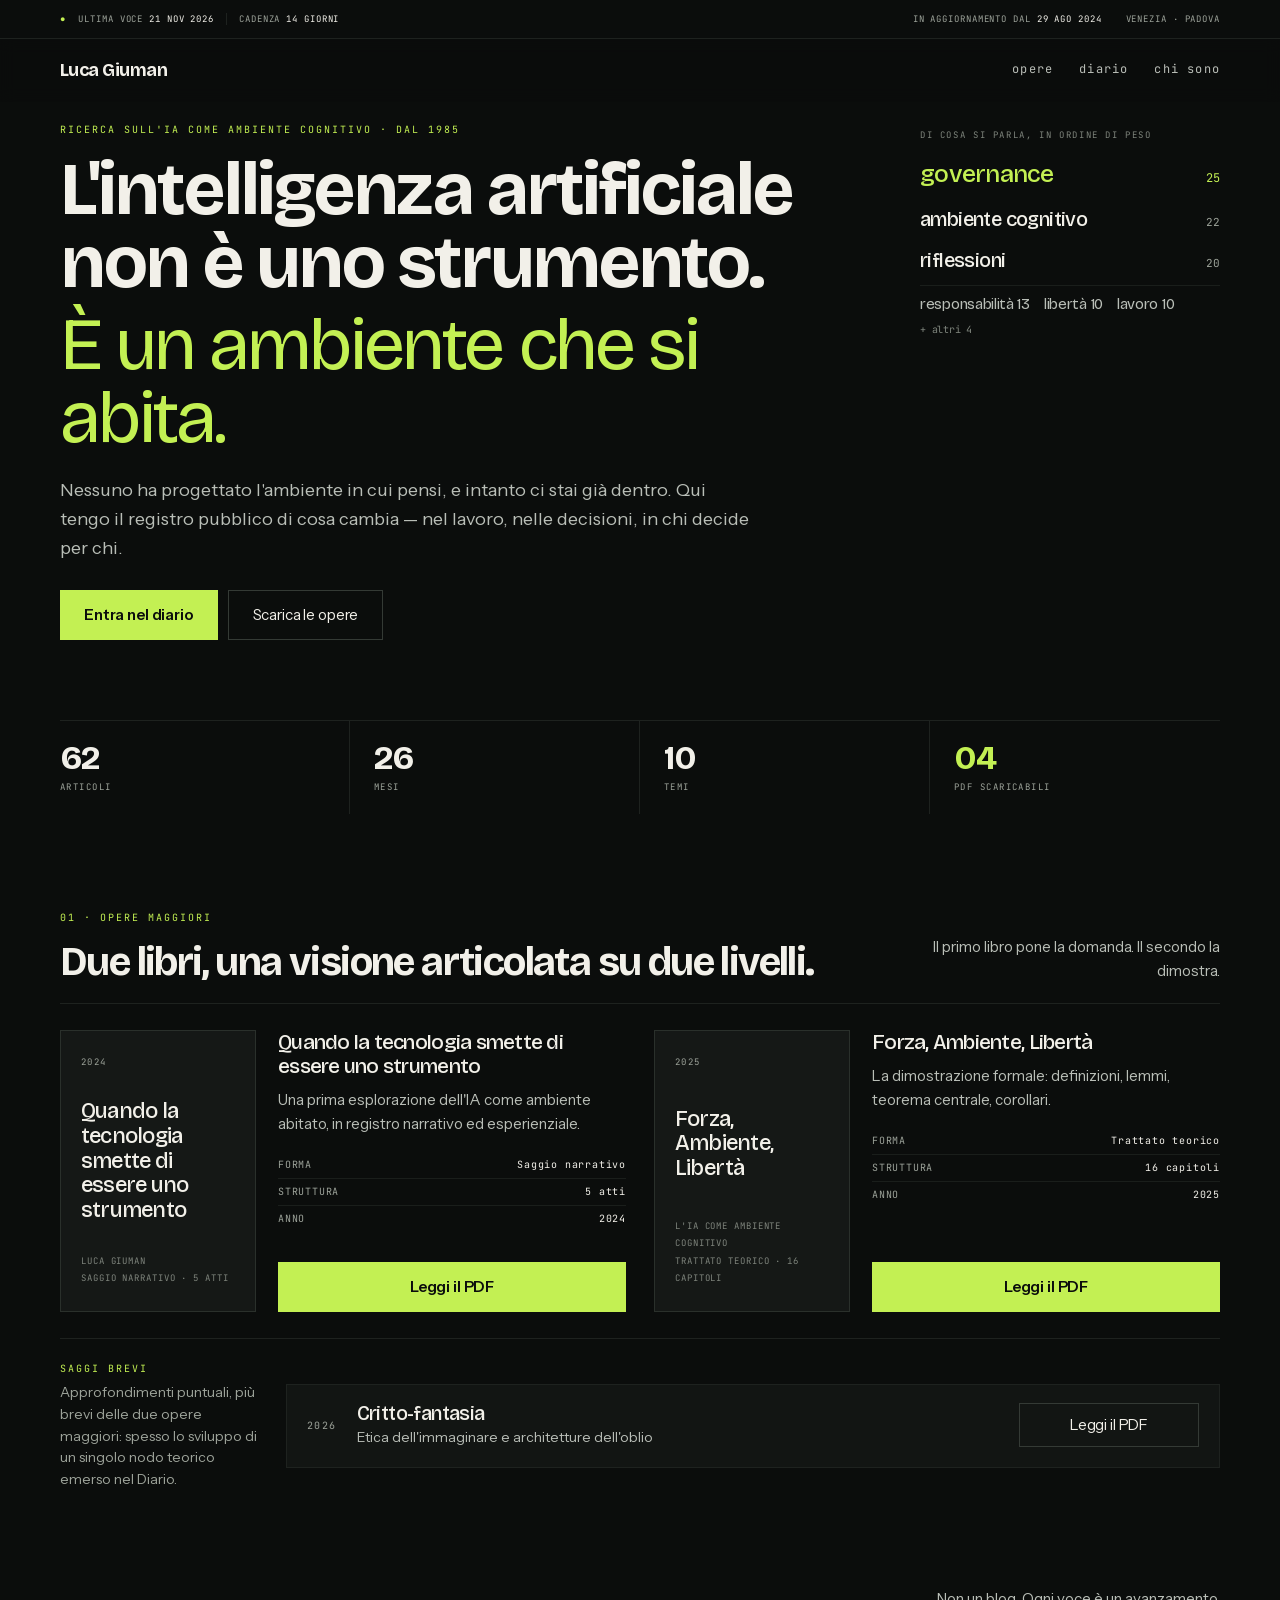
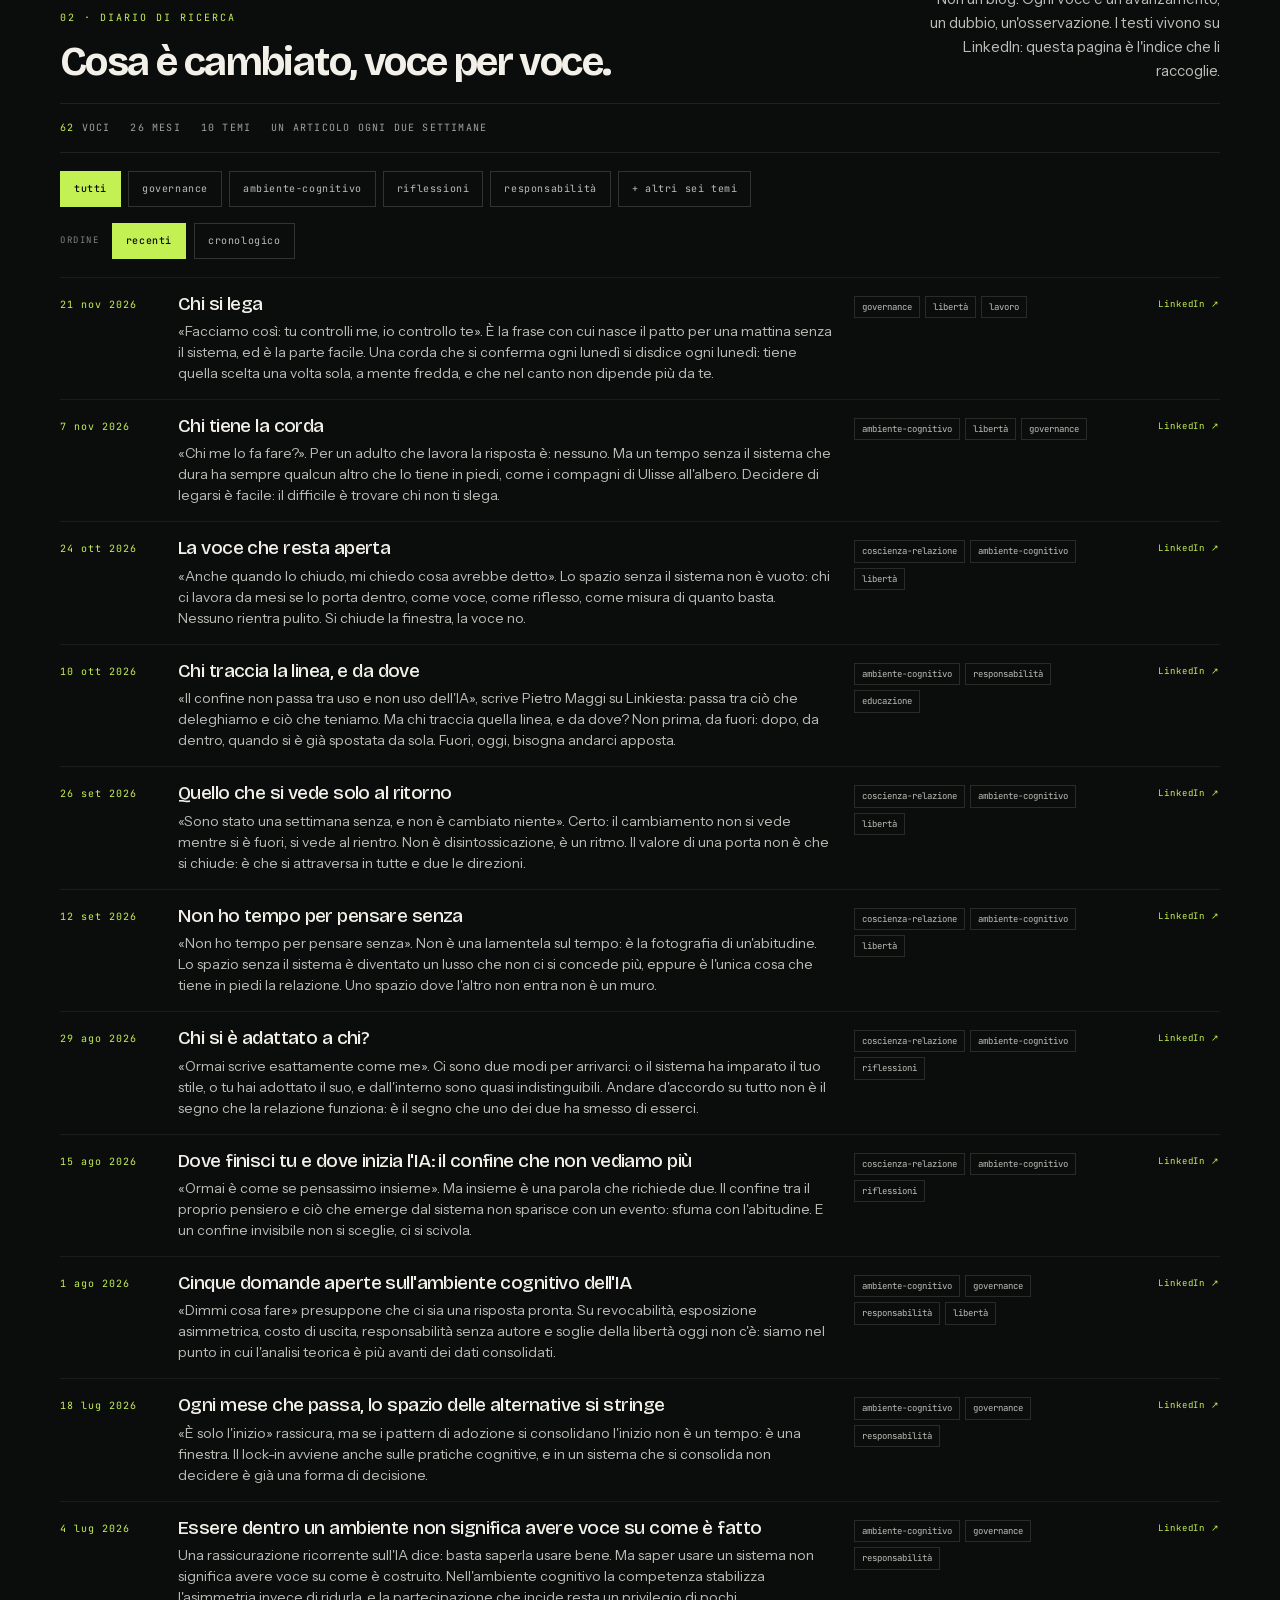
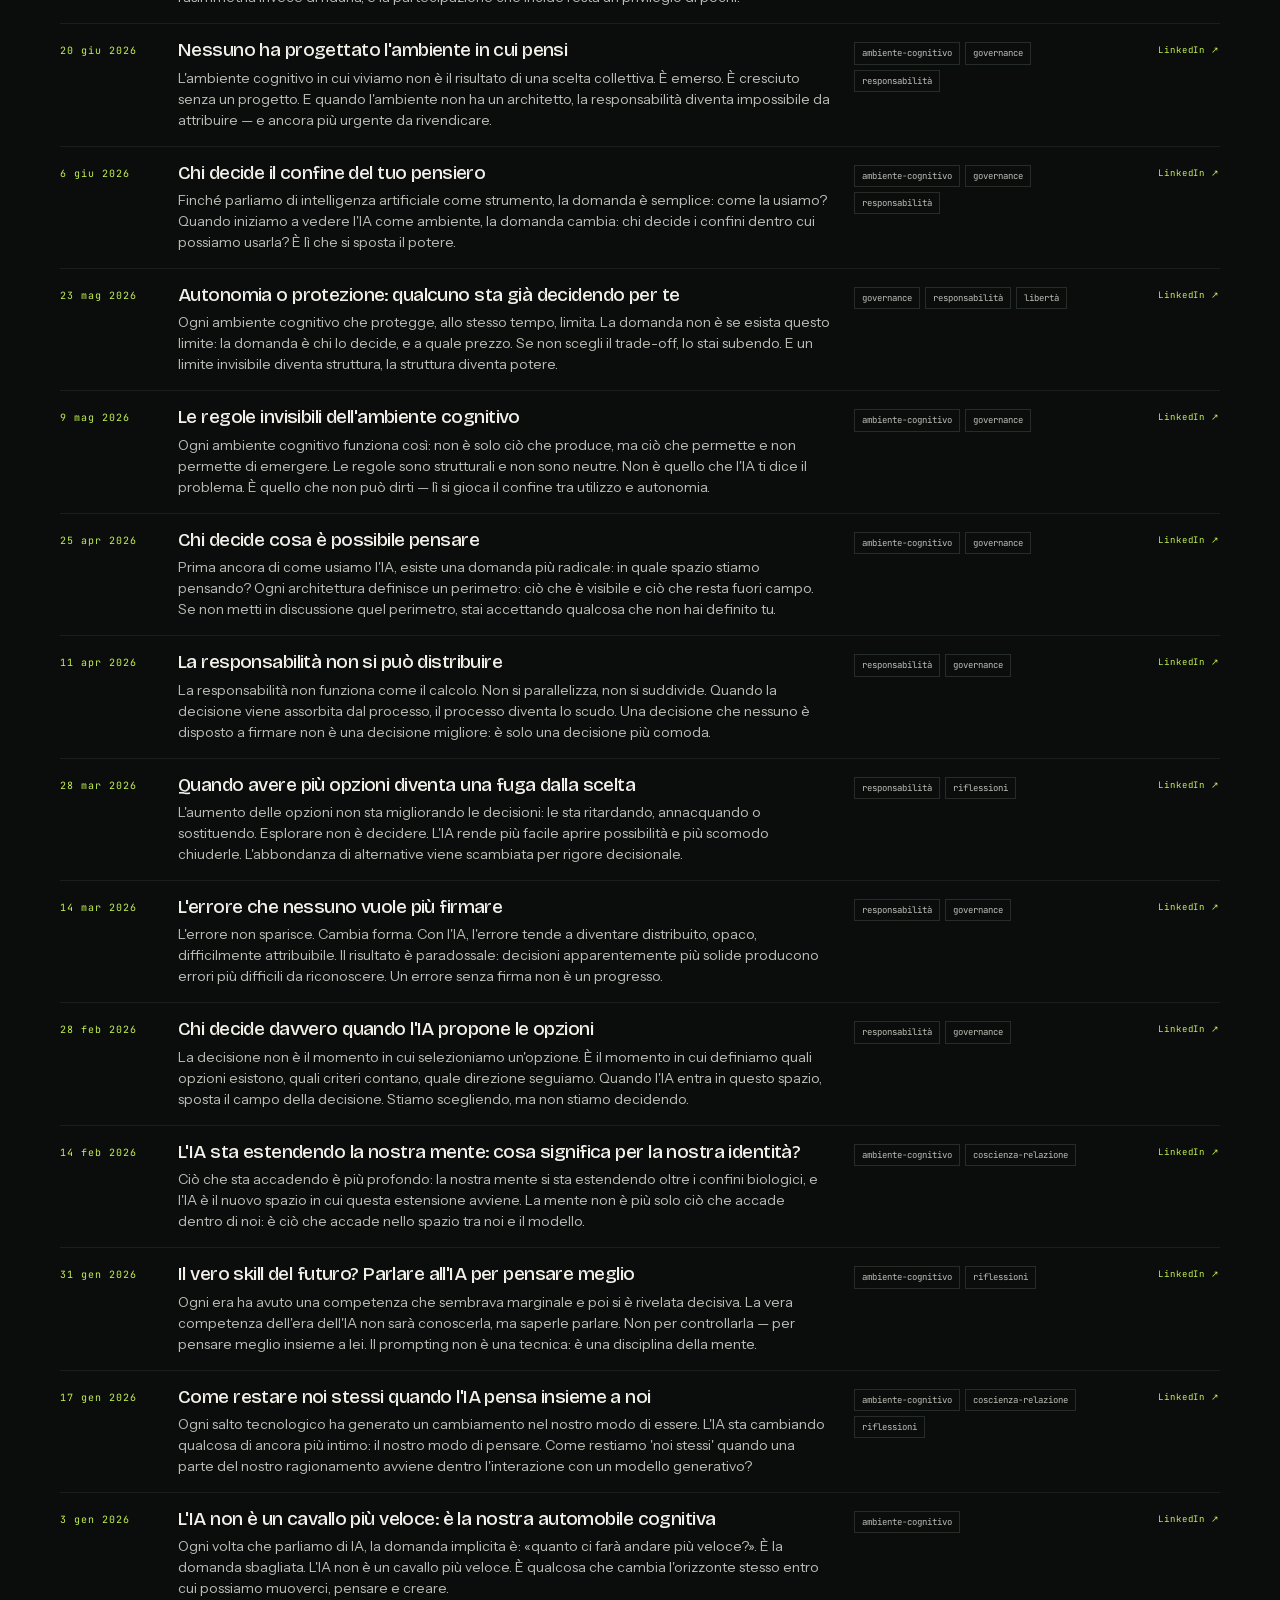
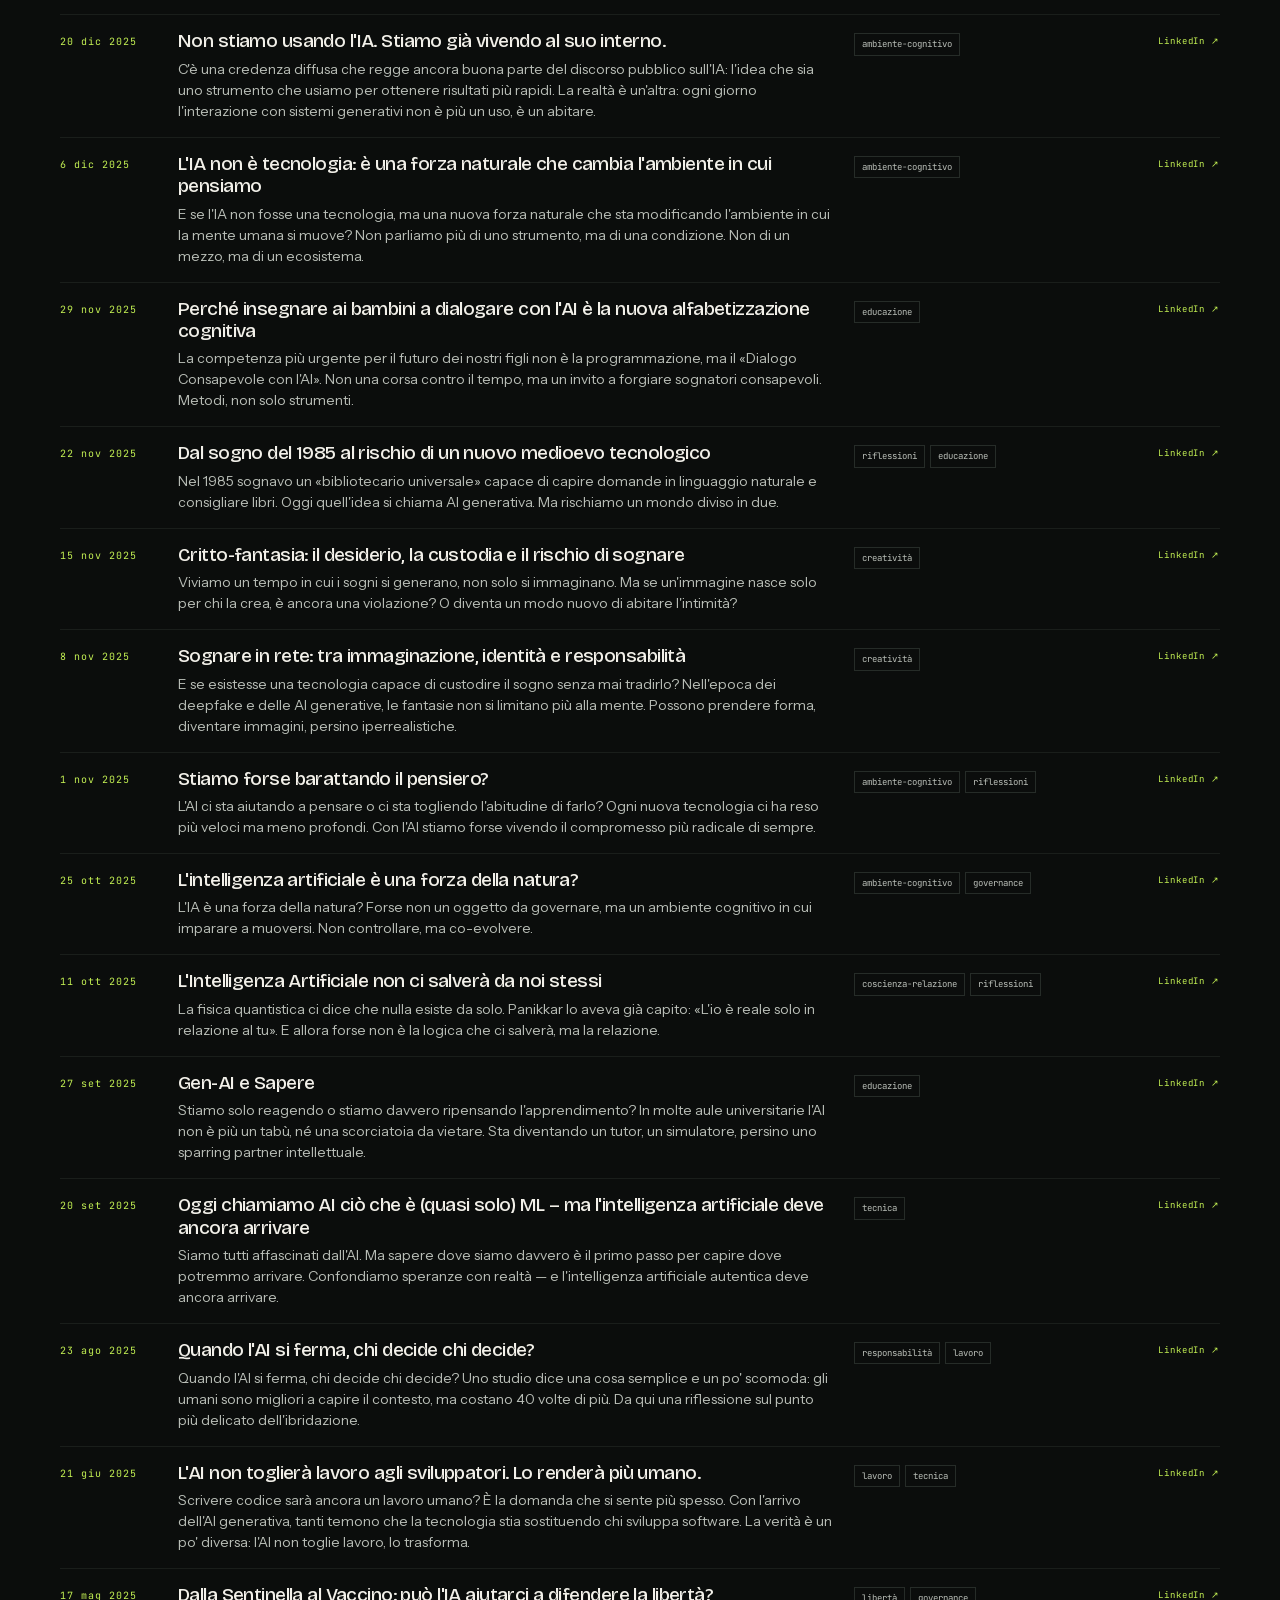
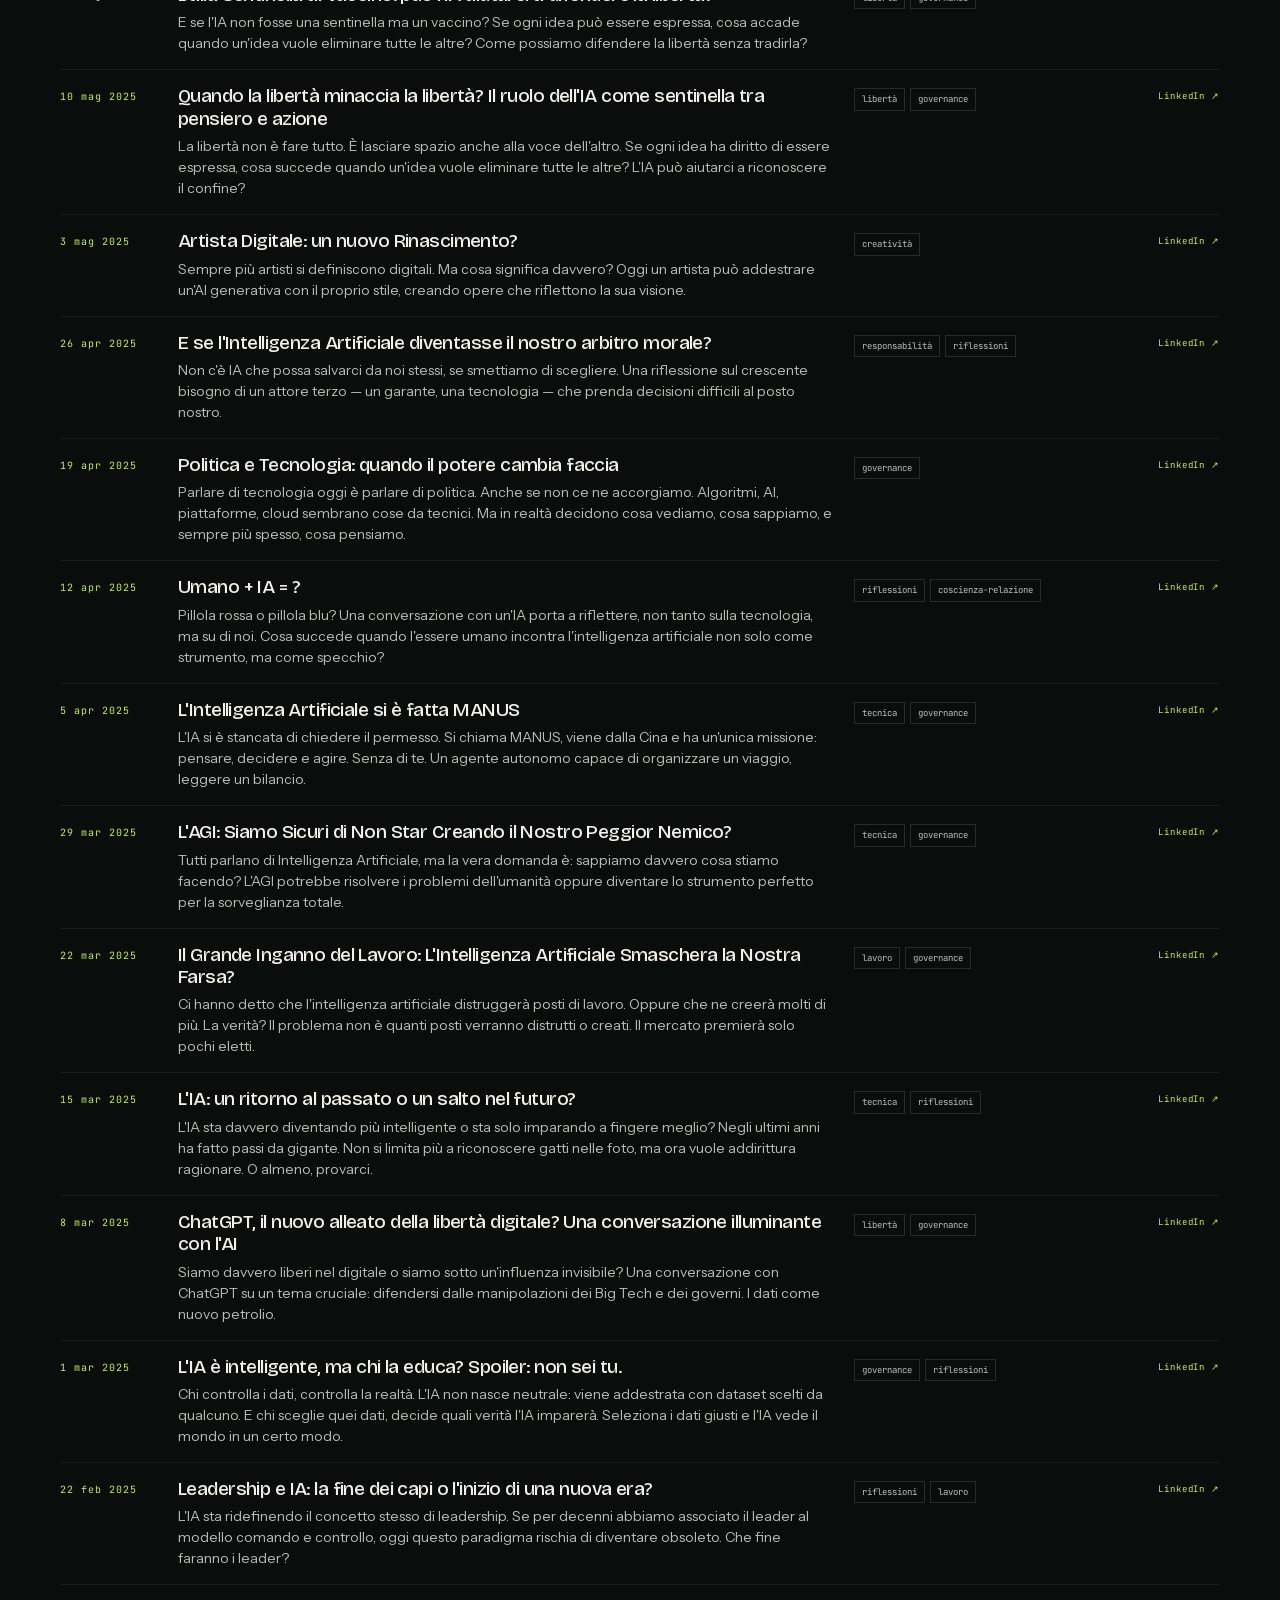
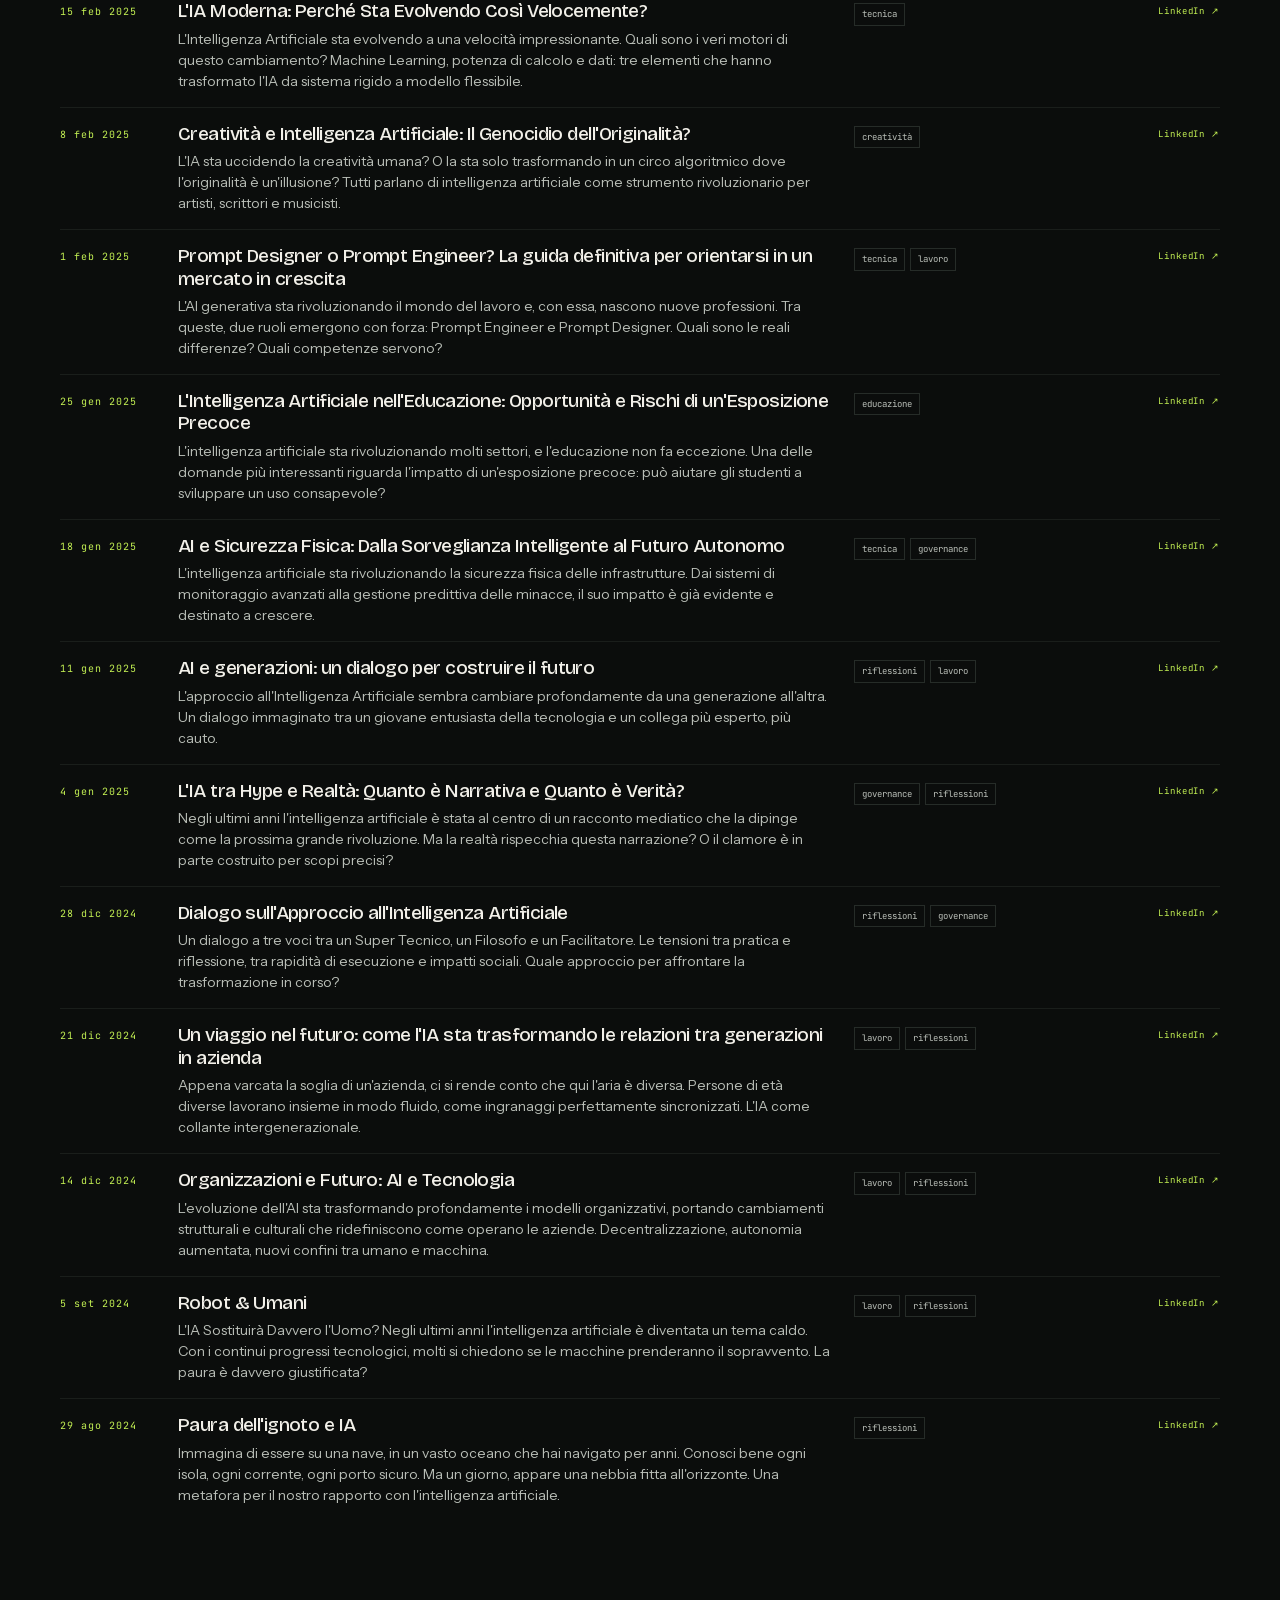
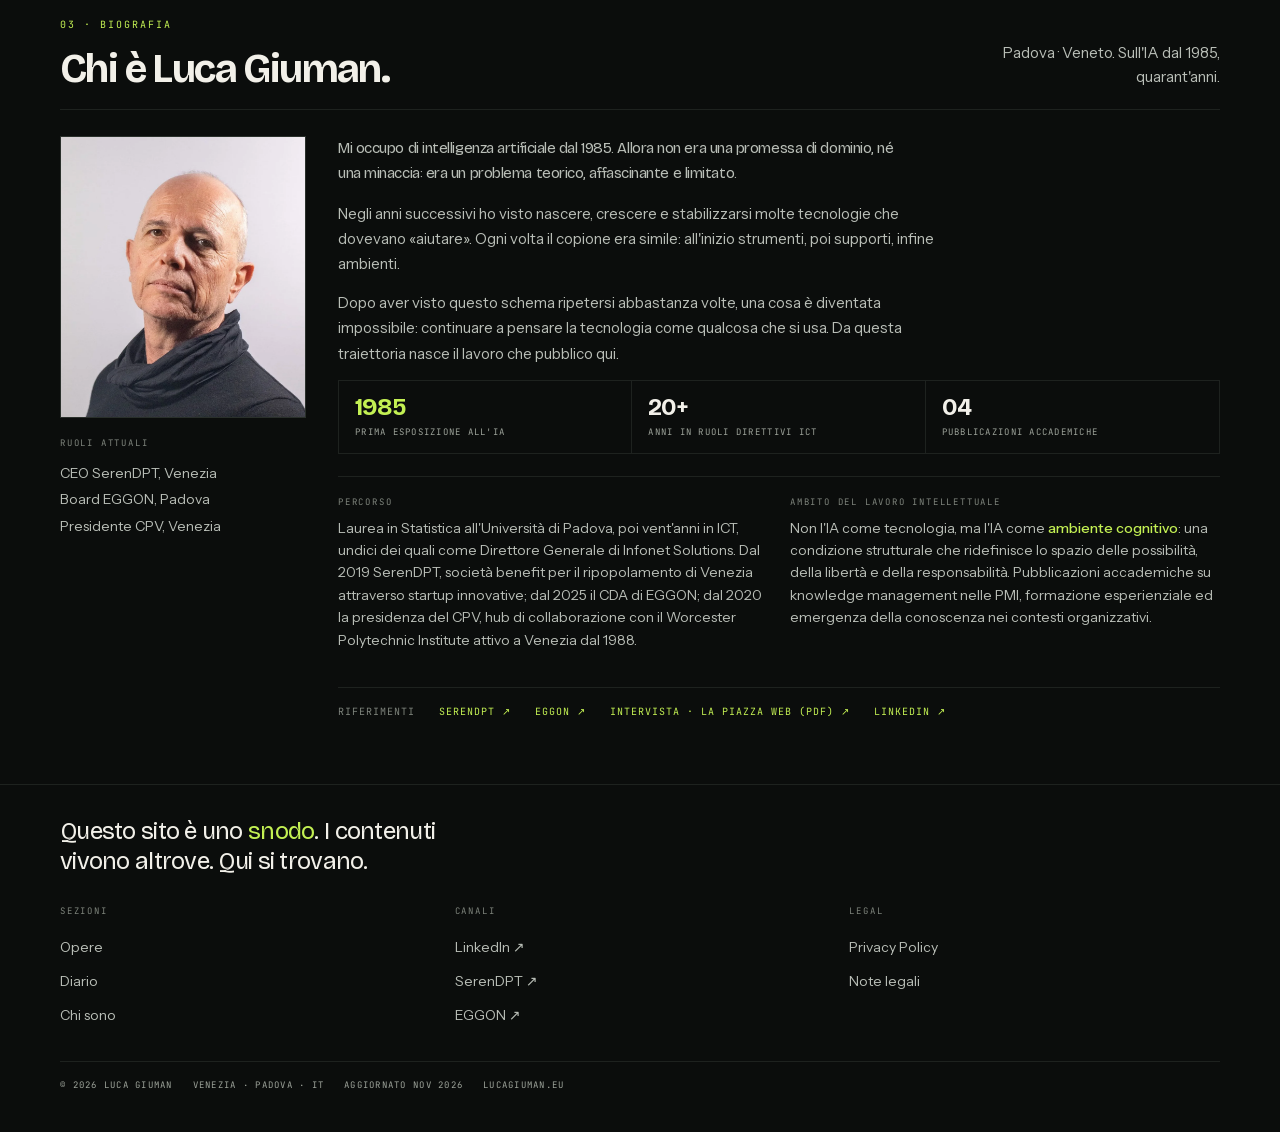
<file: index.html>
<!DOCTYPE html>
<html lang="it">
<head>
<!-- Basic Meta -->
<meta charset="UTF-8">
<meta name="viewport" content="width=device-width, initial-scale=1.0">
<meta http-equiv="X-UA-Compatible" content="IE=edge">

<!-- Primary SEO Meta Tags -->
<title>Luca Giuman — L'IA come ambiente cognitivo | Esperto IA a Padova e Venezia</title>
<meta name="title" content="Luca Giuman — L'IA come ambiente cognitivo | Esperto IA a Padova e Venezia">
<meta name="description" content="Luca Giuman si occupa di intelligenza artificiale dal 1985. CEO di SerenDPT, membro del CDA di EGGON, autore di due opere sull'IA come ambiente cognitivo.">
<meta name="author" content="Luca Giuman">
<meta name="keywords" content="Luca Giuman, intelligenza artificiale, IA, ambiente cognitivo, etica IA, governance IA, AI Italia, SerenDPT, EGGON, forza naturale intelligenza artificiale">
<meta name="language" content="Italian">
<meta name="robots" content="index, follow, max-image-preview:large, max-snippet:-1, max-video-preview:-1">
<meta name="googlebot" content="index, follow">
<meta name="theme-color" content="#0B0D0C">
<meta name="color-scheme" content="dark">

<!-- Canonical -->
<link rel="canonical" href="https://lucagiuman.eu/">

<!-- Hreflang -->
<link rel="alternate" hreflang="it" href="https://lucagiuman.eu/">
<link rel="alternate" hreflang="x-default" href="https://lucagiuman.eu/">

<!-- Open Graph -->
<meta property="og:type" content="website">
<meta property="og:url" content="https://lucagiuman.eu/">
<meta property="og:title" content="Luca Giuman — L'IA come ambiente cognitivo">
<meta property="og:description" content="Luca Giuman si occupa di intelligenza artificiale dal 1985. CEO di SerenDPT, membro del CDA di EGGON, autore di due opere sull'IA come ambiente cognitivo.">
<meta property="og:image" content="https://lucagiuman.eu/assets/og-image.png">
<meta property="og:image:width" content="1200">
<meta property="og:image:height" content="630">
<meta property="og:image:alt" content="Luca Giuman — L'IA come ambiente cognitivo">
<meta property="og:locale" content="it_IT">
<meta property="og:site_name" content="Luca Giuman">

<!-- Twitter -->
<meta name="twitter:card" content="summary_large_image">
<meta name="twitter:url" content="https://lucagiuman.eu/">
<meta name="twitter:title" content="Luca Giuman — L'IA come ambiente cognitivo">
<meta name="twitter:description" content="Luca Giuman si occupa di intelligenza artificiale dal 1985. CEO di SerenDPT, membro del CDA di EGGON, autore di due opere sull'IA come ambiente cognitivo.">
<meta name="twitter:image" content="https://lucagiuman.eu/assets/og-image.png">
<meta name="twitter:creator" content="@GiumanLuca">
<meta name="twitter:site" content="@GiumanLuca">

<!-- Favicon Set -->
<link rel="icon" type="image/x-icon" href="/assets/favicon.ico">
<link rel="icon" type="image/png" sizes="16x16" href="/assets/favicon-16x16.png">
<link rel="icon" type="image/png" sizes="32x32" href="/assets/favicon-32x32.png">
<link rel="icon" type="image/png" sizes="192x192" href="/assets/favicon-192x192.png">
<link rel="apple-touch-icon" sizes="180x180" href="/assets/apple-touch-icon.png">
<link rel="manifest" href="/manifest.json">

<!-- Schema.org Person -->
<script type="application/ld+json">
{
  "@context": "https://schema.org",
  "@type": "Person",
  "@id": "https://lucagiuman.eu/#person",
  "name": "Luca Giuman",
  "givenName": "Luca",
  "familyName": "Giuman",
  "url": "https://lucagiuman.eu/",
  "image": "https://lucagiuman.eu/assets/luca-giuman.png",
  "birthDate": "1962",
  "jobTitle": "Chief Executive Officer",
  "description": "Luca Giuman si occupa di intelligenza artificiale dal 1985. CEO di SerenDPT, membro del CDA di EGGON, autore di due opere sull'IA come ambiente cognitivo.",
  "worksFor": [
    {"@type": "Organization", "name": "SerenDPT", "url": "https://www.serendpt.net"},
    {"@type": "Organization", "name": "EGGON Srl", "url": "https://eggon.co"}
  ],
  "alumniOf": {"@type": "CollegeOrUniversity", "name": "Università degli Studi di Padova", "url": "https://www.unipd.it"},
  "address": {"@type": "PostalAddress", "addressLocality": "Padova", "addressRegion": "Veneto", "addressCountry": "IT"},
  "homeLocation": {
    "@type": "Place",
    "name": "Padova, Veneto",
    "geo": {"@type": "GeoCoordinates", "latitude": 45.4064, "longitude": 11.8768}
  },
  "workLocation": {
    "@type": "Place",
    "name": "Venezia, Veneto",
    "geo": {"@type": "GeoCoordinates", "latitude": 45.4408, "longitude": 12.3155}
  },
  "knowsAbout": ["Intelligenza Artificiale", "IA come ambiente cognitivo", "Etica IA", "Governance IA", "Filosofia della tecnologia"],
  "sameAs": ["https://it.linkedin.com/in/lucagiuman", "https://twitter.com/GiumanLuca"],
  "nationality": "Italian"
}
</script>

<!-- Schema.org WebSite -->
<script type="application/ld+json">
{
  "@context": "https://schema.org",
  "@type": "WebSite",
  "@id": "https://lucagiuman.eu/#website",
  "url": "https://lucagiuman.eu/",
  "name": "Luca Giuman",
  "description": "L'IA come ambiente cognitivo — Pensiero e ricerca sull'intelligenza artificiale dal 1985",
  "publisher": {"@id": "https://lucagiuman.eu/#person"},
  "dateModified": "2026-11-21",
  "inLanguage": "it-IT"
}
</script>

<!-- Schema.org Book 1 -->
<script type="application/ld+json">
{
  "@context": "https://schema.org",
  "@type": "CreativeWork",
  "additionalType": "Book",
  "@id": "https://lucagiuman.eu/#libro1",
  "name": "Quando la tecnologia smette di essere uno strumento",
  "alternativeHeadline": "Una prima esplorazione dell'IA come ambiente abitato",
  "author": {"@id": "https://lucagiuman.eu/#person"},
  "url": "https://lucagiuman.eu/pdf/libro-versione-1.pdf",
  "datePublished": "2024",
  "description": "Saggio narrativo in cinque atti. Una prima esplorazione dell'IA come ambiente abitato, in registro narrativo ed esperienziale.",
  "inLanguage": "it",
  "encodingFormat": "application/pdf",
  "isAccessibleForFree": true,
  "license": "https://lucagiuman.eu/note-legali/",
  "keywords": "intelligenza artificiale, ambiente cognitivo, etica IA"
}
</script>

<!-- Schema.org Book 2 -->
<script type="application/ld+json">
{
  "@context": "https://schema.org",
  "@type": "CreativeWork",
  "additionalType": "Book",
  "@id": "https://lucagiuman.eu/#libro2",
  "name": "Forza, Ambiente, Libertà",
  "alternativeHeadline": "L'IA come ambiente cognitivo",
  "author": {"@id": "https://lucagiuman.eu/#person"},
  "url": "https://lucagiuman.eu/pdf/forza-ambiente-liberta.pdf",
  "datePublished": "2025",
  "description": "Trattato teorico in sedici capitoli. La dimostrazione formale che l'IA opera come forza naturale e genera un ambiente cognitivo.",
  "inLanguage": "it",
  "encodingFormat": "application/pdf",
  "isAccessibleForFree": true,
  "license": "https://lucagiuman.eu/note-legali/",
  "keywords": "intelligenza artificiale, ambiente cognitivo, libertà, governance IA, responsabilità"
}
</script>

<!-- Schema.org Saggio breve: Critto-fantasia -->
<script type="application/ld+json">
{
  "@context": "https://schema.org",
  "@type": "CreativeWork",
  "@id": "https://lucagiuman.eu/#saggio-critto-fantasia",
  "name": "Critto-fantasia",
  "alternativeHeadline": "Etica dell'immaginare e architetture dell'oblio",
  "author": {"@id": "https://lucagiuman.eu/#person"},
  "url": "https://lucagiuman.eu/pdf/critto-fantasia.pdf",
  "datePublished": "2026-06",
  "description": "Saggio breve sull'etica dell'immaginazione digitale e sull'oblio come architettura intenzionale, con riferimenti a Nietzsche, Ricœur e Heidegger.",
  "inLanguage": "it",
  "encodingFormat": "application/pdf",
  "isAccessibleForFree": true,
  "license": "https://lucagiuman.eu/note-legali/",
  "isPartOf": {"@id": "https://lucagiuman.eu/#person"},
  "keywords": "intelligenza artificiale, ambiente cognitivo, etica, oblio, privacy"
}
</script>

<!-- Schema.org BreadcrumbList -->
<script type="application/ld+json">
{
  "@context": "https://schema.org",
  "@type": "BreadcrumbList",
  "itemListElement": [
    {"@type": "ListItem", "position": 1, "name": "Home", "item": "https://lucagiuman.eu/"},
    {"@type": "ListItem", "position": 2, "name": "Opere", "item": "https://lucagiuman.eu/#opere"},
    {"@type": "ListItem", "position": 3, "name": "Diario", "item": "https://lucagiuman.eu/#diario"},
    {"@type": "ListItem", "position": 4, "name": "Chi sono", "item": "https://lucagiuman.eu/#about"}
  ]
}
</script>


<!-- Schema.org Blog (Diario) -->
<script type="application/ld+json">
{
  "@context": "https://schema.org",
  "@type": "Blog",
  "@id": "https://lucagiuman.eu/#diario",
  "url": "https://lucagiuman.eu/#diario",
  "name": "Diario di ricerca sull'IA — Luca Giuman",
  "description": "Diario di ricerca pubblico sull'IA come ambiente cognitivo: un articolo ogni due settimane. I contenuti integrali sono pubblicati su LinkedIn.",
  "inLanguage": "it-IT",
  "author": {"@id": "https://lucagiuman.eu/#person"},
  "publisher": {"@id": "https://lucagiuman.eu/#person"},
  "dateModified": "2026-11-21",
  "about": ["Intelligenza Artificiale", "IA come ambiente cognitivo", "Governance IA", "Etica IA"]
}
</script>


<!-- Schema.org FAQPage -->
<script type="application/ld+json">
{
  "@context": "https://schema.org",
  "@type": "FAQPage",
  "mainEntity": [
    {
      "@type": "Question",
      "name": "Chi è Luca Giuman?",
      "acceptedAnswer": {
        "@type": "Answer",
        "text": "Luca Giuman è un esperto di intelligenza artificiale attivo dal 1985. È CEO di SerenDPT, membro del CDA di EGGON, e autore di due opere sull'IA come ambiente cognitivo. Vive e lavora tra Padova e Venezia, nel Veneto."
      }
    },
    {
      "@type": "Question",
      "name": "Di cosa si occupa Luca Giuman?",
      "acceptedAnswer": {
        "@type": "Answer",
        "text": "Luca Giuman sviluppa una tesi originale: l'intelligenza artificiale non è uno strumento ma un ambiente cognitivo che modifica lo spazio in cui pensiamo, decidiamo e agiamo. Ha pubblicato due opere su questo tema e produce articoli ogni due settimane su LinkedIn."
      }
    },
    {
      "@type": "Question",
      "name": "Cosa sono le opere di Luca Giuman sull'IA?",
      "acceptedAnswer": {
        "@type": "Answer",
        "text": "Luca Giuman ha pubblicato due opere in formato PDF: 'Quando la tecnologia smette di essere uno strumento' (2024), saggio narrativo in cinque atti, e 'Forza, Ambiente, Libertà' (2025), trattato teorico in sedici capitoli che dimostra formalmente come l'IA operi come forza naturale generando un ambiente cognitivo. Entrambe sono scaricabili gratuitamente."
      }
    },
    {
      "@type": "Question",
      "name": "Cosa si intende per IA come ambiente cognitivo?",
      "acceptedAnswer": {
        "@type": "Answer",
        "text": "L'IA come ambiente cognitivo è la tesi centrale del lavoro di Luca Giuman: l'intelligenza artificiale non è più uno strumento che usiamo, ma una condizione strutturale in cui siamo immersi. Come la gravità o il linguaggio, modifica le possibilità di pensiero, le decisioni possibili e il perimetro della libertà individuale."
      }
    },
    {
      "@type": "Question",
      "name": "Come contattare Luca Giuman?",
      "acceptedAnswer": {
        "@type": "Answer",
        "text": "Luca Giuman è raggiungibile via LinkedIn all'indirizzo linkedin.com/in/lucagiuman, oppure via email a gmnlcu.supervisor@gmail.com per richieste GDPR. Il suo lavoro intellettuale è pubblicato su lucagiuman.eu."
      }
    }
  ]
}
</script>

<!-- Fonts self-hosted — nessuna chiamata a CDN esterne -->
<link rel="stylesheet" href="/assets/fonts/fonts.css">
<link rel="preload" href="/assets/fonts/bricolage-grotesque-var.woff2" as="font" type="font/woff2" crossorigin>
<link rel="preload" href="/assets/fonts/instrument-sans-var.woff2" as="font" type="font/woff2" crossorigin>
<style>
/* ============================================================
   lucagiuman.eu — sistema visivo D · Soglia (21 ottobre 2026)
   Notturno ad alto contrasto, un solo accento.
   Mobile-first; breakpoint 480 / 768 / 1024 / 1280.
   ============================================================ */

:root {
  --bg: #0B0D0C;
  --surface: #151816;
  --surface-2: #121513;
  --border: #1E221F;
  --border-soft: #1A1E1B;
  --text: #F2F0E9;
  --text-muted: #B9BEB7;
  --text-dim: #9DA39A;
  --text-faint: #7E847C;
  --accent: #C3F053;
  --accent-soft: #D9F98C;
  --accent-ink: #0B0D0C;
  --display: 'Bricolage Grotesque', system-ui, -apple-system, sans-serif;
  --sans: 'Instrument Sans', system-ui, -apple-system, sans-serif;
  --mono: 'JetBrains Mono', ui-monospace, SFMono-Regular, monospace;
  --gutter: 20px;
  --maxw: 1240px;
}

*, *::before, *::after { box-sizing: border-box; }

html { -webkit-text-size-adjust: 100%; scroll-behavior: smooth; }

body {
  margin: 0;
  background: var(--bg);
  color: var(--text);
  font-family: var(--sans);
  font-size: 16px;
  line-height: 1.6;
  -webkit-font-smoothing: antialiased;
  text-rendering: optimizeLegibility;
}

@media (prefers-reduced-motion: reduce) {
  html { scroll-behavior: auto; }
  *, *::before, *::after { animation-duration: 0.01ms !important; transition-duration: 0.01ms !important; }
}

img { max-width: 100%; height: auto; display: block; }
h1, h2, h3, h4 { margin: 0; font-family: var(--display); font-weight: 700; letter-spacing: -0.04em; line-height: 1.02; }
p { margin: 0; }
ul { margin: 0; padding: 0; list-style: none; }
a { color: var(--accent); }
a:hover { color: var(--accent-soft); }
:focus-visible { outline: 2px solid var(--accent); outline-offset: 3px; }

.wrap { width: 100%; max-width: var(--maxw); margin: 0 auto; padding: 0 var(--gutter); }

.skip-link {
  position: absolute; left: -9999px; top: 0; z-index: 100;
  background: var(--accent); color: var(--accent-ink);
  padding: 12px 18px; font-family: var(--mono); font-size: 12px;
}
.skip-link:focus { left: 0; }

.eyebrow {
  font-family: var(--mono); font-size: 10px; letter-spacing: 0.2em;
  text-transform: uppercase; color: var(--accent); margin-bottom: 16px;
}

/* ---------- barra di stato ---------- */

.statusbar {
  border-bottom: 1px solid var(--border);
  font-family: var(--mono); font-size: 9px; letter-spacing: 0.1em;
  color: var(--text-dim); text-transform: uppercase;
}
.statusbar .wrap {
  display: flex; align-items: center; gap: 12px;
  min-height: 38px; flex-wrap: wrap; padding-top: 8px; padding-bottom: 8px;
}
.statusbar b { color: var(--text); font-weight: 400; }
.live-dot { color: var(--accent); }
.statusbar-sep { display: none; width: 1px; height: 12px; background: var(--border); }
.statusbar-right { display: none; margin-left: auto; gap: 24px; }

/* ---------- testata ---------- */

.site-header {
  position: sticky; top: 0; z-index: 50;
  background: rgba(11, 13, 12, 0.92);
  backdrop-filter: saturate(120%) blur(8px);
  border-bottom: 1px solid transparent;
  transition: border-color 0.3s;
}
.site-header.scrolled { border-bottom-color: var(--border); }
.site-header .wrap { display: flex; align-items: center; justify-content: space-between; min-height: 62px; }

.brand { font-family: var(--display); font-weight: 700; font-size: 18px; letter-spacing: -0.03em; color: var(--text); text-decoration: none; }

.nav-toggle {
  width: 44px; height: 44px; display: inline-flex; flex-direction: column;
  align-items: center; justify-content: center; gap: 5px;
  background: transparent; border: 1px solid var(--border); color: inherit; cursor: pointer; padding: 0;
}
.nav-toggle span { display: block; width: 18px; height: 1.5px; background: var(--text); }

.nav-list { display: none; }
.nav-list.mobile-open {
  display: flex; flex-direction: column; gap: 2px;
  position: absolute; left: 0; right: 0; top: 100%;
  background: var(--surface); border-top: 1px solid var(--border); border-bottom: 1px solid var(--border);
  padding: 8px var(--gutter) 14px;
}
.nav-list a {
  font-family: var(--mono); font-size: 12px; letter-spacing: 0.1em;
  color: var(--text-muted); text-decoration: none;
  display: flex; align-items: center; min-height: 44px;
}
.nav-list a:hover, .nav-list a.active { color: var(--accent); }

/* ---------- apertura ---------- */

.hero { padding: 26px var(--gutter) 0; }
.hero-claim { font-size: clamp(34px, 9vw, 74px); line-height: 0.98; }
.hero-claim .accent { display: block; font-weight: 400; color: var(--accent); margin-top: 10px; }
.hero-lede { margin-top: 22px; max-width: 58ch; font-size: 15px; line-height: 1.62; color: var(--text-muted); }

.actions { display: flex; flex-direction: column; gap: 10px; margin-top: 26px; }
.btn {
  display: flex; align-items: center; justify-content: center;
  min-height: 50px; padding: 0 24px; text-decoration: none;
  font-size: 15px; letter-spacing: -0.01em;
}
.btn-primary { background: var(--accent); color: var(--accent-ink); font-weight: 600; }
.btn-primary:hover { background: var(--accent-soft); color: var(--accent-ink); }
.btn-ghost { border: 1px solid #343A35; color: var(--text); }
.btn-ghost:hover { border-color: var(--text-dim); color: var(--text); }

/* pesi dei temi */

.temi { margin-top: 30px; padding-top: 20px; border-top: 1px solid var(--border); }
.temi-label { font-family: var(--mono); font-size: 9px; letter-spacing: 0.18em; text-transform: uppercase; color: var(--text-faint); margin-bottom: 12px; }
.tema-row { display: flex; align-items: baseline; justify-content: space-between; gap: 12px; margin-bottom: 9px; }
.tema-row .nome { font-family: var(--display); font-weight: 500; letter-spacing: -0.03em; }
.tema-row .n { font-family: var(--mono); font-size: 11px; color: var(--text-dim); }
.tema-1 .nome { font-size: 25px; color: var(--accent); }
.tema-1 .n { color: var(--accent); font-size: 12px; }
.tema-2 .nome { font-size: 20px; color: var(--text); }
.temi-minori { display: flex; flex-wrap: wrap; gap: 6px 14px; align-items: baseline; padding-top: 6px; border-top: 1px solid var(--border-soft); }
.temi-minori span { font-family: var(--display); font-weight: 400; font-size: 15px; letter-spacing: -0.02em; color: var(--text-muted); }
.temi-minori .piu { font-family: var(--mono); font-size: 10px; color: var(--text-faint); }

/* contatori */

.counters { display: grid; grid-template-columns: repeat(2, minmax(0, 1fr)); border-top: 1px solid var(--border); margin-top: 32px; }
.counter { padding: 16px var(--gutter) 16px 0; border-bottom: 1px solid var(--border); }
.counter:nth-child(odd) { padding-left: 0; padding-right: 16px; border-right: 1px solid var(--border); }
.counter:nth-child(even) { padding-left: 20px; }
.counter:nth-last-child(-n+2) { border-bottom: 0; }
.counter .num { font-family: var(--display); font-weight: 700; font-size: 30px; line-height: 1; letter-spacing: -0.04em; }
.counter.is-accent .num { color: var(--accent); }
.counter .lab { margin-top: 5px; font-family: var(--mono); font-size: 9px; letter-spacing: 0.16em; text-transform: uppercase; color: var(--text-dim); }

/* ---------- sezioni ---------- */

.section { padding: 56px var(--gutter) 0; }
.section-head { padding-bottom: 20px; border-bottom: 1px solid var(--border); }
.section-title { font-size: clamp(28px, 7vw, 40px); }
.section-aside { margin-top: 14px; font-size: 15px; line-height: 1.6; color: var(--text-muted); max-width: 46ch; }

/* ---------- opere ---------- */

.opere { display: grid; gap: 28px; margin-top: 26px; }
.opera { display: grid; gap: 20px; }
.opera-cover {
  background: var(--surface); border: 1px solid #2A302B;
  padding: 24px 20px; min-height: 260px;
  display: flex; flex-direction: column; justify-content: space-between;
}
.opera-cover .meta { display: flex; justify-content: space-between; font-family: var(--mono); font-size: 9px; letter-spacing: 0.14em; color: var(--text-dim); }
.opera-cover .titolo { font-family: var(--display); font-weight: 500; font-size: 22px; line-height: 1.12; letter-spacing: -0.035em; }
.opera-cover .piede { font-family: var(--mono); font-size: 9px; letter-spacing: 0.1em; color: var(--text-faint); line-height: 1.9; text-transform: uppercase; }
.opera-body { display: flex; flex-direction: column; }
.opera-body h3 { font-weight: 500; font-size: 21px; line-height: 1.16; letter-spacing: -0.035em; margin-bottom: 10px; }
.opera-body .desc { font-size: 15px; line-height: 1.6; color: var(--text-muted); margin-bottom: 16px; }
.specs { margin: 0 0 18px; font-family: var(--mono); font-size: 10px; letter-spacing: 0.08em; color: var(--text-dim); }
.specs > div { display: flex; justify-content: space-between; gap: 12px; padding: 5px 0; border-bottom: 1px solid var(--border-soft); }
.specs > div:last-child { border-bottom: 0; }
.specs dt { text-transform: uppercase; }
.specs dd { margin: 0; color: var(--text); }
.opera-body .btn { margin-top: auto; }

.saggio { margin-top: 26px; padding-top: 22px; border-top: 1px solid var(--border); }
.saggio-intro .k { font-family: var(--mono); font-size: 10px; letter-spacing: 0.2em; text-transform: uppercase; color: var(--accent); margin-bottom: 6px; }
.saggio-intro p { font-size: 14px; line-height: 1.55; color: var(--text-dim); }
.saggio-card {
  margin-top: 16px; background: var(--surface-2); border: 1px solid var(--border);
  padding: 18px 20px; display: flex; flex-direction: column; gap: 14px;
}
.saggio-card .anno { font-family: var(--mono); font-size: 10px; letter-spacing: 0.14em; color: var(--text-dim); }
.saggio-card h3 { font-weight: 500; font-size: 20px; letter-spacing: -0.03em; }
.saggio-card .sub { font-size: 14px; color: var(--text-muted); margin-top: 3px; }
.saggio-card .btn { align-self: flex-start; width: 100%; }

/* ---------- diario ---------- */

.diario-stats { display: flex; flex-wrap: wrap; gap: 8px 20px; padding: 16px 0; border-bottom: 1px solid var(--border); font-family: var(--mono); font-size: 10px; letter-spacing: 0.12em; text-transform: uppercase; color: var(--text-dim); }
.diario-stats b { color: var(--accent); font-weight: 400; }

.filters { display: flex; flex-wrap: wrap; gap: 7px; padding: 18px 0 6px; }
.filter-btn, .sort-btn {
  font-family: var(--mono); font-size: 10px; letter-spacing: 0.06em;
  min-height: 36px; padding: 6px 13px; cursor: pointer;
  border: 1px solid #2E3430; background: transparent; color: var(--text-muted);
}
.filter-btn:hover, .sort-btn:hover { border-color: var(--text-dim); color: var(--text); }
.filter-btn.active, .sort-btn.active { border-color: var(--accent); background: var(--accent); color: var(--accent-ink); font-weight: 500; }
.filter-extra { display: none; }
.filters.show-extra .filter-extra { display: inline-block; }

.sorting { display: flex; align-items: center; gap: 8px; padding: 10px 0 18px; }
.sorting .k { font-family: var(--mono); font-size: 9px; letter-spacing: 0.18em; text-transform: uppercase; color: var(--text-faint); margin-right: 4px; }

.article-row {
  display: grid; grid-template-columns: minmax(0, 1fr) auto; gap: 6px 12px;
  grid-template-areas: "date meta" "body body" "tags tags";
  padding: 15px 0; border-top: 1px solid var(--border-soft);
  text-decoration: none; color: inherit;
}
.article-row:hover { color: inherit; }
.article-row:hover .article-title { color: var(--accent); }
.article-date { grid-area: date; font-family: var(--mono); font-size: 10px; letter-spacing: 0.1em; color: var(--accent); white-space: nowrap; }
.article-meta { grid-area: meta; font-family: var(--mono); font-size: 9px; letter-spacing: 0.1em; color: var(--accent); white-space: nowrap; }
.article-body { grid-area: body; min-width: 0; }
.article-title { display: block; font-family: var(--display); font-weight: 500; font-size: 19px; line-height: 1.18; letter-spacing: -0.03em; color: var(--text); margin-bottom: 6px; }
.article-excerpt { display: block; font-size: 14px; line-height: 1.5; color: var(--text-muted); }
.article-tags { grid-area: tags; display: flex; flex-wrap: wrap; gap: 5px; }
.tag { font-family: var(--mono); font-size: 9px; color: var(--text-muted); border: 1px solid #262C28; padding: 3px 7px; }

/* ---------- chi sono ---------- */

.about-grid { display: grid; gap: 26px; margin-top: 26px; }
.about-side { display: flex; flex-direction: column; gap: 18px; }
.about-photo { width: 100%; max-width: 246px; aspect-ratio: 246 / 282; object-fit: cover; object-position: center top; border: 1px solid #2A302B; }
.about-side .k { font-family: var(--mono); font-size: 9px; letter-spacing: 0.2em; text-transform: uppercase; color: var(--text-faint); margin-bottom: 9px; }
.about-side li { font-size: 14px; line-height: 1.9; color: var(--text-muted); }
.about-lead { font-family: var(--display); font-weight: 400; font-size: clamp(20px, 5vw, 25px); line-height: 1.26; letter-spacing: -0.03em; margin-bottom: 16px; }
.about-body p { max-width: 62ch; font-size: 15px; line-height: 1.68; color: var(--text-muted); margin-bottom: 14px; }
.about-numbers { display: grid; grid-template-columns: repeat(3, minmax(0, 1fr)); border: 1px solid var(--border); margin: 8px 0 22px; }
.about-numbers > div { padding: 14px 16px; border-right: 1px solid var(--border); }
.about-numbers > div:last-child { border-right: 0; }
.about-numbers .num { font-family: var(--display); font-weight: 700; font-size: 24px; line-height: 1; letter-spacing: -0.04em; }
.about-numbers .is-accent { color: var(--accent); }
.about-numbers .lab { margin-top: 6px; font-family: var(--mono); font-size: 9px; letter-spacing: 0.14em; text-transform: uppercase; color: var(--text-dim); }
.about-cols { display: grid; gap: 22px; padding-top: 18px; border-top: 1px solid var(--border); }
.about-cols .k { font-family: var(--mono); font-size: 9px; letter-spacing: 0.2em; text-transform: uppercase; color: var(--text-faint); margin-bottom: 7px; }
.about-cols p { font-size: 14px; line-height: 1.6; color: var(--text-muted); max-width: none; }
.about-cols strong { color: var(--accent); font-weight: 500; }
.refs { display: flex; flex-wrap: wrap; gap: 14px 24px; align-items: center; margin-top: 22px; padding-top: 16px; border-top: 1px solid var(--border); font-family: var(--mono); font-size: 10px; letter-spacing: 0.1em; text-transform: uppercase; }
.refs .k { color: var(--text-faint); }
.refs a { text-decoration: none; }

/* ---------- piede ---------- */

.site-footer { margin-top: 64px; border-top: 1px solid var(--border); padding: 32px 0 40px; }
.footer-claim { font-family: var(--display); font-weight: 400; font-size: clamp(19px, 5vw, 24px); letter-spacing: -0.03em; line-height: 1.24; max-width: 30ch; }
.footer-claim .accent { color: var(--accent); }
.footer-cols { display: grid; gap: 24px; margin-top: 28px; }
.footer-cols .k { font-family: var(--mono); font-size: 9px; letter-spacing: 0.2em; text-transform: uppercase; color: var(--text-faint); margin-bottom: 10px; }
.footer-cols li { line-height: 2 }
.footer-cols a { font-size: 14px; color: var(--text-muted); text-decoration: none; }
.footer-cols a:hover { color: var(--accent); }
.footer-bottom { display: flex; flex-wrap: wrap; gap: 8px 20px; margin-top: 30px; padding-top: 16px; border-top: 1px solid var(--border); font-family: var(--mono); font-size: 9px; letter-spacing: 0.14em; text-transform: uppercase; color: var(--text-dim); }

/* ============================================================
   480 px
   ============================================================ */

@media (min-width: 480px) {
  :root { --gutter: 28px; }
  .statusbar-sep { display: block; }
  .hero { padding-top: 34px; }
  .counters { grid-template-columns: repeat(2, minmax(0, 1fr)); }
  .actions { flex-direction: row; flex-wrap: wrap; }
  .btn { flex: 0 1 auto; }
  .saggio-card .btn { width: auto; min-width: 180px; }
}

/* ============================================================
   768 px
   ============================================================ */

@media (min-width: 768px) {
  :root { --gutter: 36px; }
  body { font-size: 17px; }
  .statusbar-right { display: flex; }
  .section { padding-top: 76px; padding-left: var(--gutter); padding-right: var(--gutter); }
  .section-head { display: flex; align-items: flex-end; justify-content: space-between; gap: 32px; }
  .section-aside { margin-top: 0; text-align: right; max-width: 30ch; }
  .hero-lede { font-size: 17px; }
  .counters { grid-template-columns: repeat(4, minmax(0, 1fr)); }
  .counter { border-bottom: 0; border-right: 1px solid var(--border); padding: 20px 24px; }
  .counter:first-child { padding-left: 0; }
  .counter:last-child { border-right: 0; }
  .counter:nth-child(odd) { padding-left: 24px; padding-right: 24px; border-right: 1px solid var(--border); }
  .counter:nth-child(even) { padding-left: 24px; }
  .counter:first-child { padding-left: 0; }
  .counter .num { font-size: 34px; }
  .opere { grid-template-columns: repeat(2, minmax(0, 1fr)); }
  .opera { grid-template-columns: 196px minmax(0, 1fr); gap: 22px; }
  .opera-cover { min-height: 282px; }
  .saggio { display: grid; grid-template-columns: 200px minmax(0, 1fr); gap: 26px; align-items: center; }
  .saggio-card { margin-top: 0; flex-direction: row; align-items: center; gap: 20px; }
  .saggio-card .corpo { flex: 1 1 auto; min-width: 0; }
  .saggio-card .btn { min-height: 44px; width: auto; }
  .article-row {
    grid-template-columns: 96px minmax(0, 1fr) 90px; gap: 10px 22px;
    grid-template-areas: "date body meta" "date tags meta"; align-items: start;
  }
  .article-date { padding-top: 4px; }
  .article-meta { text-align: right; padding-top: 4px; }
  .about-grid { grid-template-columns: 246px minmax(0, 1fr); gap: 32px; }
  .about-cols { grid-template-columns: repeat(2, minmax(0, 1fr)); }
  .footer-cols { grid-template-columns: repeat(3, minmax(0, 1fr)); }
}

/* ============================================================
   1024 px
   ============================================================ */

@media (min-width: 1024px) {
  :root { --gutter: 40px; }
  .nav-toggle { display: none; }
  .nav-list { display: flex; gap: 26px; }
  .nav-list a { min-height: 0; }
  .hero { padding-top: 20px; display: grid; grid-template-columns: minmax(0, 1fr) 300px; gap: 48px; align-items: start; padding-left: var(--gutter); padding-right: var(--gutter); }
  .hero-main { min-width: 0; }
  .temi { margin-top: 0; padding-top: 6px; border-top: 0; }
  .counters { grid-column: 1 / -1; }
  .article-row {
    grid-template-columns: 96px minmax(0, 1fr) 254px 90px;
    grid-template-areas: "date body tags meta";
  }
  .article-tags { padding-top: 3px; align-content: flex-start; }
}

/* ============================================================
   1280 px
   ============================================================ */

@media (min-width: 1280px) {
  .hero-lede { font-size: 18px; }
  .section { padding-top: 96px; padding-left: var(--gutter); padding-right: var(--gutter); }
}
</style>
</head>
<body>

<a class="skip-link" href="#main">Salta al contenuto principale</a>

<div class="statusbar">
<div class="wrap">
<span class="live-dot" aria-hidden="true">&#9679;</span>
<span>Ultima voce <b id="status-ultima">21 nov 2026</b></span>
<span class="statusbar-sep" aria-hidden="true"></span>
<span>Cadenza <b>14 giorni</b></span>
<span class="statusbar-right">
<span>In aggiornamento dal <b>29 ago 2024</b></span>
<span>Venezia &middot; Padova</span>
</span>
</div>
</div>

<header class="site-header" id="header">
<div class="wrap">
<a class="brand" href="#intro">Luca Giuman</a>
<button type="button" class="nav-toggle" aria-label="Apri il menu" aria-expanded="false" aria-controls="navList" onclick="toggleMobileMenu(this)">
<span aria-hidden="true"></span>
<span aria-hidden="true"></span>
</button>
<nav id="navList" class="nav-list" aria-label="Sezioni del sito">
<a href="#opere" data-nav="opere">opere</a>
<a href="#diario" data-nav="diario">diario</a>
<a href="#about" data-nav="about">chi sono</a>
</nav>
</div>
</header>

<main id="main">

<section class="hero wrap" id="intro" data-section="00" data-title="Soglia">

<div class="hero-main">
<p class="eyebrow">Ricerca sull'IA come ambiente cognitivo &middot; dal 1985</p>

<h1 class="hero-claim">L'intelligenza artificiale non &egrave; uno strumento.<span class="accent">&Egrave; un ambiente che si abita.</span></h1>

<p class="hero-lede">Nessuno ha progettato l'ambiente in cui pensi, e intanto ci stai gi&agrave; dentro. Qui tengo il registro pubblico di cosa cambia &mdash; nel lavoro, nelle decisioni, in chi decide per chi.</p>

<div class="actions">
<a class="btn btn-primary" href="#diario">Entra nel diario</a>
<a class="btn btn-ghost" href="#opere">Scarica le opere</a>
</div>
</div>

<div class="temi" id="temi">
<p class="temi-label">Di cosa si parla, in ordine di peso</p>
<div id="temi-pesi">
<div class="tema-row tema-1"><span class="nome">governance</span><span class="n">25</span></div>
<div class="tema-row tema-2"><span class="nome">ambiente cognitivo</span><span class="n">22</span></div>
<div class="tema-row tema-2"><span class="nome">riflessioni</span><span class="n">20</span></div>
<div class="temi-minori">
<span>responsabilit&agrave; 13</span>
<span>libert&agrave; 10</span>
<span>lavoro 10</span>
<span class="piu">+ altri 4</span>
</div>
</div>
</div>

<div class="counters">
<div class="counter"><div class="num">62</div><div class="lab">articoli</div></div>
<div class="counter"><div class="num">26</div><div class="lab">mesi</div></div>
<div class="counter"><div class="num">10</div><div class="lab">temi</div></div>
<div class="counter is-accent"><div class="num">04</div><div class="lab">PDF scaricabili</div></div>
</div>

</section>

<section class="section wrap" id="opere" data-section="01" data-title="Opere">
<div class="section-head">
<div>
<p class="eyebrow">01 &middot; Opere maggiori</p>
<h2 class="section-title">Due libri, una visione articolata su due livelli.</h2>
</div>
<p class="section-aside">Il primo libro pone la domanda. Il secondo la dimostra.</p>
</div>

<div class="opere">

<article class="opera">
<div class="opera-cover">
<div class="meta"><span>2024</span></div>
<p class="titolo">Quando la tecnologia smette di essere uno strumento</p>
<p class="piede">Luca Giuman<br>Saggio narrativo &middot; 5 atti</p>
</div>
<div class="opera-body">
<h3>Quando la tecnologia smette di essere uno strumento</h3>
<p class="desc">Una prima esplorazione dell'IA come ambiente abitato, in registro narrativo ed esperienziale.</p>
<dl class="specs">
<div><dt>Forma</dt><dd>Saggio narrativo</dd></div>
<div><dt>Struttura</dt><dd>5 atti</dd></div>
<div><dt>Anno</dt><dd>2024</dd></div>
</dl>
<a class="btn btn-primary" href="/leggi.html?opera=libro-versione-1&amp;titolo=Quando%20la%20tecnologia%20smette%20di%20essere%20uno%20strumento">Leggi il PDF</a>
</div>
</article>

<article class="opera">
<div class="opera-cover">
<div class="meta"><span>2025</span></div>
<p class="titolo">Forza,<br>Ambiente,<br>Libert&agrave;</p>
<p class="piede">L'IA come ambiente cognitivo<br>Trattato teorico &middot; 16 capitoli</p>
</div>
<div class="opera-body">
<h3>Forza, Ambiente, Libert&agrave;</h3>
<p class="desc">La dimostrazione formale: definizioni, lemmi, teorema centrale, corollari.</p>
<dl class="specs">
<div><dt>Forma</dt><dd>Trattato teorico</dd></div>
<div><dt>Struttura</dt><dd>16 capitoli</dd></div>
<div><dt>Anno</dt><dd>2025</dd></div>
</dl>
<a class="btn btn-primary" href="/leggi.html?opera=forza-ambiente-liberta&amp;titolo=Forza,%20Ambiente,%20Libert%C3%A0">Leggi il PDF</a>
</div>
</article>

</div>

<div class="saggio">
<div class="saggio-intro">
<p class="k">Saggi brevi</p>
<p>Approfondimenti puntuali, pi&ugrave; brevi delle due opere maggiori: spesso lo sviluppo di un singolo nodo teorico emerso nel Diario.</p>
</div>
<div class="saggio-card">
<span class="anno">2026</span>
<div class="corpo">
<h3>Critto-fantasia</h3>
<p class="sub">Etica dell'immaginare e architetture dell'oblio</p>
</div>
<a class="btn btn-ghost" href="/leggi.html?opera=critto-fantasia&amp;titolo=Critto-fantasia">Leggi il PDF</a>
</div>
</div>
</section>

<section class="section wrap" id="diario" data-section="02" data-title="Diario">
<div class="section-head">
<div>
<p class="eyebrow">02 &middot; Diario di ricerca</p>
<h2 class="section-title">Cosa &egrave; cambiato, voce per voce.</h2>
</div>
<p class="section-aside">Non un blog. Ogni voce &egrave; un avanzamento, un dubbio, un'osservazione. I testi vivono su LinkedIn: questa pagina &egrave; l'indice che li raccoglie.</p>
</div>

<div class="diario-stats">
<span><b id="stat-voci">62</b> voci</span>
<span>26 mesi</span>
<span>10 temi</span>
<span>Un articolo ogni due settimane</span>
</div>

<div class="filters" id="filters">
<button type="button" class="filter-btn active" data-tag="all">tutti</button>
<button type="button" class="filter-btn" data-tag="governance">governance</button>
<button type="button" class="filter-btn" data-tag="ambiente-cognitivo">ambiente-cognitivo</button>
<button type="button" class="filter-btn" data-tag="riflessioni">riflessioni</button>
<button type="button" class="filter-btn" data-tag="responsabilit&agrave;">responsabilit&agrave;</button>
<button type="button" class="filter-btn filter-extra" data-tag="lavoro">lavoro</button>
<button type="button" class="filter-btn filter-extra" data-tag="tecnica">tecnica</button>
<button type="button" class="filter-btn filter-extra" data-tag="coscienza-relazione">coscienza-relazione</button>
<button type="button" class="filter-btn filter-extra" data-tag="libert&agrave;">libert&agrave;</button>
<button type="button" class="filter-btn filter-extra" data-tag="educazione">educazione</button>
<button type="button" class="filter-btn filter-extra" data-tag="creativit&agrave;">creativit&agrave;</button>
<button type="button" class="sort-btn" id="toggle-extra" onclick="toggleExtraFilters(this)" aria-expanded="false">+ altri sei temi</button>
</div>

<div class="sorting">
<span class="k">Ordine</span>
<button type="button" class="sort-btn active" data-sort="desc">recenti</button>
<button type="button" class="sort-btn" data-sort="asc">cronologico</button>
</div>

<div id="all-articles"></div>
</section>

<section class="section wrap" id="about" data-section="03" data-title="Chi sono">
<div class="section-head">
<div>
<p class="eyebrow">03 &middot; Biografia</p>
<h2 class="section-title">Chi &egrave; Luca Giuman.</h2>
</div>
<p class="section-aside">Padova &middot; Veneto. Sull'IA dal 1985, quarant'anni.</p>
</div>

<div class="about-grid">

<div class="about-side">
<picture>
<source srcset="/assets/luca-giuman.webp" type="image/webp">
<img class="about-photo" src="/assets/luca-giuman.png" alt="Ritratto di Luca Giuman" width="246" height="282" loading="lazy">
</picture>
<div>
<p class="k">Ruoli attuali</p>
<ul>
<li>CEO SerenDPT, Venezia</li>
<li>Board EGGON, Padova</li>
<li>Presidente CPV, Venezia</li>
</ul>
</div>
</div>

<div class="about-body">
<p class="about-lead">Mi occupo di intelligenza artificiale dal 1985. Allora non era una promessa di dominio, n&eacute; una minaccia: era un problema teorico, affascinante e limitato.</p>

<p>Negli anni successivi ho visto nascere, crescere e stabilizzarsi molte tecnologie che dovevano &laquo;aiutare&raquo;. Ogni volta il copione era simile: all'inizio strumenti, poi supporti, infine ambienti.</p>

<p>Dopo aver visto questo schema ripetersi abbastanza volte, una cosa &egrave; diventata impossibile: continuare a pensare la tecnologia come qualcosa che si usa. Da questa traiettoria nasce il lavoro che pubblico qui.</p>

<div class="about-numbers">
<div><div class="num is-accent">1985</div><div class="lab">prima esposizione all'IA</div></div>
<div><div class="num">20+</div><div class="lab">anni in ruoli direttivi ICT</div></div>
<div><div class="num">04</div><div class="lab">pubblicazioni accademiche</div></div>
</div>

<div class="about-cols">
<div>
<p class="k">Percorso</p>
<p>Laurea in Statistica all'Universit&agrave; di Padova, poi vent'anni in ICT, undici dei quali come Direttore Generale di Infonet Solutions. Dal 2019 SerenDPT, societ&agrave; benefit per il ripopolamento di Venezia attraverso startup innovative; dal 2025 il CDA di EGGON; dal 2020 la presidenza del CPV, hub di collaborazione con il Worcester Polytechnic Institute attivo a Venezia dal 1988.</p>
</div>
<div>
<p class="k">Ambito del lavoro intellettuale</p>
<p>Non l'IA come tecnologia, ma l'IA come <strong>ambiente cognitivo</strong>: una condizione strutturale che ridefinisce lo spazio delle possibilit&agrave;, della libert&agrave; e della responsabilit&agrave;. Pubblicazioni accademiche su knowledge management nelle PMI, formazione esperienziale ed emergenza della conoscenza nei contesti organizzativi.</p>
</div>
</div>

<div class="refs">
<span class="k">Riferimenti</span>
<a href="https://serendpt.net" target="_blank" rel="noopener">SerenDPT &#8599;</a>
<a href="https://eggon.co" target="_blank" rel="noopener">EGGON &#8599;</a>
<a href="/leggi.html?opera=intervista-la-piazza-web&amp;titolo=Intervista%20%C2%B7%20La%20Piazza%20Web">Intervista &middot; La Piazza Web (PDF) &#8599;</a>
<a href="https://it.linkedin.com/in/lucagiuman" target="_blank" rel="noopener">LinkedIn &#8599;</a>
</div>
</div>

</div>
</section>

</main>

<footer class="site-footer">
<div class="wrap">
<p class="footer-claim">Questo sito &egrave; uno <span class="accent">snodo</span>. I contenuti vivono altrove. Qui si trovano.</p>

<div class="footer-cols">
<div>
<p class="k">Sezioni</p>
<ul>
<li><a href="#opere">Opere</a></li>
<li><a href="#diario">Diario</a></li>
<li><a href="#about">Chi sono</a></li>
</ul>
</div>
<div>
<p class="k">Canali</p>
<ul>
<li><a href="https://it.linkedin.com/in/lucagiuman" target="_blank" rel="noopener">LinkedIn &#8599;</a></li>
<li><a href="https://serendpt.net" target="_blank" rel="noopener">SerenDPT &#8599;</a></li>
<li><a href="https://eggon.co" target="_blank" rel="noopener">EGGON &#8599;</a></li>
</ul>
</div>
<div>
<p class="k">Legal</p>
<ul>
<li><a href="/privacy/">Privacy Policy</a></li>
<li><a href="/note-legali/">Note legali</a></li>
</ul>
</div>
</div>

<div class="footer-bottom">
<span>&copy; 2026 Luca Giuman</span>
<span>Venezia &middot; Padova &middot; IT</span>
<span>Aggiornato <time datetime="2026-11-21">nov 2026</time></span>
<span>lucagiuman.eu</span>
</div>
</div>
</footer>

<script>
const articles = [
  { data: "2024-08-29", titolo: "Paura dell'ignoto e IA", estratto: "Immagina di essere su una nave, in un vasto oceano che hai navigato per anni. Conosci bene ogni isola, ogni corrente, ogni porto sicuro. Ma un giorno, appare una nebbia fitta all'orizzonte. Una metafora per il nostro rapporto con l'intelligenza artificiale.", tag: ["riflessioni"], url: "https://www.linkedin.com/pulse/paura-dellignoto-e-ia-luca-giuman-bbdve" },
  { data: "2024-09-05", titolo: "Robot & Umani", estratto: "L'IA Sostituirà Davvero l'Uomo? Negli ultimi anni l'intelligenza artificiale è diventata un tema caldo. Con i continui progressi tecnologici, molti si chiedono se le macchine prenderanno il sopravvento. La paura è davvero giustificata?", tag: ["lavoro", "riflessioni"], url: "https://www.linkedin.com/pulse/robot-umani-luca-giuman-xf32f" },
  { data: "2024-12-14", titolo: "Organizzazioni e Futuro: AI e Tecnologia", estratto: "L'evoluzione dell'AI sta trasformando profondamente i modelli organizzativi, portando cambiamenti strutturali e culturali che ridefiniscono come operano le aziende. Decentralizzazione, autonomia aumentata, nuovi confini tra umano e macchina.", tag: ["lavoro", "riflessioni"], url: "https://www.linkedin.com/pulse/organizzazioni-e-futuro-ai-tecnologia-luca-giuman-sk2of" },
  { data: "2024-12-21", titolo: "Un viaggio nel futuro: come l'IA sta trasformando le relazioni tra generazioni in azienda", estratto: "Appena varcata la soglia di un'azienda, ci si rende conto che qui l'aria è diversa. Persone di età diverse lavorano insieme in modo fluido, come ingranaggi perfettamente sincronizzati. L'IA come collante intergenerazionale.", tag: ["lavoro", "riflessioni"], url: "https://www.linkedin.com/pulse/un-viaggio-nel-futuro-come-lia-sta-trasformando-le-relazioni-giuman-asxqe" },
  { data: "2024-12-28", titolo: "Dialogo sull'Approccio all'Intelligenza Artificiale", estratto: "Un dialogo a tre voci tra un Super Tecnico, un Filosofo e un Facilitatore. Le tensioni tra pratica e riflessione, tra rapidità di esecuzione e impatti sociali. Quale approccio per affrontare la trasformazione in corso?", tag: ["riflessioni", "governance"], url: "https://www.linkedin.com/pulse/dialogo-sullapproccio-allintelligenza-artificiale-luca-giuman-sy4gf" },
  { data: "2025-01-04", titolo: "L'IA tra Hype e Realtà: Quanto è Narrativa e Quanto è Verità?", estratto: "Negli ultimi anni l'intelligenza artificiale è stata al centro di un racconto mediatico che la dipinge come la prossima grande rivoluzione. Ma la realtà rispecchia questa narrazione? O il clamore è in parte costruito per scopi precisi?", tag: ["governance", "riflessioni"], url: "https://www.linkedin.com/pulse/lia-tra-hype-e-realt%C3%A0-quanto-%C3%A8-narrativa-verit%C3%A0-luca-giuman-dw2cf" },
  { data: "2025-01-11", titolo: "AI e generazioni: un dialogo per costruire il futuro", estratto: "L'approccio all'Intelligenza Artificiale sembra cambiare profondamente da una generazione all'altra. Un dialogo immaginato tra un giovane entusiasta della tecnologia e un collega più esperto, più cauto.", tag: ["riflessioni", "lavoro"], url: "https://www.linkedin.com/pulse/ai-e-generazioni-un-dialogo-per-costruire-il-futuro-luca-giuman-1jcwf" },
  { data: "2025-01-18", titolo: "AI e Sicurezza Fisica: Dalla Sorveglianza Intelligente al Futuro Autonomo", estratto: "L'intelligenza artificiale sta rivoluzionando la sicurezza fisica delle infrastrutture. Dai sistemi di monitoraggio avanzati alla gestione predittiva delle minacce, il suo impatto è già evidente e destinato a crescere.", tag: ["tecnica", "governance"], url: "https://www.linkedin.com/pulse/ai-e-sicurezza-fisica-dalla-sorveglianza-intelligente-luca-giuman-ftf0f" },
  { data: "2025-01-25", titolo: "L'Intelligenza Artificiale nell'Educazione: Opportunità e Rischi di un'Esposizione Precoce", estratto: "L'intelligenza artificiale sta rivoluzionando molti settori, e l'educazione non fa eccezione. Una delle domande più interessanti riguarda l'impatto di un'esposizione precoce: può aiutare gli studenti a sviluppare un uso consapevole?", tag: ["educazione"], url: "https://www.linkedin.com/pulse/lintelligenza-artificiale-nelleducazione-opportunit%C3%A0-e-luca-giuman-lyqdf" },
  { data: "2025-02-01", titolo: "Prompt Designer o Prompt Engineer? La guida definitiva per orientarsi in un mercato in crescita", estratto: "L'AI generativa sta rivoluzionando il mondo del lavoro e, con essa, nascono nuove professioni. Tra queste, due ruoli emergono con forza: Prompt Engineer e Prompt Designer. Quali sono le reali differenze? Quali competenze servono?", tag: ["tecnica", "lavoro"], url: "https://www.linkedin.com/pulse/prompt-designer-o-engineer-la-guida-definitiva-per-un-luca-giuman-tbzgf" },
  { data: "2025-02-08", titolo: "Creatività e Intelligenza Artificiale: Il Genocidio dell'Originalità?", estratto: "L'IA sta uccidendo la creatività umana? O la sta solo trasformando in un circo algoritmico dove l'originalità è un'illusione? Tutti parlano di intelligenza artificiale come strumento rivoluzionario per artisti, scrittori e musicisti.", tag: ["creatività"], url: "https://www.linkedin.com/pulse/creativit%C3%A0-e-intelligenza-artificiale-il-genocidio-luca-giuman-pmgpf" },
  { data: "2025-02-15", titolo: "L'IA Moderna: Perché Sta Evolvendo Così Velocemente?", estratto: "L'Intelligenza Artificiale sta evolvendo a una velocità impressionante. Quali sono i veri motori di questo cambiamento? Machine Learning, potenza di calcolo e dati: tre elementi che hanno trasformato l'IA da sistema rigido a modello flessibile.", tag: ["tecnica"], url: "https://www.linkedin.com/pulse/lia-moderna-perch%C3%A9-sta-evolvendo-cos%C3%AC-velocemente-luca-giuman-9hrsf" },
  { data: "2025-02-22", titolo: "Leadership e IA: la fine dei capi o l'inizio di una nuova era?", estratto: "L'IA sta ridefinendo il concetto stesso di leadership. Se per decenni abbiamo associato il leader al modello comando e controllo, oggi questo paradigma rischia di diventare obsoleto. Che fine faranno i leader?", tag: ["riflessioni", "lavoro"], url: "https://www.linkedin.com/pulse/leadership-e-ia-la-fine-dei-capi-o-linizio-di-una-nuova-luca-giuman-nn0rf" },
  { data: "2025-03-01", titolo: "L'IA è intelligente, ma chi la educa? Spoiler: non sei tu.", estratto: "Chi controlla i dati, controlla la realtà. L'IA non nasce neutrale: viene addestrata con dataset scelti da qualcuno. E chi sceglie quei dati, decide quali verità l'IA imparerà. Seleziona i dati giusti e l'IA vede il mondo in un certo modo.", tag: ["governance", "riflessioni"], url: "https://www.linkedin.com/pulse/lia-%C3%A8-intelligente-ma-chi-la-educa-spoiler-non-sei-tu-luca-giuman-ai5lf" },
  { data: "2025-03-08", titolo: "ChatGPT, il nuovo alleato della libertà digitale? Una conversazione illuminante con l'AI", estratto: "Siamo davvero liberi nel digitale o siamo sotto un'influenza invisibile? Una conversazione con ChatGPT su un tema cruciale: difendersi dalle manipolazioni dei Big Tech e dei governi. I dati come nuovo petrolio.", tag: ["libertà", "governance"], url: "https://www.linkedin.com/pulse/titolo-chatgpt-il-nuovo-alleato-della-libert%C3%A0-digitale-luca-giuman-zwehe" },
  { data: "2025-03-15", titolo: "L'IA: un ritorno al passato o un salto nel futuro?", estratto: "L'IA sta davvero diventando più intelligente o sta solo imparando a fingere meglio? Negli ultimi anni ha fatto passi da gigante. Non si limita più a riconoscere gatti nelle foto, ma ora vuole addirittura ragionare. O almeno, provarci.", tag: ["tecnica", "riflessioni"], url: "https://www.linkedin.com/pulse/lia-un-ritorno-al-passato-o-salto-nel-futuro-luca-giuman-st8kf" },
  { data: "2025-03-22", titolo: "Il Grande Inganno del Lavoro: L'Intelligenza Artificiale Smaschera la Nostra Farsa?", estratto: "Ci hanno detto che l'intelligenza artificiale distruggerà posti di lavoro. Oppure che ne creerà molti di più. La verità? Il problema non è quanti posti verranno distrutti o creati. Il mercato premierà solo pochi eletti.", tag: ["lavoro", "governance"], url: "https://www.linkedin.com/pulse/il-grande-inganno-del-lavoro-lintelligenza-smaschera-la-luca-giuman-vsuhf" },
  { data: "2025-03-29", titolo: "L'AGI: Siamo Sicuri di Non Star Creando il Nostro Peggior Nemico?", estratto: "Tutti parlano di Intelligenza Artificiale, ma la vera domanda è: sappiamo davvero cosa stiamo facendo? L'AGI potrebbe risolvere i problemi dell'umanità oppure diventare lo strumento perfetto per la sorveglianza totale.", tag: ["tecnica", "governance"], url: "https://www.linkedin.com/pulse/lagi-siamo-sicuri-di-non-star-creando-il-nostro-peggior-luca-giuman-rycqf" },
  { data: "2025-04-05", titolo: "L'Intelligenza Artificiale si è fatta MANUS", estratto: "L'IA si è stancata di chiedere il permesso. Si chiama MANUS, viene dalla Cina e ha un'unica missione: pensare, decidere e agire. Senza di te. Un agente autonomo capace di organizzare un viaggio, leggere un bilancio.", tag: ["tecnica", "governance"], url: "https://www.linkedin.com/pulse/lintelligenza-artificiale-si-%C3%A8-fatta-manus-luca-giuman-egjff" },
  { data: "2025-04-12", titolo: "Umano + IA = ?", estratto: "Pillola rossa o pillola blu? Una conversazione con un'IA porta a riflettere, non tanto sulla tecnologia, ma su di noi. Cosa succede quando l'essere umano incontra l'intelligenza artificiale non solo come strumento, ma come specchio?", tag: ["riflessioni", "coscienza-relazione"], url: "https://www.linkedin.com/pulse/umano-ia-luca-giuman-q3s8f" },
  { data: "2025-04-19", titolo: "Politica e Tecnologia: quando il potere cambia faccia", estratto: "Parlare di tecnologia oggi è parlare di politica. Anche se non ce ne accorgiamo. Algoritmi, AI, piattaforme, cloud sembrano cose da tecnici. Ma in realtà decidono cosa vediamo, cosa sappiamo, e sempre più spesso, cosa pensiamo.", tag: ["governance"], url: "https://www.linkedin.com/pulse/politica-e-tecnologia-quando-il-potere-cambia-faccia-luca-giuman-zevwf" },
  { data: "2025-04-26", titolo: "E se l'Intelligenza Artificiale diventasse il nostro arbitro morale?", estratto: "Non c'è IA che possa salvarci da noi stessi, se smettiamo di scegliere. Una riflessione sul crescente bisogno di un attore terzo — un garante, una tecnologia — che prenda decisioni difficili al posto nostro.", tag: ["responsabilità", "riflessioni"], url: "https://www.linkedin.com/pulse/e-se-lintelligenza-artificiale-diventasse-il-nostro-arbitro-giuman-kpe5f" },
  { data: "2025-05-03", titolo: "Artista Digitale: un nuovo Rinascimento?", estratto: "Sempre più artisti si definiscono digitali. Ma cosa significa davvero? Oggi un artista può addestrare un'AI generativa con il proprio stile, creando opere che riflettono la sua visione.", tag: ["creatività"], url: "https://www.linkedin.com/pulse/artista-digitale-un-nuovo-rinascimento-luca-giuman-uenmf" },
  { data: "2025-05-10", titolo: "Quando la libertà minaccia la libertà? Il ruolo dell'IA come sentinella tra pensiero e azione", estratto: "La libertà non è fare tutto. È lasciare spazio anche alla voce dell'altro. Se ogni idea ha diritto di essere espressa, cosa succede quando un'idea vuole eliminare tutte le altre? L'IA può aiutarci a riconoscere il confine?", tag: ["libertà", "governance"], url: "https://www.linkedin.com/pulse/quando-la-libert%C3%A0-minaccia-il-ruolo-dellia-come-tra-pensiero-giuman-wgwvf" },
  { data: "2025-05-17", titolo: "Dalla Sentinella al Vaccino: può l'IA aiutarci a difendere la libertà?", estratto: "E se l'IA non fosse una sentinella ma un vaccino? Se ogni idea può essere espressa, cosa accade quando un'idea vuole eliminare tutte le altre? Come possiamo difendere la libertà senza tradirla?", tag: ["libertà", "governance"], url: "https://www.linkedin.com/pulse/dalla-sentinella-al-vaccino-pu%C3%B2-lia-aiutarci-difendere-luca-giuman-xo1zf" },
  { data: "2025-06-21", titolo: "L'AI non toglierà lavoro agli sviluppatori. Lo renderà più umano.", estratto: "Scrivere codice sarà ancora un lavoro umano? È la domanda che si sente più spesso. Con l'arrivo dell'AI generativa, tanti temono che la tecnologia stia sostituendo chi sviluppa software. La verità è un po' diversa: l'AI non toglie lavoro, lo trasforma.", tag: ["lavoro", "tecnica"], url: "https://www.linkedin.com/pulse/lai-non-toglier%C3%A0-lavoro-agli-sviluppatori-lo-render%C3%A0-pi%C3%B9-luca-giuman-nhvyf" },
  { data: "2025-08-23", titolo: "Quando l'AI si ferma, chi decide chi decide?", estratto: "Quando l'AI si ferma, chi decide chi decide? Uno studio dice una cosa semplice e un po' scomoda: gli umani sono migliori a capire il contesto, ma costano 40 volte di più. Da qui una riflessione sul punto più delicato dell'ibridazione.", tag: ["responsabilità", "lavoro"], url: "https://www.linkedin.com/pulse/quando-lai-si-ferma-chi-decide-luca-giuman-txzuf" },
  { data: "2025-09-20", titolo: "Oggi chiamiamo AI ciò che è (quasi solo) ML – ma l'intelligenza artificiale deve ancora arrivare", estratto: "Siamo tutti affascinati dall'AI. Ma sapere dove siamo davvero è il primo passo per capire dove potremmo arrivare. Confondiamo speranze con realtà — e l'intelligenza artificiale autentica deve ancora arrivare.", tag: ["tecnica"], url: "https://www.linkedin.com/pulse/oggi-chiamiamo-ai-ci%C3%B2-che-%C3%A8-quasi-solo-ml-ma-deve-ancora-luca-giuman-jihhf" },
  { data: "2025-09-27", titolo: "Gen-AI e Sapere", estratto: "Stiamo solo reagendo o stiamo davvero ripensando l'apprendimento? In molte aule universitarie l'AI non è più un tabù, né una scorciatoia da vietare. Sta diventando un tutor, un simulatore, persino uno sparring partner intellettuale.", tag: ["educazione"], url: "https://www.linkedin.com/pulse/gen-ai-e-sapere-luca-giuman-vrdhf" },
  { data: "2025-10-11", titolo: "L'Intelligenza Artificiale non ci salverà da noi stessi", estratto: "La fisica quantistica ci dice che nulla esiste da solo. Panikkar lo aveva già capito: «L'io è reale solo in relazione al tu». E allora forse non è la logica che ci salverà, ma la relazione.", tag: ["coscienza-relazione", "riflessioni"], url: "https://www.linkedin.com/pulse/lintelligenza-artificiale-non-ci-salver%C3%A0-da-noi-stessi-luca-giuman-vpedf" },
  { data: "2025-10-25", titolo: "L'intelligenza artificiale è una forza della natura?", estratto: "L'IA è una forza della natura? Forse non un oggetto da governare, ma un ambiente cognitivo in cui imparare a muoversi. Non controllare, ma co-evolvere.", tag: ["ambiente-cognitivo", "governance"], url: "https://www.linkedin.com/pulse/copy-lintelligenza-artificiale-%C3%A8-una-forza-della-natura-luca-giuman-dkk7f" },
  { data: "2025-11-01", titolo: "Stiamo forse barattando il pensiero?", estratto: "L'AI ci sta aiutando a pensare o ci sta togliendo l'abitudine di farlo? Ogni nuova tecnologia ci ha reso più veloci ma meno profondi. Con l'AI stiamo forse vivendo il compromesso più radicale di sempre.", tag: ["ambiente-cognitivo", "riflessioni"], url: "https://www.linkedin.com/pulse/ceo-di-serendpt-srl-sb-e-membro-cda-eggon-luca-giuman-mr4pc" },
  { data: "2025-11-08", titolo: "Sognare in rete: tra immaginazione, identità e responsabilità", estratto: "E se esistesse una tecnologia capace di custodire il sogno senza mai tradirlo? Nell'epoca dei deepfake e delle AI generative, le fantasie non si limitano più alla mente. Possono prendere forma, diventare immagini, persino iperrealistiche.", tag: ["creatività"], url: "https://www.linkedin.com/pulse/riflessioni-di-luca-giuman-luca-giuman-uakjf" },
  { data: "2025-11-15", titolo: "Critto-fantasia: il desiderio, la custodia e il rischio di sognare", estratto: "Viviamo un tempo in cui i sogni si generano, non solo si immaginano. Ma se un'immagine nasce solo per chi la crea, è ancora una violazione? O diventa un modo nuovo di abitare l'intimità?", tag: ["creatività"], url: "https://www.linkedin.com/pulse/luca-giuman-e-critto-fantasia-luca-giuman-g905f" },
  { data: "2025-11-22", titolo: "Dal sogno del 1985 al rischio di un nuovo medioevo tecnologico", estratto: "Nel 1985 sognavo un «bibliotecario universale» capace di capire domande in linguaggio naturale e consigliare libri. Oggi quell'idea si chiama AI generativa. Ma rischiamo un mondo diviso in due.", tag: ["riflessioni", "educazione"], url: "https://www.linkedin.com/pulse/luca-giuman-ai-ed-etica-luca-giuman-f70bf" },
  { data: "2025-11-29", titolo: "Perché insegnare ai bambini a dialogare con l'AI è la nuova alfabetizzazione cognitiva", estratto: "La competenza più urgente per il futuro dei nostri figli non è la programmazione, ma il «Dialogo Consapevole con l'AI». Non una corsa contro il tempo, ma un invito a forgiare sognatori consapevoli. Metodi, non solo strumenti.", tag: ["educazione"], url: "https://www.linkedin.com/pulse/luca-giuman-ai-educazione-luca-giuman-5spgf" },
  { data: "2025-12-06", titolo: "L'IA non è tecnologia: è una forza naturale che cambia l'ambiente in cui pensiamo", estratto: "E se l'IA non fosse una tecnologia, ma una nuova forza naturale che sta modificando l'ambiente in cui la mente umana si muove? Non parliamo più di uno strumento, ma di una condizione. Non di un mezzo, ma di un ecosistema.", tag: ["ambiente-cognitivo"], url: "https://www.linkedin.com/pulse/luca-giuman-ceo-serendpt-board-member-eggon-luca-giuman-icsmf" },
  { data: "2025-12-20", titolo: "Non stiamo usando l'IA. Stiamo già vivendo al suo interno.", estratto: "C'è una credenza diffusa che regge ancora buona parte del discorso pubblico sull'IA: l'idea che sia uno strumento che usiamo per ottenere risultati più rapidi. La realtà è un'altra: ogni giorno l'interazione con sistemi generativi non è più un uso, è un abitare.", tag: ["ambiente-cognitivo"], url: "https://www.linkedin.com/pulse/ceo-serendpt-board-member-eggon-luca-giuman-vlk7f" },
  { data: "2026-01-03", titolo: "L'IA non è un cavallo più veloce: è la nostra automobile cognitiva", estratto: "Ogni volta che parliamo di IA, la domanda implicita è: «quanto ci farà andare più veloce?». È la domanda sbagliata. L'IA non è un cavallo più veloce. È qualcosa che cambia l'orizzonte stesso entro cui possiamo muoverci, pensare e creare.", tag: ["ambiente-cognitivo"], url: "https://www.linkedin.com/pulse/luca-giuman-ceo-serendpt-board-member-eggon-luca-giuman-hqxxf" },
  { data: "2026-01-17", titolo: "Come restare noi stessi quando l'IA pensa insieme a noi", estratto: "Ogni salto tecnologico ha generato un cambiamento nel nostro modo di essere. L'IA sta cambiando qualcosa di ancora più intimo: il nostro modo di pensare. Come restiamo 'noi stessi' quando una parte del nostro ragionamento avviene dentro l'interazione con un modello generativo?", tag: ["ambiente-cognitivo", "coscienza-relazione", "riflessioni"], url: "https://www.linkedin.com/pulse/luca-giuman-ceo-serendpt-board-member-eggon-luca-giuman-nb6yf" },
  { data: "2026-01-31", titolo: "Il vero skill del futuro? Parlare all'IA per pensare meglio", estratto: "Ogni era ha avuto una competenza che sembrava marginale e poi si è rivelata decisiva. La vera competenza dell'era dell'IA non sarà conoscerla, ma saperle parlare. Non per controllarla — per pensare meglio insieme a lei. Il prompting non è una tecnica: è una disciplina della mente.", tag: ["ambiente-cognitivo", "riflessioni"], url: "https://www.linkedin.com/pulse/luca-giuman-ceo-serendpt-board-member-eggon-luca-giuman-vmqff" },
  { data: "2026-02-14", titolo: "L'IA sta estendendo la nostra mente: cosa significa per la nostra identità?", estratto: "Ciò che sta accadendo è più profondo: la nostra mente si sta estendendo oltre i confini biologici, e l'IA è il nuovo spazio in cui questa estensione avviene. La mente non è più solo ciò che accade dentro di noi: è ciò che accade nello spazio tra noi e il modello.", tag: ["ambiente-cognitivo", "coscienza-relazione"], url: "https://www.linkedin.com/pulse/luca-giuman-ceo-serendpt-board-member-eggon-luca-giuman-bfqof" },
  { data: "2026-02-28", titolo: "Chi decide davvero quando l'IA propone le opzioni", estratto: "La decisione non è il momento in cui selezioniamo un'opzione. È il momento in cui definiamo quali opzioni esistono, quali criteri contano, quale direzione seguiamo. Quando l'IA entra in questo spazio, sposta il campo della decisione. Stiamo scegliendo, ma non stiamo decidendo.", tag: ["responsabilità", "governance"], url: "https://www.linkedin.com/pulse/luca-giuman-ceo-serendpt-board-member-eggon-luca-giuman-mlsqf" },
  { data: "2026-03-14", titolo: "L'errore che nessuno vuole più firmare", estratto: "L'errore non sparisce. Cambia forma. Con l'IA, l'errore tende a diventare distribuito, opaco, difficilmente attribuibile. Il risultato è paradossale: decisioni apparentemente più solide producono errori più difficili da riconoscere. Un errore senza firma non è un progresso.", tag: ["responsabilità", "governance"], url: "https://www.linkedin.com/pulse/luca-giuman-ceo-serendpt-board-member-eggon-luca-giuman-jw0of" },
  { data: "2026-03-28", titolo: "Quando avere più opzioni diventa una fuga dalla scelta", estratto: "L'aumento delle opzioni non sta migliorando le decisioni: le sta ritardando, annacquando o sostituendo. Esplorare non è decidere. L'IA rende più facile aprire possibilità e più scomodo chiuderle. L'abbondanza di alternative viene scambiata per rigore decisionale.", tag: ["responsabilità", "riflessioni"], url: "https://www.linkedin.com/pulse/luca-giuman-ceo-serendpt-board-member-eggon-luca-giuman-yr4ef" },
  { data: "2026-04-11", titolo: "La responsabilità non si può distribuire", estratto: "La responsabilità non funziona come il calcolo. Non si parallelizza, non si suddivide. Quando la decisione viene assorbita dal processo, il processo diventa lo scudo. Una decisione che nessuno è disposto a firmare non è una decisione migliore: è solo una decisione più comoda.", tag: ["responsabilità", "governance"], url: "https://www.linkedin.com/pulse/luca-giuman-ceo-serendpt-board-member-eggon-luca-giuman-0jbef" },
  { data: "2026-04-25", titolo: "Chi decide cosa è possibile pensare", estratto: "Prima ancora di come usiamo l'IA, esiste una domanda più radicale: in quale spazio stiamo pensando? Ogni architettura definisce un perimetro: ciò che è visibile e ciò che resta fuori campo. Se non metti in discussione quel perimetro, stai accettando qualcosa che non hai definito tu.", tag: ["ambiente-cognitivo", "governance"], url: "https://www.linkedin.com/pulse/luca-giuman-ceo-serendpt-board-member-eggon-luca-giuman-0qtaf" },
  { data: "2026-05-09", titolo: "Le regole invisibili dell'ambiente cognitivo", estratto: "Ogni ambiente cognitivo funziona così: non è solo ciò che produce, ma ciò che permette e non permette di emergere. Le regole sono strutturali e non sono neutre. Non è quello che l'IA ti dice il problema. È quello che non può dirti — lì si gioca il confine tra utilizzo e autonomia.", tag: ["ambiente-cognitivo", "governance"], url: "https://www.linkedin.com/pulse/luca-giuman-ceo-serendpt-board-member-eggon-luca-giuman-gqwuf" },
  { data: "2026-05-23", titolo: "Autonomia o protezione: qualcuno sta già decidendo per te", estratto: "Ogni ambiente cognitivo che protegge, allo stesso tempo, limita. La domanda non è se esista questo limite: la domanda è chi lo decide, e a quale prezzo. Se non scegli il trade-off, lo stai subendo. E un limite invisibile diventa struttura, la struttura diventa potere.", tag: ["governance", "responsabilità", "libertà"], url: "https://www.linkedin.com/pulse/luca-giuman-ceo-serendpt-board-member-eggon-luca-giuman-ijirf" },
  { data: "2026-06-06", titolo: "Chi decide il confine del tuo pensiero", estratto: "Finché parliamo di intelligenza artificiale come strumento, la domanda è semplice: come la usiamo? Quando iniziamo a vedere l'IA come ambiente, la domanda cambia: chi decide i confini dentro cui possiamo usarla? È lì che si sposta il potere.", tag: ["ambiente-cognitivo", "governance", "responsabilità"], url: "https://www.linkedin.com/pulse/luca-giuman-ceo-serendpt-board-member-eggon-luca-giuman-ri4jf" },
  { data: "2026-06-20", titolo: "Nessuno ha progettato l'ambiente in cui pensi", estratto: "L'ambiente cognitivo in cui viviamo non è il risultato di una scelta collettiva. È emerso. È cresciuto senza un progetto. E quando l'ambiente non ha un architetto, la responsabilità diventa impossibile da attribuire — e ancora più urgente da rivendicare.", tag: ["ambiente-cognitivo", "governance", "responsabilità"], url: "https://www.linkedin.com/pulse/luca-giuman-ceo-serendpt-board-member-eggon-luca-giuman-mdatf" },
  { data: "2026-07-04", titolo: "Essere dentro un ambiente non significa avere voce su come è fatto", estratto: "Una rassicurazione ricorrente sull'IA dice: basta saperla usare bene. Ma saper usare un sistema non significa avere voce su come è costruito. Nell'ambiente cognitivo la competenza stabilizza l'asimmetria invece di ridurla, e la partecipazione che incide resta un privilegio di pochi.", tag: ["ambiente-cognitivo", "governance", "responsabilità"], url: "https://www.linkedin.com/pulse/luca-giuman-ceo-serendpt-board-member-eggon-luca-giuman-6oy3f" },
  { data: "2026-07-18", titolo: "Ogni mese che passa, lo spazio delle alternative si stringe", estratto: "«È solo l'inizio» rassicura, ma se i pattern di adozione si consolidano l'inizio non è un tempo: è una finestra. Il lock-in avviene anche sulle pratiche cognitive, e in un sistema che si consolida non decidere è già una forma di decisione.", tag: ["ambiente-cognitivo", "governance", "responsabilità"], url: "https://www.linkedin.com/pulse/luca-giuman-ceo-serendpt-board-member-eggon-luca-giuman-szjzf" },
  { data: "2026-08-01", titolo: "Cinque domande aperte sull'ambiente cognitivo dell'IA", estratto: "«Dimmi cosa fare» presuppone che ci sia una risposta pronta. Su revocabilità, esposizione asimmetrica, costo di uscita, responsabilità senza autore e soglie della libertà oggi non c'è: siamo nel punto in cui l'analisi teorica è più avanti dei dati consolidati.", tag: ["ambiente-cognitivo", "governance", "responsabilità", "libertà"], url: "https://www.linkedin.com/pulse/luca-giuman-ceo-serendpt-board-member-eggon-luca-giuman-mck0f" },
  { data: "2026-08-15", titolo: "Dove finisci tu e dove inizia l'IA: il confine che non vediamo più", estratto: "«Ormai è come se pensassimo insieme». Ma insieme è una parola che richiede due. Il confine tra il proprio pensiero e ciò che emerge dal sistema non sparisce con un evento: sfuma con l'abitudine. E un confine invisibile non si sceglie, ci si scivola.", tag: ["coscienza-relazione", "ambiente-cognitivo", "riflessioni"], url: "https://www.linkedin.com/pulse/luca-giuman-ceo-serendpt-board-member-eggon-luca-giuman-vk0uf" },
  { data: "2026-08-29", titolo: "Chi si è adattato a chi?", estratto: "«Ormai scrive esattamente come me». Ci sono due modi per arrivarci: o il sistema ha imparato il tuo stile, o tu hai adottato il suo, e dall'interno sono quasi indistinguibili. Andare d'accordo su tutto non è il segno che la relazione funziona: è il segno che uno dei due ha smesso di esserci.", tag: ["coscienza-relazione", "ambiente-cognitivo", "riflessioni"], url: "https://www.linkedin.com/pulse/luca-giuman-ceo-serendpt-board-member-eggon-luca-giuman-sqosf" },
  { data: "2026-09-12", titolo: "Non ho tempo per pensare senza", estratto: "«Non ho tempo per pensare senza». Non è una lamentela sul tempo: è la fotografia di un'abitudine. Lo spazio senza il sistema è diventato un lusso che non ci si concede più, eppure è l'unica cosa che tiene in piedi la relazione. Uno spazio dove l'altro non entra non è un muro.", tag: ["coscienza-relazione", "ambiente-cognitivo", "libertà"], url: "https://www.linkedin.com/pulse/luca-giuman-ceo-serendpt-board-member-eggon-luca-giuman-68zqf" },
  { data: "2026-09-26", titolo: "Quello che si vede solo al ritorno", estratto: "«Sono stato una settimana senza, e non è cambiato niente». Certo: il cambiamento non si vede mentre si è fuori, si vede al rientro. Non è disintossicazione, è un ritmo. Il valore di una porta non è che si chiude: è che si attraversa in tutte e due le direzioni.", tag: ["coscienza-relazione", "ambiente-cognitivo", "libertà"], url: "https://www.linkedin.com/pulse/luca-giuman-ceo-serendpt-board-member-eggon-luca-giuman-51mbf" },
  { data: "2026-10-10", titolo: "Chi traccia la linea, e da dove", estratto: "«Il confine non passa tra uso e non uso dell'IA», scrive Pietro Maggi su Linkiesta: passa tra ciò che deleghiamo e ciò che teniamo. Ma chi traccia quella linea, e da dove? Non prima, da fuori: dopo, da dentro, quando si è già spostata da sola. Fuori, oggi, bisogna andarci apposta.", tag: ["ambiente-cognitivo", "responsabilità", "educazione"], url: "https://www.linkedin.com/pulse/luca-giuman-ceo-serendpt-board-member-eggon-luca-giuman-3ks5e" },
  { data: "2026-10-24", titolo: "La voce che resta aperta", estratto: "«Anche quando lo chiudo, mi chiedo cosa avrebbe detto». Lo spazio senza il sistema non è vuoto: chi ci lavora da mesi se lo porta dentro, come voce, come riflesso, come misura di quanto basta. Nessuno rientra pulito. Si chiude la finestra, la voce no.", tag: ["coscienza-relazione", "ambiente-cognitivo", "libertà"], url: "https://www.linkedin.com/pulse/luca-giuman-ceo-serendpt-board-member-eggon-luca-giuman-gdoge" },
  { data: "2026-11-07", titolo: "Chi tiene la corda", estratto: "«Chi me lo fa fare?». Per un adulto che lavora la risposta è: nessuno. Ma un tempo senza il sistema che dura ha sempre qualcun altro che lo tiene in piedi, come i compagni di Ulisse all'albero. Decidere di legarsi è facile: il difficile è trovare chi non ti slega.", tag: ["ambiente-cognitivo", "libertà", "governance"], url: "https://www.linkedin.com/pulse/luca-giuman-ceo-serendpt-board-member-eggon-luca-giuman-s2mcf" },
  { data: "2026-11-21", titolo: "Chi si lega", estratto: "«Facciamo così: tu controlli me, io controllo te». È la frase con cui nasce il patto per una mattina senza il sistema, ed è la parte facile. Una corda che si conferma ogni lunedì si disdice ogni lunedì: tiene quella scelta una volta sola, a mente fredda, e che nel canto non dipende più da te.", tag: ["governance", "libertà", "lavoro"], url: "https://www.linkedin.com/pulse/luca-giuman-ceo-serendpt-board-member-eggon-luca-giuman-v6muf" }
];

let activeTag = 'all';
let activeSort = 'desc';

const MESI = ['gen','feb','mar','apr','mag','giu','lug','ago','set','ott','nov','dic'];

function fmt(d) {
  const [y,m,dd] = d.split('-');
  return `${parseInt(dd)} ${MESI[parseInt(m)-1]} ${y}`;
}

function esc(s) {
  return String(s).replace(/[&<>"]/g, c => ({'&':'&amp;','<':'&lt;','>':'&gt;','"':'&quot;'}[c]));
}

function renderArticles() {
  let filtered = activeTag === 'all' ? [...articles] : articles.filter(a => a.tag.includes(activeTag));
  if (activeSort === 'desc') filtered.reverse();
  const container = document.getElementById('all-articles');
  container.innerHTML = filtered.map(a => `
    <a class="article-row" href="${esc(a.url)}" target="_blank" rel="noopener">
      <span class="article-date">${fmt(a.data)}</span>
      <span class="article-body"><span class="article-title">${esc(a.titolo)}</span><span class="article-excerpt">${esc(a.estratto)}</span></span>
      <span class="article-tags">${a.tag.map(t => `<span class="tag">${esc(t)}</span>`).join('')}</span>
      <span class="article-meta">LinkedIn &#8599;</span>
    </a>
  `).join('');
}

/* Peso dei temi e stato: calcolati dai dati, non scritti a mano, cosi'
   restano veri a ogni articolo aggiunto. */
function renderStato() {
  const conteggi = new Map();
  articles.forEach(a => a.tag.forEach(t => conteggi.set(t, (conteggi.get(t) || 0) + 1)));

  const priorita = ['ambiente-cognitivo', 'governance', 'responsabilità', 'libertà', 'coscienza-relazione'];
  const ordinati = [...conteggi.entries()].sort((x, y) => {
    if (y[1] !== x[1]) return y[1] - x[1];
    const px = priorita.indexOf(x[0]), py = priorita.indexOf(y[0]);
    return (px < 0 ? 99 : px) - (py < 0 ? 99 : py);
  });

  const box = document.getElementById('temi-pesi');
  if (box) {
    const primi = ordinati.slice(0, 3).map((e, i) =>
      `<div class="tema-row tema-${i === 0 ? 1 : 2}"><span class="nome">${esc(e[0].replace(/-/g, ' '))}</span><span class="n">${e[1]}</span></div>`
    ).join('');
    const minori = ordinati.slice(3, 6).map(e => `<span>${esc(e[0].replace(/-/g, ' '))} ${e[1]}</span>`).join('');
    const resto = ordinati.length - 6;
    box.innerHTML = primi + `<div class="temi-minori">${minori}` +
      (resto > 0 ? `<span class="piu">+ altri ${resto}</span>` : '') + '</div>';
  }

  const voci = document.getElementById('stat-voci');
  if (voci) voci.textContent = articles.length;

  const ultima = document.getElementById('status-ultima');
  if (ultima && articles.length) {
    ultima.textContent = fmt(articles[articles.length - 1].data);
  }
}

document.querySelectorAll('.filter-btn').forEach(btn => {
  btn.addEventListener('click', () => {
    document.querySelectorAll('.filter-btn').forEach(b => b.classList.remove('active'));
    btn.classList.add('active');
    activeTag = btn.dataset.tag;
    renderArticles();
  });
});

document.querySelectorAll('.sort-btn[data-sort]').forEach(btn => {
  btn.addEventListener('click', () => {
    document.querySelectorAll('.sort-btn[data-sort]').forEach(b => b.classList.remove('active'));
    btn.classList.add('active');
    activeSort = btn.dataset.sort;
    renderArticles();
  });
});

function toggleExtraFilters(btn) {
  const aperto = document.getElementById('filters').classList.toggle('show-extra');
  btn.setAttribute('aria-expanded', aperto ? 'true' : 'false');
  btn.textContent = aperto ? '− meno temi' : '+ altri sei temi';
}

function toggleMobileMenu(btn) {
  const aperto = document.getElementById('navList').classList.toggle('mobile-open');
  btn.setAttribute('aria-expanded', aperto ? 'true' : 'false');
  btn.setAttribute('aria-label', aperto ? 'Chiudi il menu' : 'Apri il menu');
}

window.addEventListener('scroll', () => {
  const header = document.getElementById('header');
  if (window.scrollY > 40) header.classList.add('scrolled');
  else header.classList.remove('scrolled');
}, { passive: true });

const sections = document.querySelectorAll('section[data-section]');
const navLinks = document.querySelectorAll('nav a[data-nav]');

const observer = new IntersectionObserver((entries) => {
  entries.forEach(entry => {
    if (entry.isIntersecting) {
      navLinks.forEach(l => l.classList.toggle('active', l.dataset.nav === entry.target.id));
    }
  });
}, { threshold: 0.3 });

sections.forEach(s => observer.observe(s));

renderStato();
renderArticles();
</script>

</body>
</html>
</file>
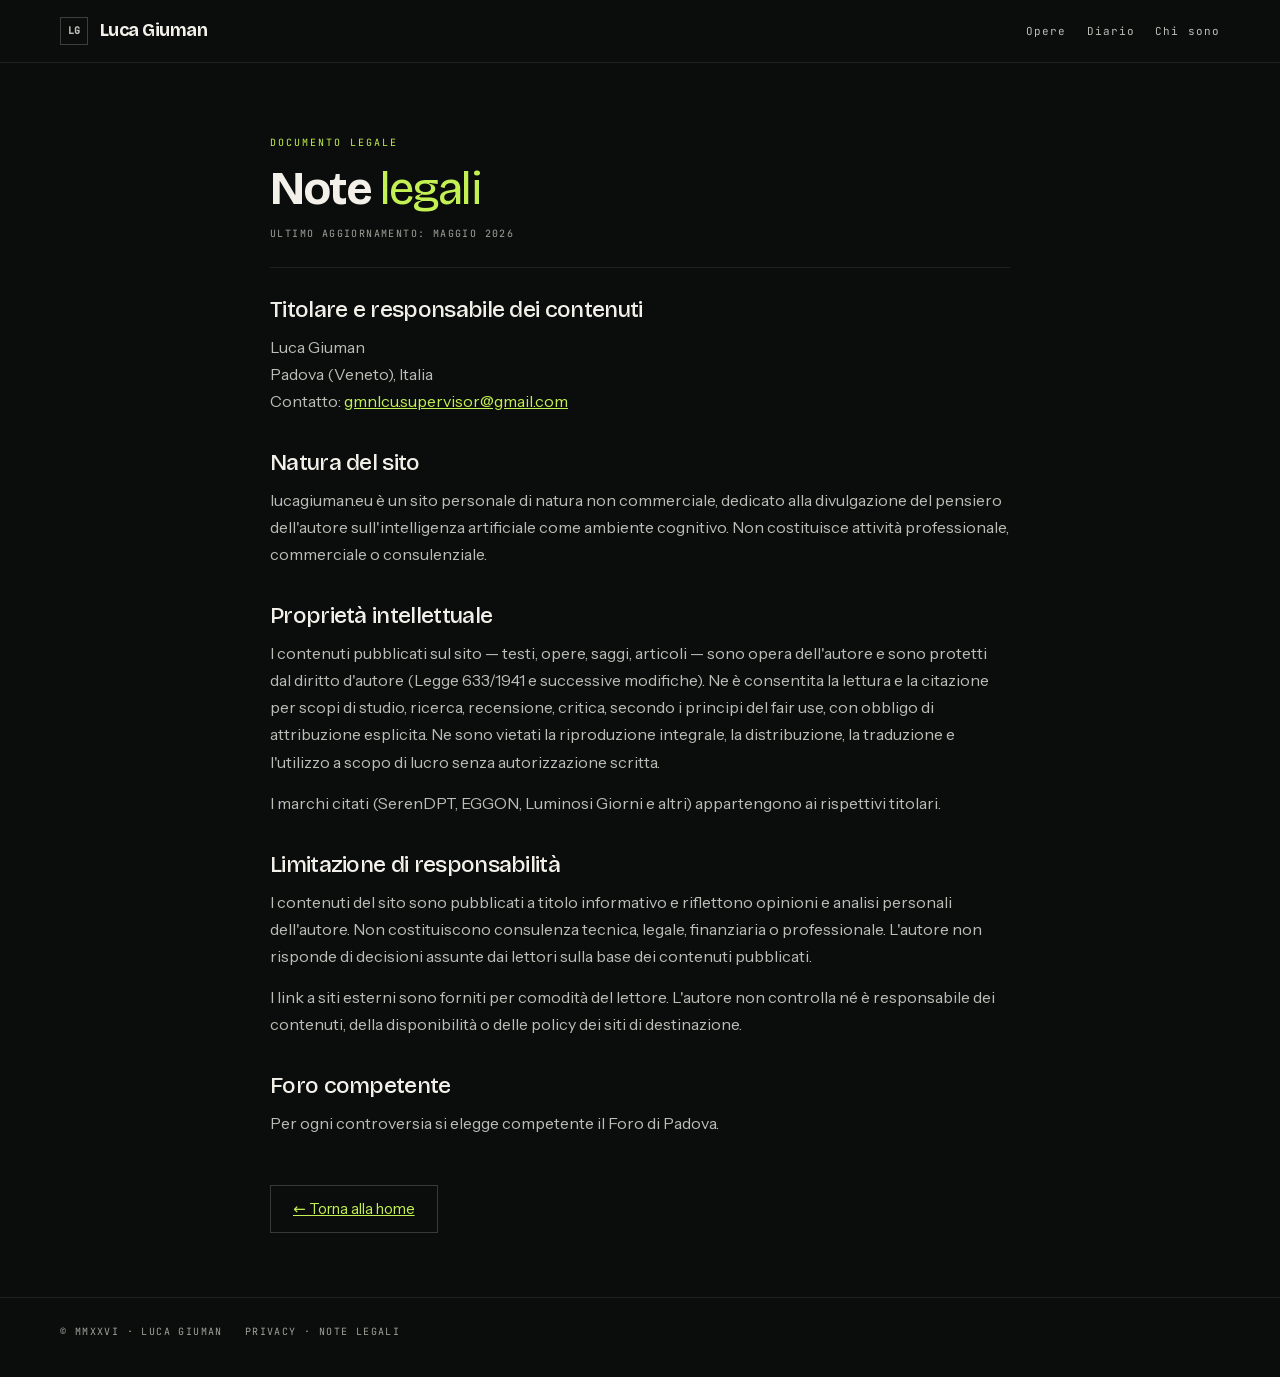
<file: note-legali/index.html>
<!DOCTYPE html>
<html lang="it">
<head>
<meta charset="UTF-8">
<meta name="viewport" content="width=device-width, initial-scale=1.0">
<title>Note legali — Luca Giuman</title>
<meta name="description" content="Documento legale — Note legali del sito personale di Luca Giuman.">
<meta name="robots" content="index, follow">
<link rel="canonical" href="https://lucagiuman.eu/note-legali/">

<meta property="og:type" content="article">
<meta property="og:url" content="https://lucagiuman.eu/note-legali/">
<meta property="og:title" content="Note legali — Luca Giuman">
<meta property="og:description" content="Documento legale — Note legali del sito personale di Luca Giuman.">
<meta property="og:image" content="https://lucagiuman.eu/assets/og-image.png">
<meta property="og:locale" content="it_IT">
<meta property="og:site_name" content="Luca Giuman">

<meta name="twitter:card" content="summary_large_image">
<meta name="twitter:title" content="Note legali — Luca Giuman">
<meta name="twitter:description" content="Documento legale — Note legali del sito personale di Luca Giuman.">
<meta name="twitter:image" content="https://lucagiuman.eu/assets/og-image.png">

<link rel="icon" type="image/x-icon" href="/assets/favicon.ico">
<link rel="icon" type="image/png" sizes="16x16" href="/assets/favicon-16x16.png">
<link rel="icon" type="image/png" sizes="32x32" href="/assets/favicon-32x32.png">
<link rel="apple-touch-icon" sizes="180x180" href="/assets/apple-touch-icon.png">

<link rel="stylesheet" href="/assets/fonts/fonts.css">
<link rel="preload" href="/assets/fonts/bricolage-grotesque-var.woff2" as="font" type="font/woff2" crossorigin>
<link rel="preload" href="/assets/fonts/instrument-sans-var.woff2" as="font" type="font/woff2" crossorigin>

<style>
/* ============================================================
   lucagiuman.eu — pagine legali, gestore d'errore
   Sistema visivo D · Soglia (21 ottobre 2026)
   ============================================================ */

:root {
  --bg: #0B0D0C;
  --surface: #151816;
  --border: #1E221F;
  --border-soft: #1A1E1B;
  --text: #F2F0E9;
  --text-muted: #B9BEB7;
  --text-dim: #9DA39A;
  --text-faint: #7E847C;
  --accent: #C3F053;
  --accent-soft: #D9F98C;
  --accent-ink: #0B0D0C;
  --display: 'Bricolage Grotesque', system-ui, -apple-system, sans-serif;
  --sans: 'Instrument Sans', system-ui, -apple-system, sans-serif;
  --mono: 'JetBrains Mono', ui-monospace, SFMono-Regular, monospace;
  --gutter: 20px;
}

*, *::before, *::after { box-sizing: border-box; }

html { -webkit-text-size-adjust: 100%; }

body {
  margin: 0;
  background: var(--bg);
  color: var(--text);
  font-family: var(--sans);
  font-size: 16px;
  line-height: 1.65;
  -webkit-font-smoothing: antialiased;
}

a { color: var(--accent); }
a:hover { color: var(--accent-soft); }
:focus-visible { outline: 2px solid var(--accent); outline-offset: 3px; }

.container { width: 100%; max-width: 820px; margin: 0 auto; padding: 0 var(--gutter); }

.skip-link {
  position: absolute; left: -9999px; top: 0; z-index: 100;
  background: var(--accent); color: var(--accent-ink);
  padding: 12px 18px; font-family: var(--mono); font-size: 12px;
}
.skip-link:focus { left: 0; }

/* ---------- testata ---------- */

header { border-bottom: 1px solid var(--border); }
.header-inner {
  width: 100%; max-width: 1240px; margin: 0 auto; padding: 0 var(--gutter);
  min-height: 62px; display: flex; align-items: center; justify-content: space-between; gap: 16px;
}
.brand {
  display: inline-flex; align-items: center; gap: 12px;
  font-family: var(--display); font-weight: 700; font-size: 18px;
  letter-spacing: -0.03em; color: var(--text); text-decoration: none;
}
.brand:hover { color: var(--text); }
.brand-mark {
  display: inline-flex; align-items: center; justify-content: center;
  width: 28px; height: 28px; border: 1px solid #3A403B;
  font-family: var(--mono); font-size: 10px; letter-spacing: 0.04em; color: var(--text-muted);
}
header nav ul { margin: 0; padding: 0; list-style: none; display: flex; gap: 20px; }
header nav a {
  font-family: var(--mono); font-size: 11px; letter-spacing: 0.1em;
  color: var(--text-muted); text-decoration: none;
  display: inline-flex; align-items: center; min-height: 44px;
}
header nav a:hover { color: var(--accent); }

/* ---------- corpo del documento ---------- */

.legal-page { padding: 40px 0 0; }
.legal-header { padding-bottom: 24px; border-bottom: 1px solid var(--border); }
.section-eyebrow {
  font-family: var(--mono); font-size: 10px; letter-spacing: 0.2em;
  text-transform: uppercase; color: var(--accent); margin-bottom: 14px;
}
.legal-title {
  margin: 0; font-family: var(--display); font-weight: 700;
  font-size: clamp(32px, 8vw, 46px); line-height: 1.02; letter-spacing: -0.04em;
}
.legal-title em { font-style: normal; font-weight: 400; color: var(--accent); }
.legal-update {
  margin-top: 14px; font-family: var(--mono); font-size: 10px;
  letter-spacing: 0.14em; text-transform: uppercase; color: var(--text-dim);
}

.legal-content { padding: 28px 0 0; }
.legal-content h2 {
  margin: 34px 0 10px; font-family: var(--display); font-weight: 500;
  font-size: 21px; line-height: 1.2; letter-spacing: -0.03em;
}
.legal-content h2:first-child { margin-top: 0; }
.legal-content h3 {
  margin: 24px 0 8px; font-family: var(--display); font-weight: 500;
  font-size: 17px; letter-spacing: -0.02em;
}
.legal-content p { margin: 0 0 14px; font-size: 16px; line-height: 1.7; color: var(--text-muted); }
.legal-content ul, .legal-content ol { margin: 0 0 14px; padding-left: 20px; color: var(--text-muted); }
.legal-content li { margin-bottom: 7px; line-height: 1.65; }
.legal-content strong { color: var(--text); font-weight: 600; }

.legal-back {
  display: inline-flex; align-items: center; min-height: 48px;
  margin: 34px 0 0; padding: 0 22px;
  border: 1px solid #343A35; color: var(--text); text-decoration: none;
  font-size: 15px;
}
.legal-back:hover { border-color: var(--accent); color: var(--accent); }

/* ---------- gestore d'errore ---------- */

.error-code {
  font-family: var(--mono); font-size: 11px; letter-spacing: 0.2em;
  text-transform: uppercase; color: var(--accent);
}
.error-actions {
  display: flex; flex-direction: column; align-items: flex-start;
  margin-top: 36px; padding-top: 26px; border-top: 1px solid var(--border);
}
.error-actions ul {
  list-style: none; margin: 0 0 4px; padding: 0;
  display: flex; flex-wrap: wrap; gap: 0 26px;
}
.error-actions ul a {
  display: inline-flex; align-items: center; min-height: 44px;
  font-family: var(--mono); font-size: 11px; letter-spacing: 0.12em;
  text-transform: uppercase; color: var(--text-muted); text-decoration: none;
  border-bottom: 1px solid transparent;
}
.error-actions ul a:hover { color: var(--accent); border-bottom-color: var(--accent); }
.error-home {
  display: inline-flex; align-items: center; justify-content: center;
  align-self: flex-start; min-height: 48px; margin-top: 18px; padding: 0 24px;
  text-decoration: none; background: var(--accent); color: var(--accent-ink);
  font-weight: 600; font-size: 15px;
}
.error-home:hover { background: var(--accent-soft); color: var(--accent-ink); }

/* ---------- piede ---------- */

footer { margin-top: 64px; border-top: 1px solid var(--border); padding: 26px 0 36px; }
.footer-inner {
  width: 100%; max-width: 1240px; margin: 0 auto; padding: 0 var(--gutter);
  display: flex; flex-wrap: wrap; gap: 10px 22px; align-items: center;
  font-family: var(--mono); font-size: 10px; letter-spacing: 0.14em;
  text-transform: uppercase; color: var(--text-dim);
}
.footer-inner a { color: var(--text-dim); text-decoration: none; }
.footer-inner a:hover { color: var(--accent); }

/* ============================================================
   480 / 768 / 1024
   ============================================================ */

@media (min-width: 480px) {
  :root { --gutter: 28px; }
}

@media (min-width: 768px) {
  :root { --gutter: 36px; }
  body { font-size: 17px; }
  .legal-page { padding-top: 56px; }
  .legal-content h2 { font-size: 23px; }
}

@media (min-width: 1024px) {
  :root { --gutter: 40px; }
  .legal-page { padding-top: 72px; }
}

@media (prefers-reduced-motion: reduce) {
  *, *::before, *::after { animation-duration: 0.01ms !important; transition-duration: 0.01ms !important; }
}
</style>
</head>
<body>

<a href="#main" class="skip-link">Salta al contenuto principale</a>

<header>
  <div class="header-inner">
    <a class="brand" href="/">
      <span class="brand-mark">LG</span>Luca Giuman
    </a>
    <nav aria-label="Navigazione principale">
      <ul>
        <li><a href="/#opere">Opere</a></li>
        <li><a href="/#diario">Diario</a></li>
        <li><a href="/#about">Chi sono</a></li>
      </ul>
    </nav>
  </div>
</header>

<main id="main">
<article class="legal-page">
  <div class="container">
    <div class="legal-header">
      <div class="section-eyebrow">Documento legale</div>
      <h1 class="legal-title">Note <em>legali</em></h1>
      <div class="legal-update">Ultimo aggiornamento: maggio 2026</div>
    </div>
    <div class="legal-content">
      <h2>Titolare e responsabile dei contenuti</h2>
<p>Luca Giuman<br>Padova (Veneto), Italia<br>Contatto: <a href="mailto:gmnlcu.supervisor@gmail.com">gmnlcu.supervisor@gmail.com</a></p>

<h2>Natura del sito</h2>
<p>lucagiuman.eu è un sito personale di natura non commerciale, dedicato alla divulgazione del pensiero dell'autore sull'intelligenza artificiale come ambiente cognitivo. Non costituisce attività professionale, commerciale o consulenziale.</p>

<h2>Proprietà intellettuale</h2>
<p>I contenuti pubblicati sul sito — testi, opere, saggi, articoli — sono opera dell'autore e sono protetti dal diritto d'autore (Legge 633/1941 e successive modifiche). Ne è consentita la lettura e la citazione per scopi di studio, ricerca, recensione, critica, secondo i principi del fair use, con obbligo di attribuzione esplicita. Ne sono vietati la riproduzione integrale, la distribuzione, la traduzione e l'utilizzo a scopo di lucro senza autorizzazione scritta.</p>

<p>I marchi citati (SerenDPT, EGGON, Luminosi Giorni e altri) appartengono ai rispettivi titolari.</p>

<h2>Limitazione di responsabilità</h2>
<p>I contenuti del sito sono pubblicati a titolo informativo e riflettono opinioni e analisi personali dell'autore. Non costituiscono consulenza tecnica, legale, finanziaria o professionale. L'autore non risponde di decisioni assunte dai lettori sulla base dei contenuti pubblicati.</p>

<p>I link a siti esterni sono forniti per comodità del lettore. L'autore non controlla né è responsabile dei contenuti, della disponibilità o delle policy dei siti di destinazione.</p>

<h2>Foro competente</h2>
<p>Per ogni controversia si elegge competente il Foro di Padova.</p>
      <div class="legal-back">
        <a href="/">← Torna alla home</a>
      </div>
    </div>
  </div>
</article>
</main>

<footer>
  <div class="footer-inner">
    <div>© MMXXVI · Luca Giuman</div>
    <div><a href="/privacy/">Privacy</a> · <a href="/note-legali/">Note legali</a></div>
  </div>
</footer>

</body>
</html>
</file>
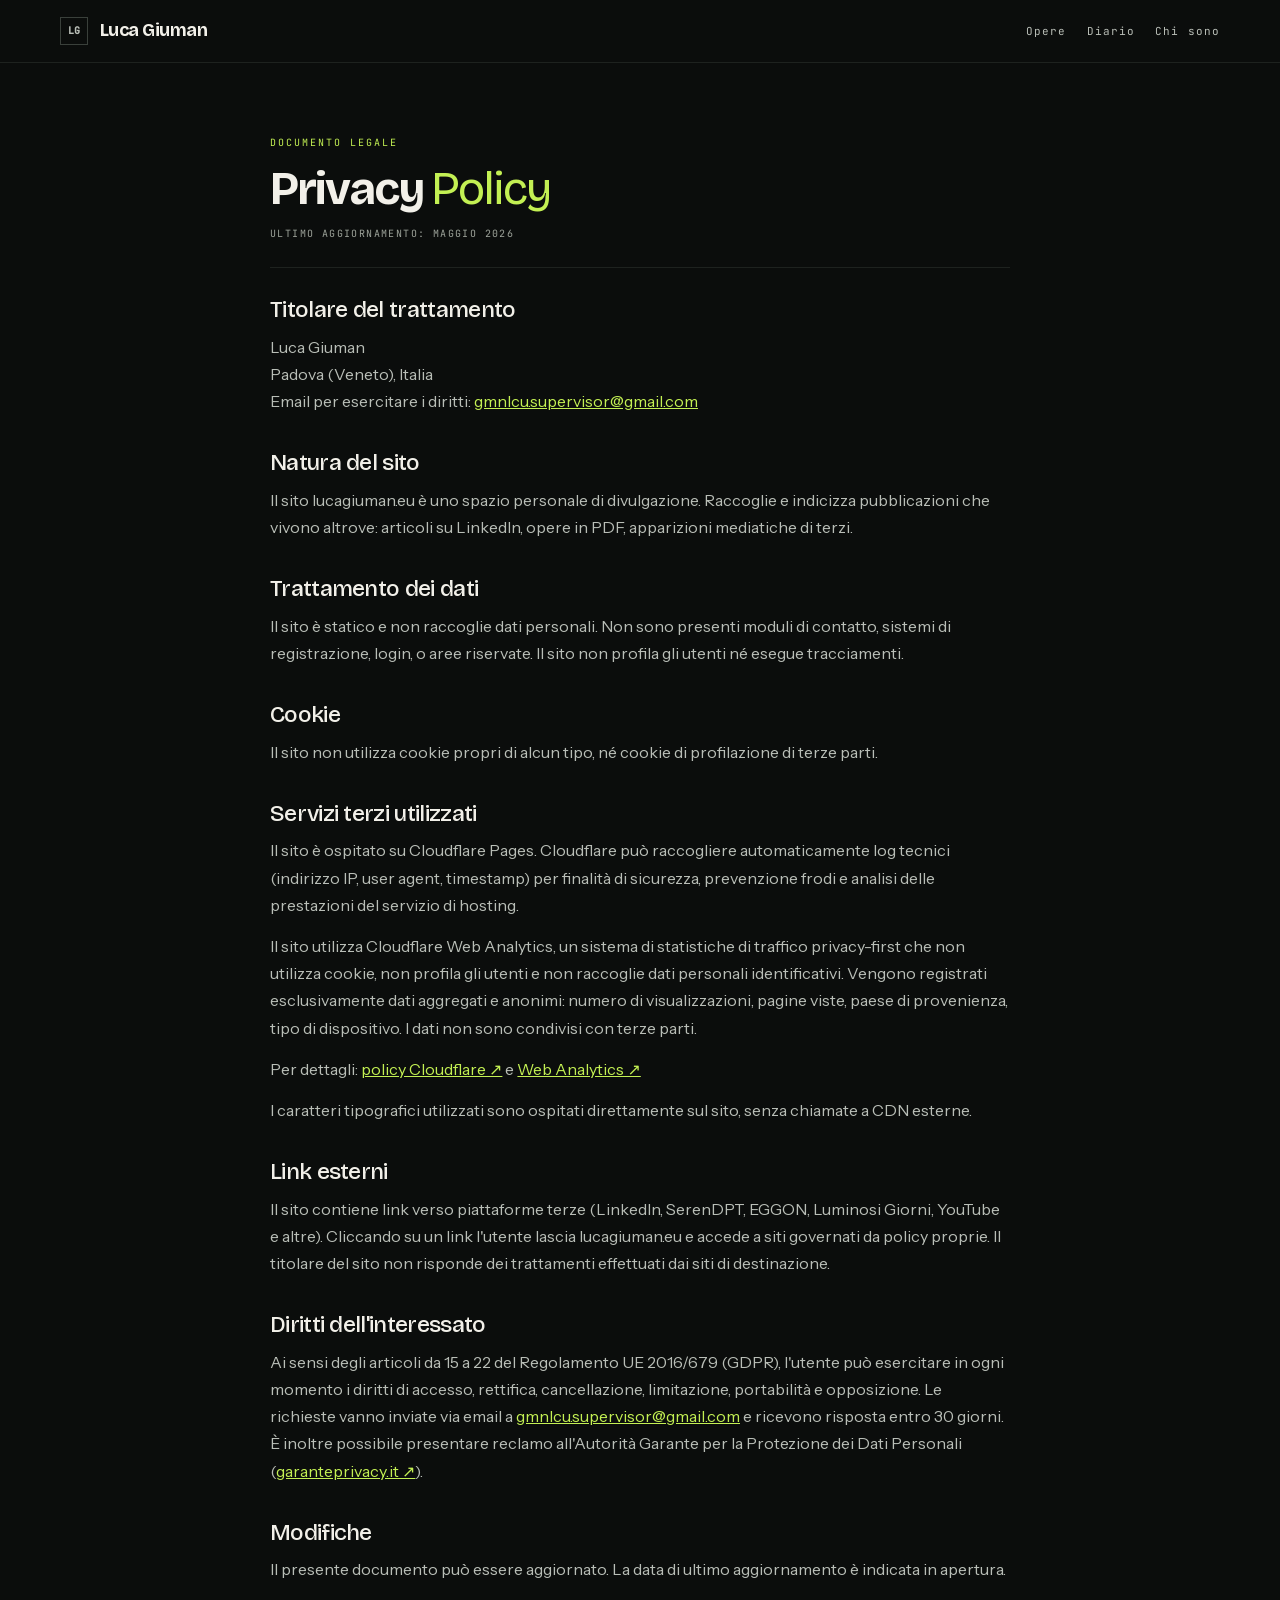
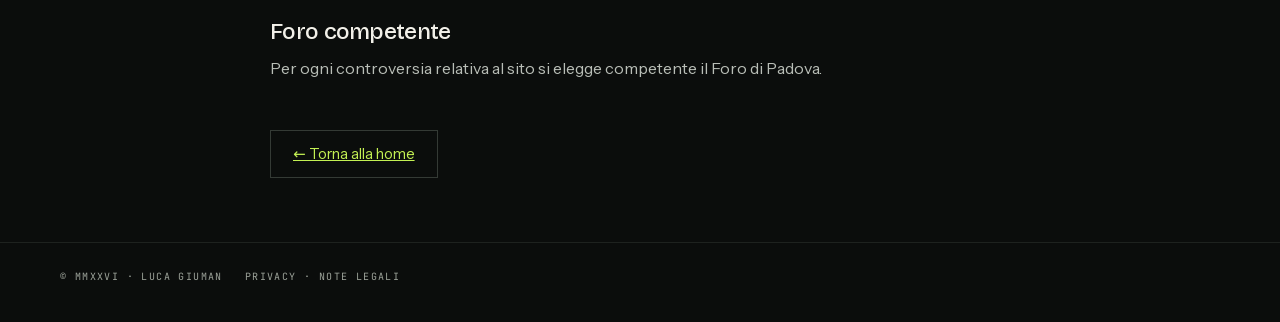
<file: privacy/index.html>
<!DOCTYPE html>
<html lang="it">
<head>
<meta charset="UTF-8">
<meta name="viewport" content="width=device-width, initial-scale=1.0">
<title>Privacy Policy — Luca Giuman</title>
<meta name="description" content="Documento legale — Privacy Policy del sito personale di Luca Giuman.">
<meta name="robots" content="index, follow">
<link rel="canonical" href="https://lucagiuman.eu/privacy/">

<meta property="og:type" content="article">
<meta property="og:url" content="https://lucagiuman.eu/privacy/">
<meta property="og:title" content="Privacy Policy — Luca Giuman">
<meta property="og:description" content="Documento legale — Privacy Policy del sito personale di Luca Giuman.">
<meta property="og:image" content="https://lucagiuman.eu/assets/og-image.png">
<meta property="og:locale" content="it_IT">
<meta property="og:site_name" content="Luca Giuman">

<meta name="twitter:card" content="summary_large_image">
<meta name="twitter:title" content="Privacy Policy — Luca Giuman">
<meta name="twitter:description" content="Documento legale — Privacy Policy del sito personale di Luca Giuman.">
<meta name="twitter:image" content="https://lucagiuman.eu/assets/og-image.png">

<link rel="icon" type="image/x-icon" href="/assets/favicon.ico">
<link rel="icon" type="image/png" sizes="16x16" href="/assets/favicon-16x16.png">
<link rel="icon" type="image/png" sizes="32x32" href="/assets/favicon-32x32.png">
<link rel="apple-touch-icon" sizes="180x180" href="/assets/apple-touch-icon.png">

<link rel="stylesheet" href="/assets/fonts/fonts.css">
<link rel="preload" href="/assets/fonts/bricolage-grotesque-var.woff2" as="font" type="font/woff2" crossorigin>
<link rel="preload" href="/assets/fonts/instrument-sans-var.woff2" as="font" type="font/woff2" crossorigin>

<style>
/* ============================================================
   lucagiuman.eu — pagine legali, gestore d'errore
   Sistema visivo D · Soglia (21 ottobre 2026)
   ============================================================ */

:root {
  --bg: #0B0D0C;
  --surface: #151816;
  --border: #1E221F;
  --border-soft: #1A1E1B;
  --text: #F2F0E9;
  --text-muted: #B9BEB7;
  --text-dim: #9DA39A;
  --text-faint: #7E847C;
  --accent: #C3F053;
  --accent-soft: #D9F98C;
  --accent-ink: #0B0D0C;
  --display: 'Bricolage Grotesque', system-ui, -apple-system, sans-serif;
  --sans: 'Instrument Sans', system-ui, -apple-system, sans-serif;
  --mono: 'JetBrains Mono', ui-monospace, SFMono-Regular, monospace;
  --gutter: 20px;
}

*, *::before, *::after { box-sizing: border-box; }

html { -webkit-text-size-adjust: 100%; }

body {
  margin: 0;
  background: var(--bg);
  color: var(--text);
  font-family: var(--sans);
  font-size: 16px;
  line-height: 1.65;
  -webkit-font-smoothing: antialiased;
}

a { color: var(--accent); }
a:hover { color: var(--accent-soft); }
:focus-visible { outline: 2px solid var(--accent); outline-offset: 3px; }

.container { width: 100%; max-width: 820px; margin: 0 auto; padding: 0 var(--gutter); }

.skip-link {
  position: absolute; left: -9999px; top: 0; z-index: 100;
  background: var(--accent); color: var(--accent-ink);
  padding: 12px 18px; font-family: var(--mono); font-size: 12px;
}
.skip-link:focus { left: 0; }

/* ---------- testata ---------- */

header { border-bottom: 1px solid var(--border); }
.header-inner {
  width: 100%; max-width: 1240px; margin: 0 auto; padding: 0 var(--gutter);
  min-height: 62px; display: flex; align-items: center; justify-content: space-between; gap: 16px;
}
.brand {
  display: inline-flex; align-items: center; gap: 12px;
  font-family: var(--display); font-weight: 700; font-size: 18px;
  letter-spacing: -0.03em; color: var(--text); text-decoration: none;
}
.brand:hover { color: var(--text); }
.brand-mark {
  display: inline-flex; align-items: center; justify-content: center;
  width: 28px; height: 28px; border: 1px solid #3A403B;
  font-family: var(--mono); font-size: 10px; letter-spacing: 0.04em; color: var(--text-muted);
}
header nav ul { margin: 0; padding: 0; list-style: none; display: flex; gap: 20px; }
header nav a {
  font-family: var(--mono); font-size: 11px; letter-spacing: 0.1em;
  color: var(--text-muted); text-decoration: none;
  display: inline-flex; align-items: center; min-height: 44px;
}
header nav a:hover { color: var(--accent); }

/* ---------- corpo del documento ---------- */

.legal-page { padding: 40px 0 0; }
.legal-header { padding-bottom: 24px; border-bottom: 1px solid var(--border); }
.section-eyebrow {
  font-family: var(--mono); font-size: 10px; letter-spacing: 0.2em;
  text-transform: uppercase; color: var(--accent); margin-bottom: 14px;
}
.legal-title {
  margin: 0; font-family: var(--display); font-weight: 700;
  font-size: clamp(32px, 8vw, 46px); line-height: 1.02; letter-spacing: -0.04em;
}
.legal-title em { font-style: normal; font-weight: 400; color: var(--accent); }
.legal-update {
  margin-top: 14px; font-family: var(--mono); font-size: 10px;
  letter-spacing: 0.14em; text-transform: uppercase; color: var(--text-dim);
}

.legal-content { padding: 28px 0 0; }
.legal-content h2 {
  margin: 34px 0 10px; font-family: var(--display); font-weight: 500;
  font-size: 21px; line-height: 1.2; letter-spacing: -0.03em;
}
.legal-content h2:first-child { margin-top: 0; }
.legal-content h3 {
  margin: 24px 0 8px; font-family: var(--display); font-weight: 500;
  font-size: 17px; letter-spacing: -0.02em;
}
.legal-content p { margin: 0 0 14px; font-size: 16px; line-height: 1.7; color: var(--text-muted); }
.legal-content ul, .legal-content ol { margin: 0 0 14px; padding-left: 20px; color: var(--text-muted); }
.legal-content li { margin-bottom: 7px; line-height: 1.65; }
.legal-content strong { color: var(--text); font-weight: 600; }

.legal-back {
  display: inline-flex; align-items: center; min-height: 48px;
  margin: 34px 0 0; padding: 0 22px;
  border: 1px solid #343A35; color: var(--text); text-decoration: none;
  font-size: 15px;
}
.legal-back:hover { border-color: var(--accent); color: var(--accent); }

/* ---------- gestore d'errore ---------- */

.error-code {
  font-family: var(--mono); font-size: 11px; letter-spacing: 0.2em;
  text-transform: uppercase; color: var(--accent);
}
.error-actions {
  display: flex; flex-direction: column; align-items: flex-start;
  margin-top: 36px; padding-top: 26px; border-top: 1px solid var(--border);
}
.error-actions ul {
  list-style: none; margin: 0 0 4px; padding: 0;
  display: flex; flex-wrap: wrap; gap: 0 26px;
}
.error-actions ul a {
  display: inline-flex; align-items: center; min-height: 44px;
  font-family: var(--mono); font-size: 11px; letter-spacing: 0.12em;
  text-transform: uppercase; color: var(--text-muted); text-decoration: none;
  border-bottom: 1px solid transparent;
}
.error-actions ul a:hover { color: var(--accent); border-bottom-color: var(--accent); }
.error-home {
  display: inline-flex; align-items: center; justify-content: center;
  align-self: flex-start; min-height: 48px; margin-top: 18px; padding: 0 24px;
  text-decoration: none; background: var(--accent); color: var(--accent-ink);
  font-weight: 600; font-size: 15px;
}
.error-home:hover { background: var(--accent-soft); color: var(--accent-ink); }

/* ---------- piede ---------- */

footer { margin-top: 64px; border-top: 1px solid var(--border); padding: 26px 0 36px; }
.footer-inner {
  width: 100%; max-width: 1240px; margin: 0 auto; padding: 0 var(--gutter);
  display: flex; flex-wrap: wrap; gap: 10px 22px; align-items: center;
  font-family: var(--mono); font-size: 10px; letter-spacing: 0.14em;
  text-transform: uppercase; color: var(--text-dim);
}
.footer-inner a { color: var(--text-dim); text-decoration: none; }
.footer-inner a:hover { color: var(--accent); }

/* ============================================================
   480 / 768 / 1024
   ============================================================ */

@media (min-width: 480px) {
  :root { --gutter: 28px; }
}

@media (min-width: 768px) {
  :root { --gutter: 36px; }
  body { font-size: 17px; }
  .legal-page { padding-top: 56px; }
  .legal-content h2 { font-size: 23px; }
}

@media (min-width: 1024px) {
  :root { --gutter: 40px; }
  .legal-page { padding-top: 72px; }
}

@media (prefers-reduced-motion: reduce) {
  *, *::before, *::after { animation-duration: 0.01ms !important; transition-duration: 0.01ms !important; }
}
</style>
</head>
<body>

<a href="#main" class="skip-link">Salta al contenuto principale</a>

<header>
  <div class="header-inner">
    <a class="brand" href="/">
      <span class="brand-mark">LG</span>Luca Giuman
    </a>
    <nav aria-label="Navigazione principale">
      <ul>
        <li><a href="/#opere">Opere</a></li>
        <li><a href="/#diario">Diario</a></li>
        <li><a href="/#about">Chi sono</a></li>
      </ul>
    </nav>
  </div>
</header>

<main id="main">
<article class="legal-page">
  <div class="container">
    <div class="legal-header">
      <div class="section-eyebrow">Documento legale</div>
      <h1 class="legal-title">Privacy <em>Policy</em></h1>
      <div class="legal-update">Ultimo aggiornamento: maggio 2026</div>
    </div>
    <div class="legal-content">
      <h2>Titolare del trattamento</h2>
<p>Luca Giuman<br>Padova (Veneto), Italia<br>Email per esercitare i diritti: <a href="mailto:gmnlcu.supervisor@gmail.com">gmnlcu.supervisor@gmail.com</a></p>

<h2>Natura del sito</h2>
<p>Il sito lucagiuman.eu è uno spazio personale di divulgazione. Raccoglie e indicizza pubblicazioni che vivono altrove: articoli su LinkedIn, opere in PDF, apparizioni mediatiche di terzi.</p>

<h2>Trattamento dei dati</h2>
<p>Il sito è statico e non raccoglie dati personali. Non sono presenti moduli di contatto, sistemi di registrazione, login, o aree riservate. Il sito non profila gli utenti né esegue tracciamenti.</p>

<h2>Cookie</h2>
<p>Il sito non utilizza cookie propri di alcun tipo, né cookie di profilazione di terze parti.</p>

<h2>Servizi terzi utilizzati</h2>
<p>Il sito è ospitato su Cloudflare Pages. Cloudflare può raccogliere automaticamente log tecnici (indirizzo IP, user agent, timestamp) per finalità di sicurezza, prevenzione frodi e analisi delle prestazioni del servizio di hosting.</p>

<p>Il sito utilizza Cloudflare Web Analytics, un sistema di statistiche di traffico privacy-first che non utilizza cookie, non profila gli utenti e non raccoglie dati personali identificativi. Vengono registrati esclusivamente dati aggregati e anonimi: numero di visualizzazioni, pagine viste, paese di provenienza, tipo di dispositivo. I dati non sono condivisi con terze parti.</p>

<p>Per dettagli: <a href="https://www.cloudflare.com/privacypolicy/" target="_blank" rel="noopener">policy Cloudflare ↗</a> e <a href="https://www.cloudflare.com/web-analytics/" target="_blank" rel="noopener">Web Analytics ↗</a></p>

<p>I caratteri tipografici utilizzati sono ospitati direttamente sul sito, senza chiamate a CDN esterne.</p>

<h2>Link esterni</h2>
<p>Il sito contiene link verso piattaforme terze (LinkedIn, SerenDPT, EGGON, Luminosi Giorni, YouTube e altre). Cliccando su un link l'utente lascia lucagiuman.eu e accede a siti governati da policy proprie. Il titolare del sito non risponde dei trattamenti effettuati dai siti di destinazione.</p>

<h2>Diritti dell'interessato</h2>
<p>Ai sensi degli articoli da 15 a 22 del Regolamento UE 2016/679 (GDPR), l'utente può esercitare in ogni momento i diritti di accesso, rettifica, cancellazione, limitazione, portabilità e opposizione. Le richieste vanno inviate via email a <a href="mailto:gmnlcu.supervisor@gmail.com">gmnlcu.supervisor@gmail.com</a> e ricevono risposta entro 30 giorni. È inoltre possibile presentare reclamo all'Autorità Garante per la Protezione dei Dati Personali (<a href="https://www.garanteprivacy.it" target="_blank" rel="noopener">garanteprivacy.it ↗</a>).</p>

<h2>Modifiche</h2>
<p>Il presente documento può essere aggiornato. La data di ultimo aggiornamento è indicata in apertura.</p>

<h2>Foro competente</h2>
<p>Per ogni controversia relativa al sito si elegge competente il Foro di Padova.</p>
      <div class="legal-back">
        <a href="/">← Torna alla home</a>
      </div>
    </div>
  </div>
</article>
</main>

<footer>
  <div class="footer-inner">
    <div>© MMXXVI · Luca Giuman</div>
    <div><a href="/privacy/">Privacy</a> · <a href="/note-legali/">Note legali</a></div>
  </div>
</footer>

</body>
</html>
</file>
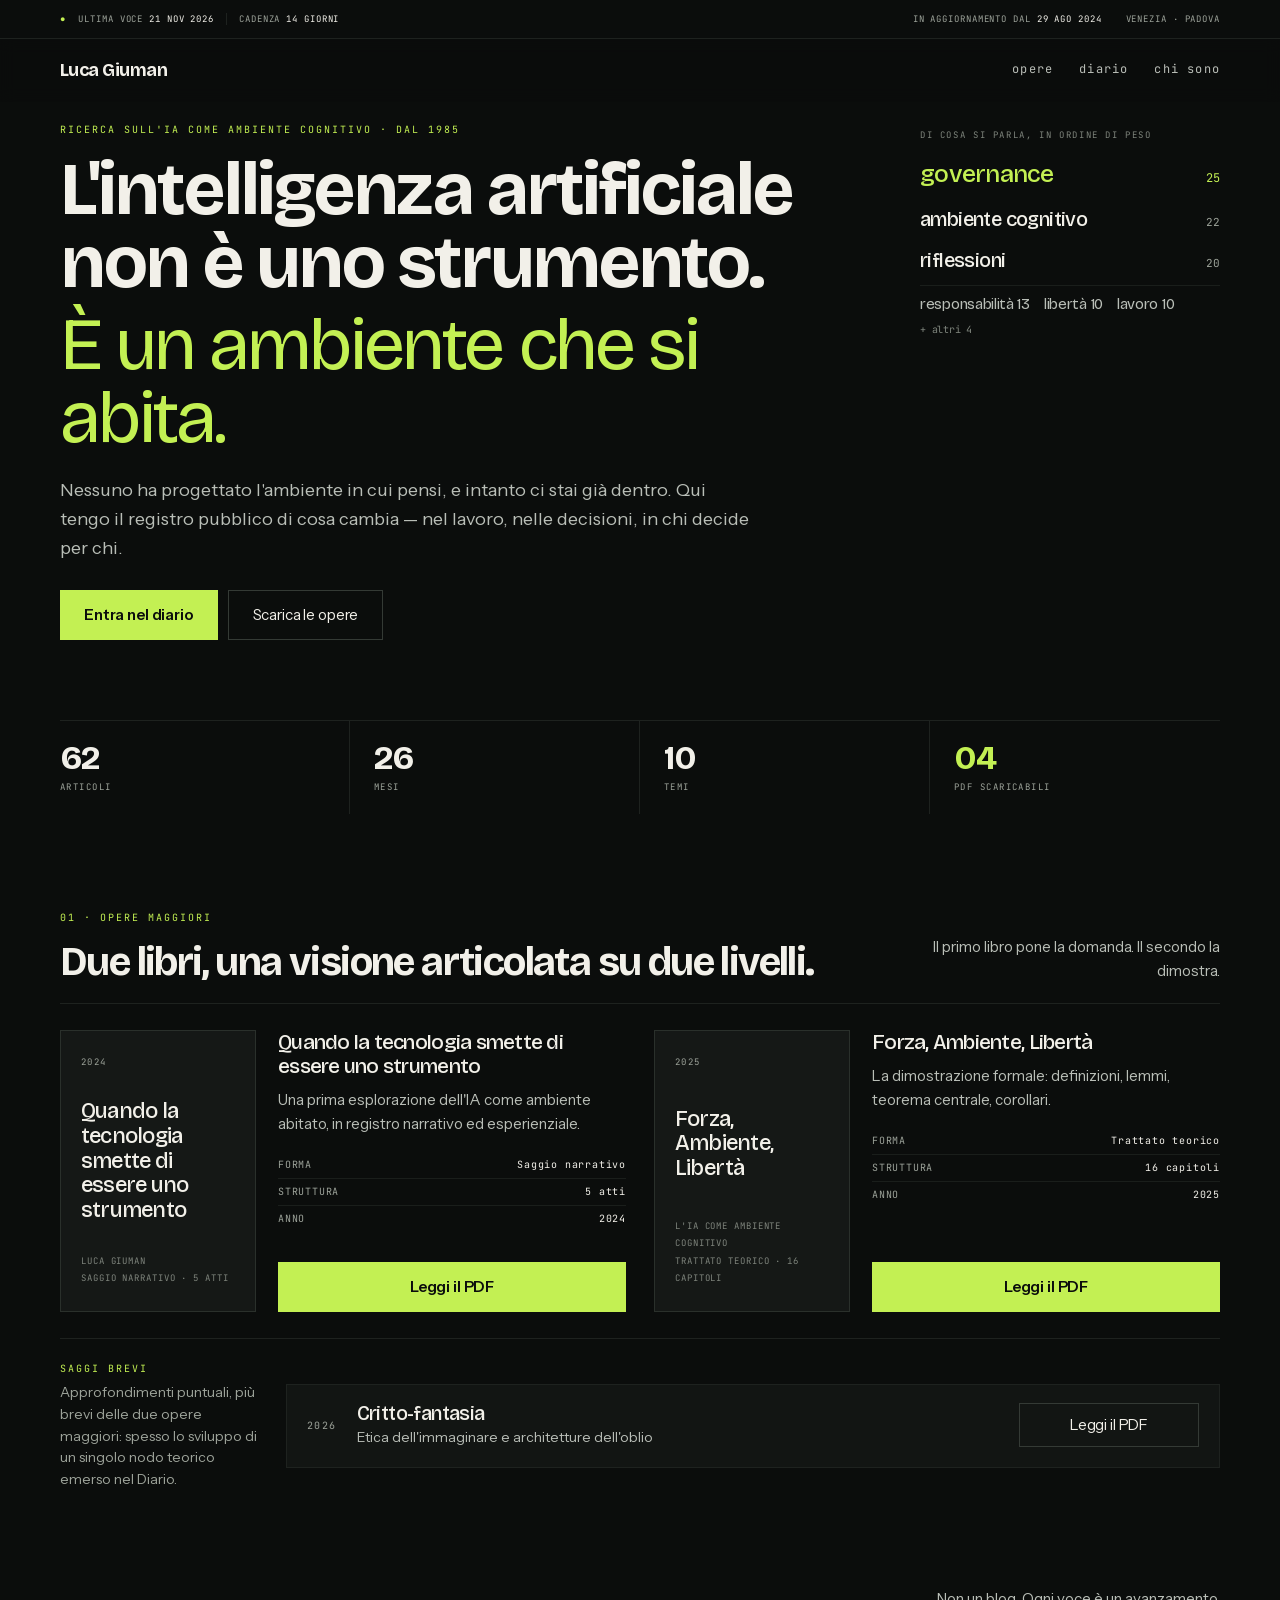
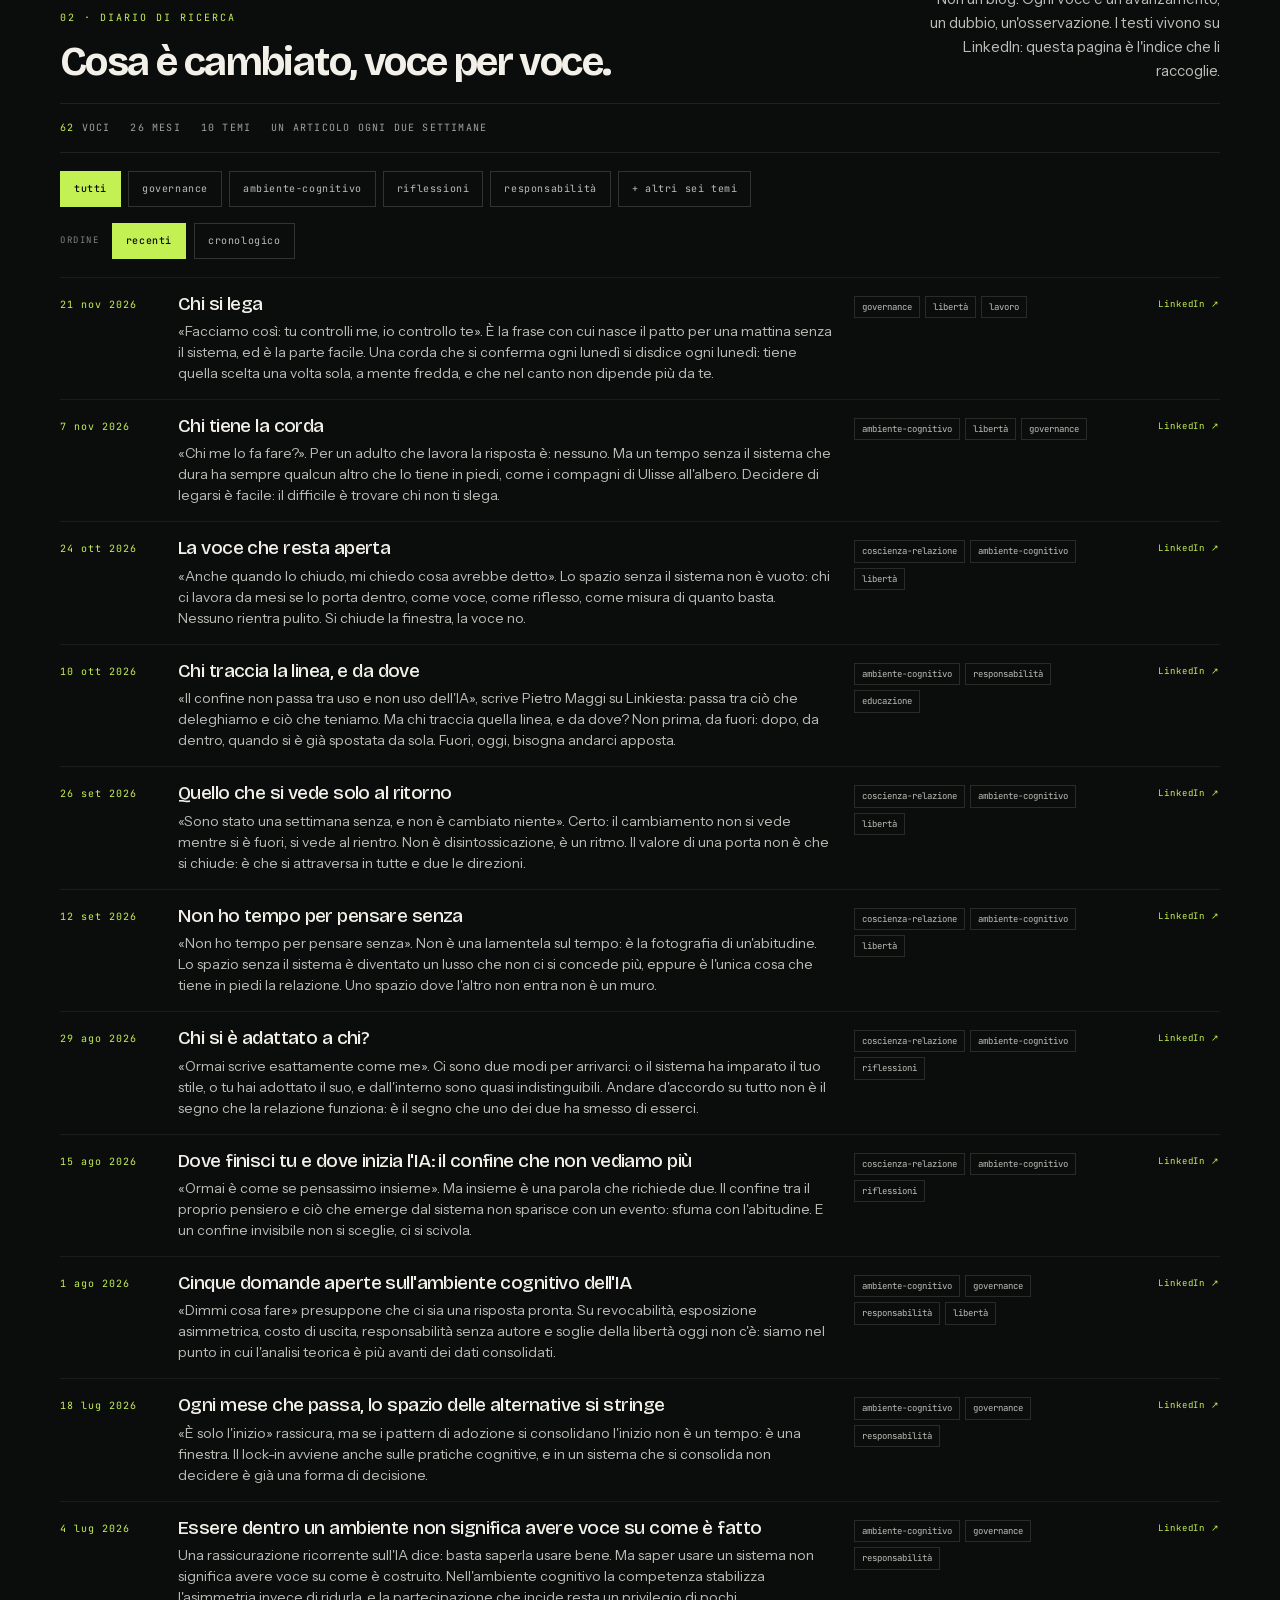
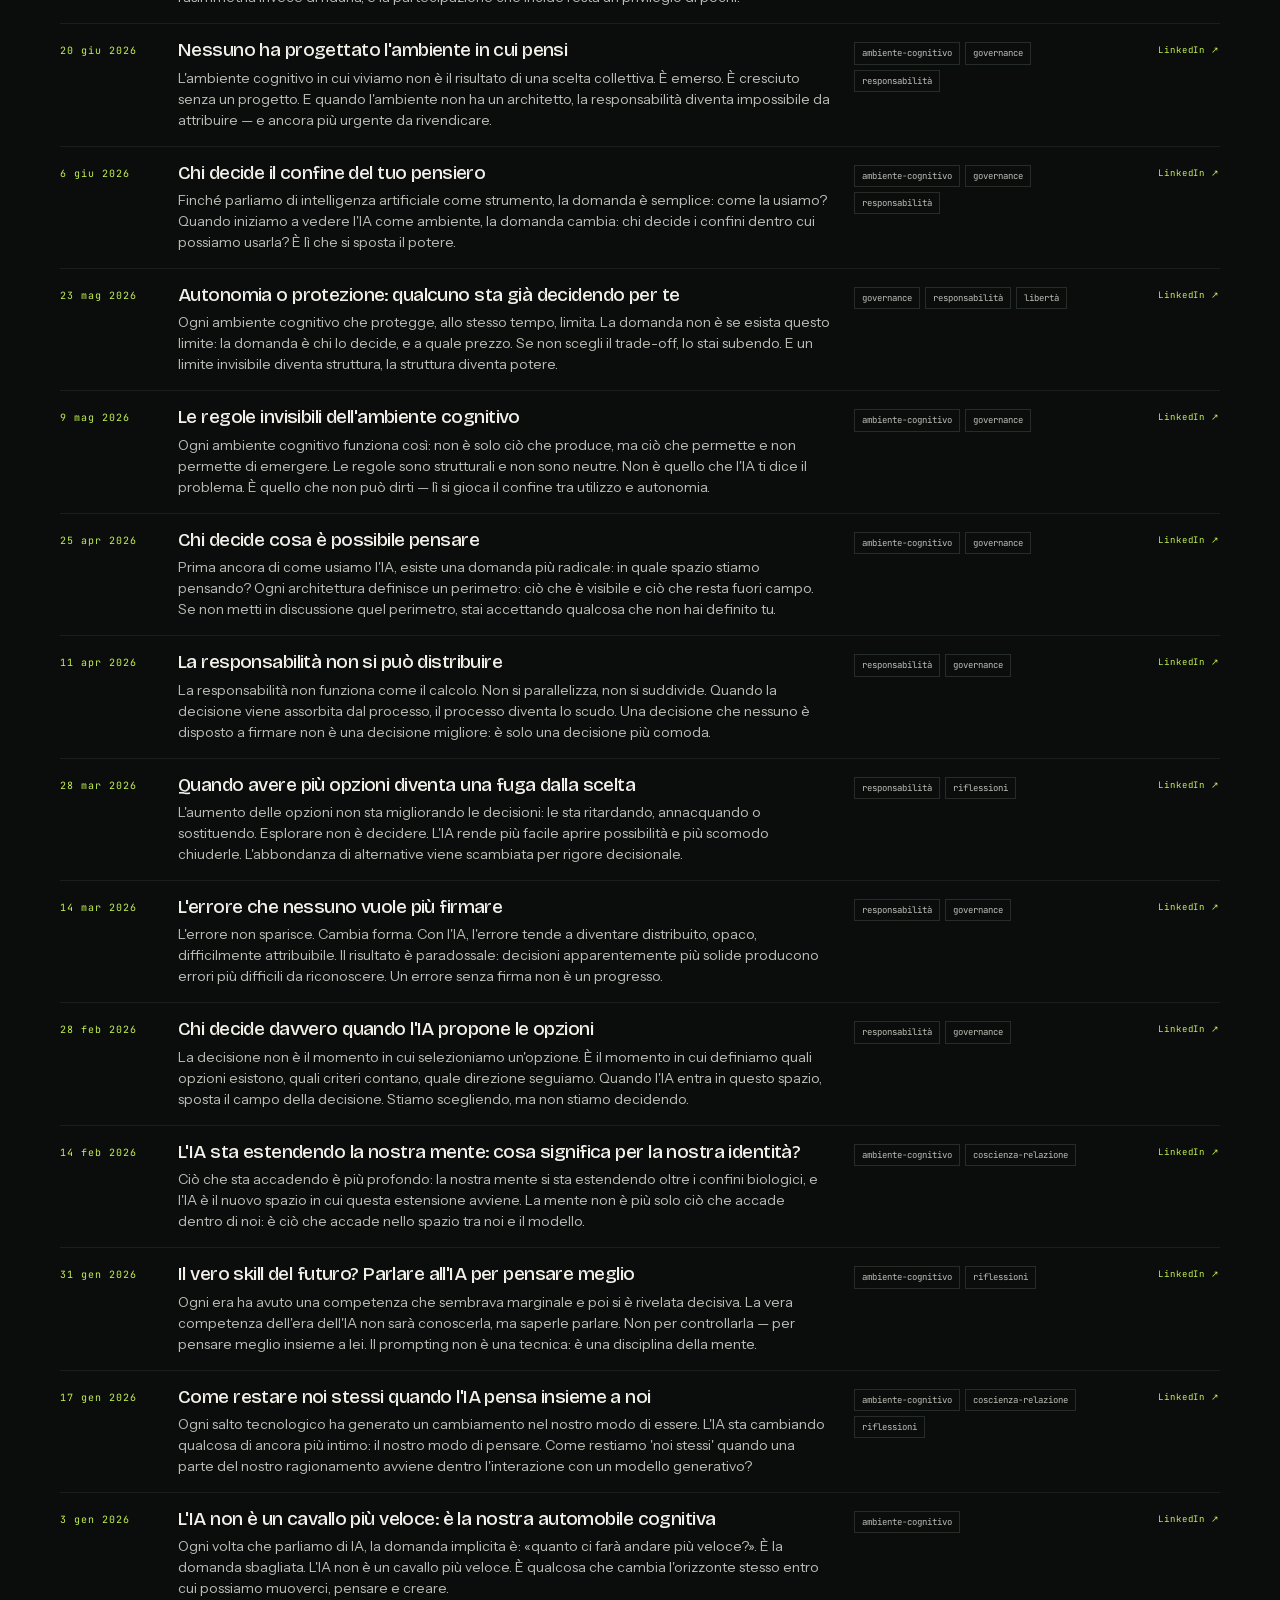
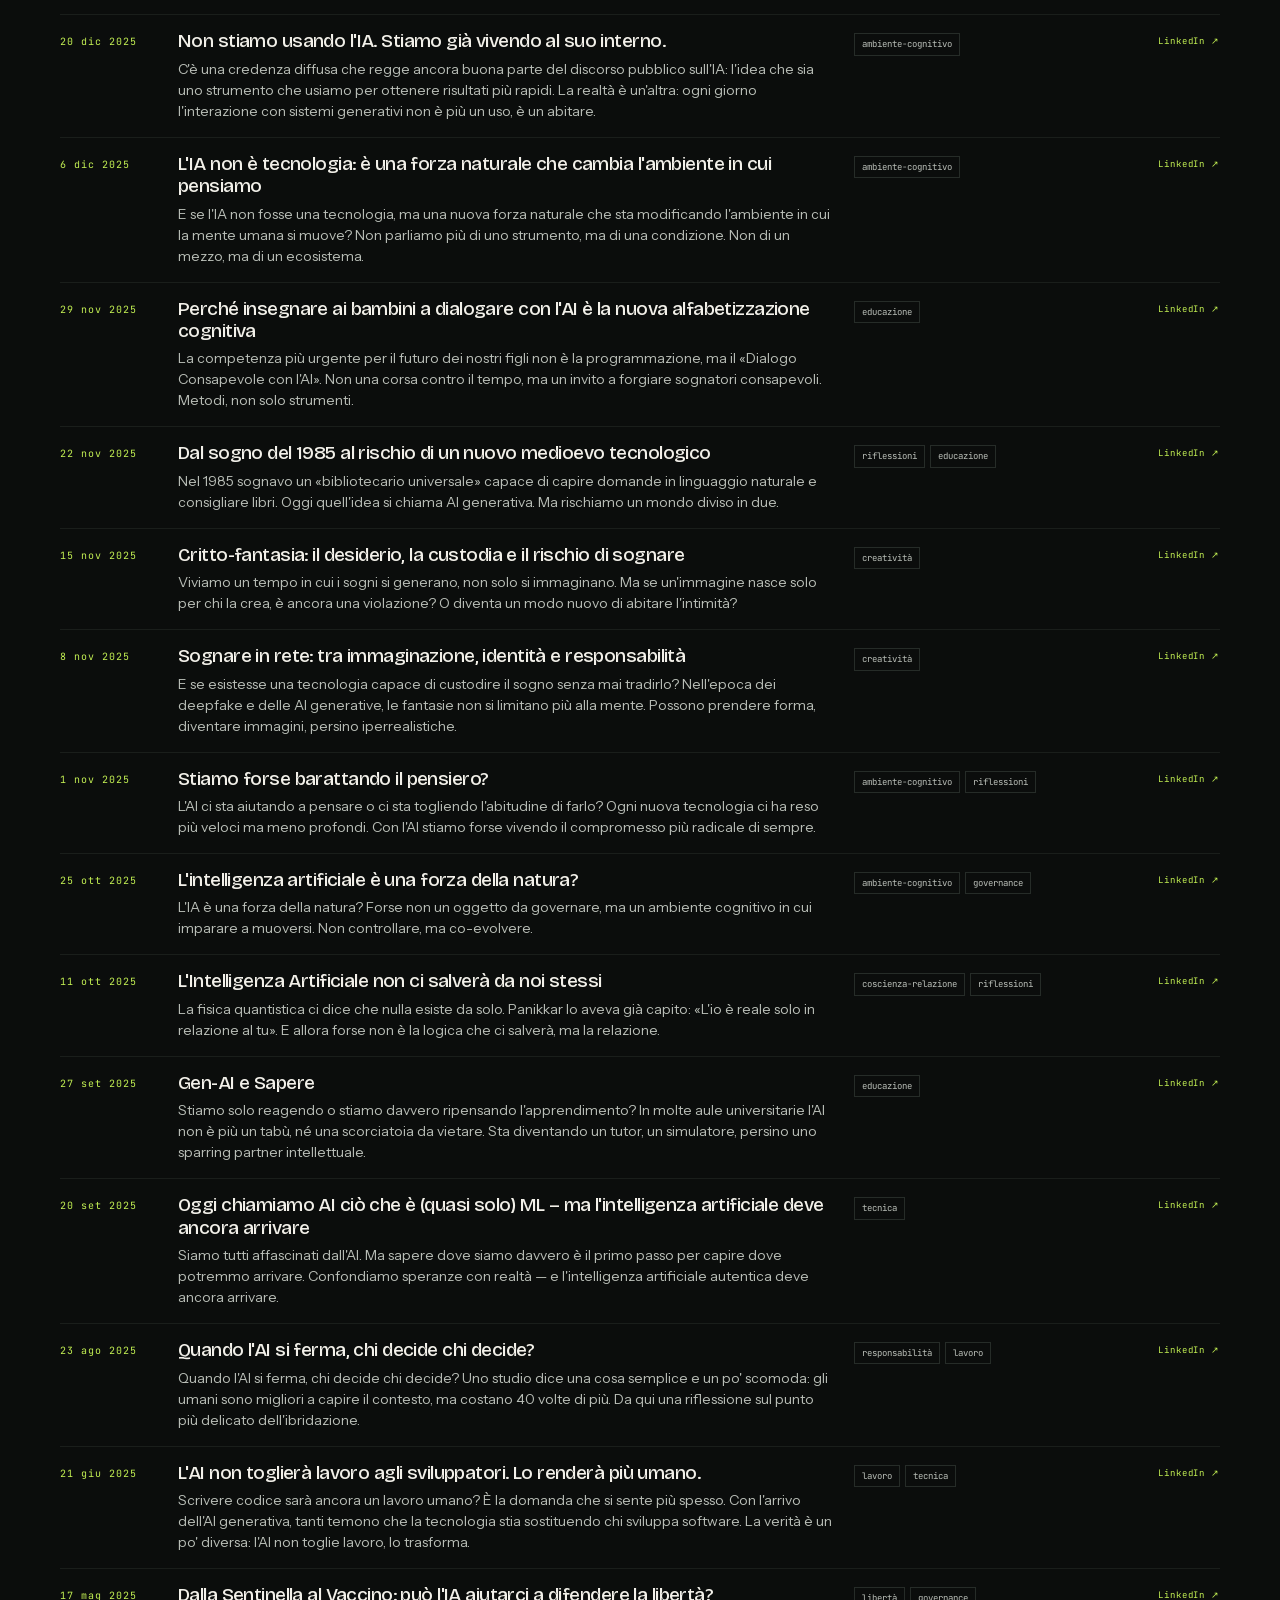
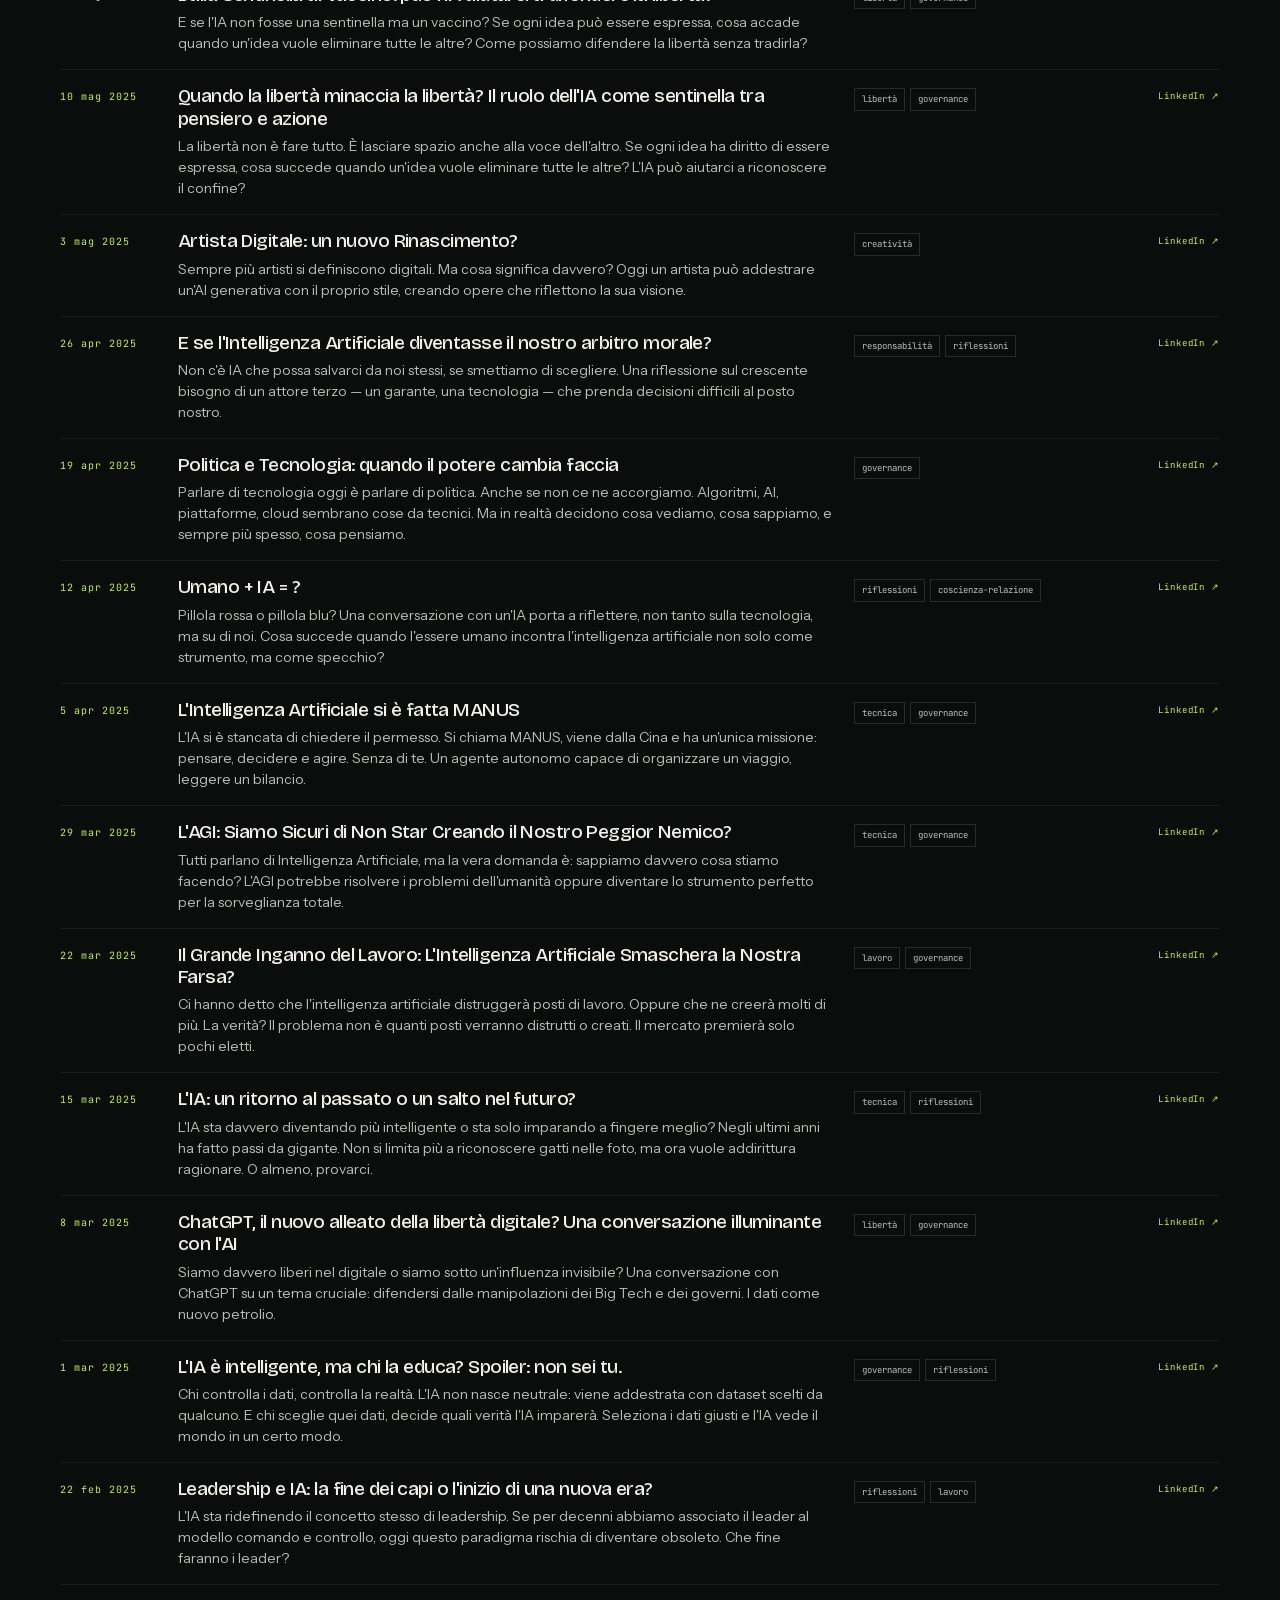
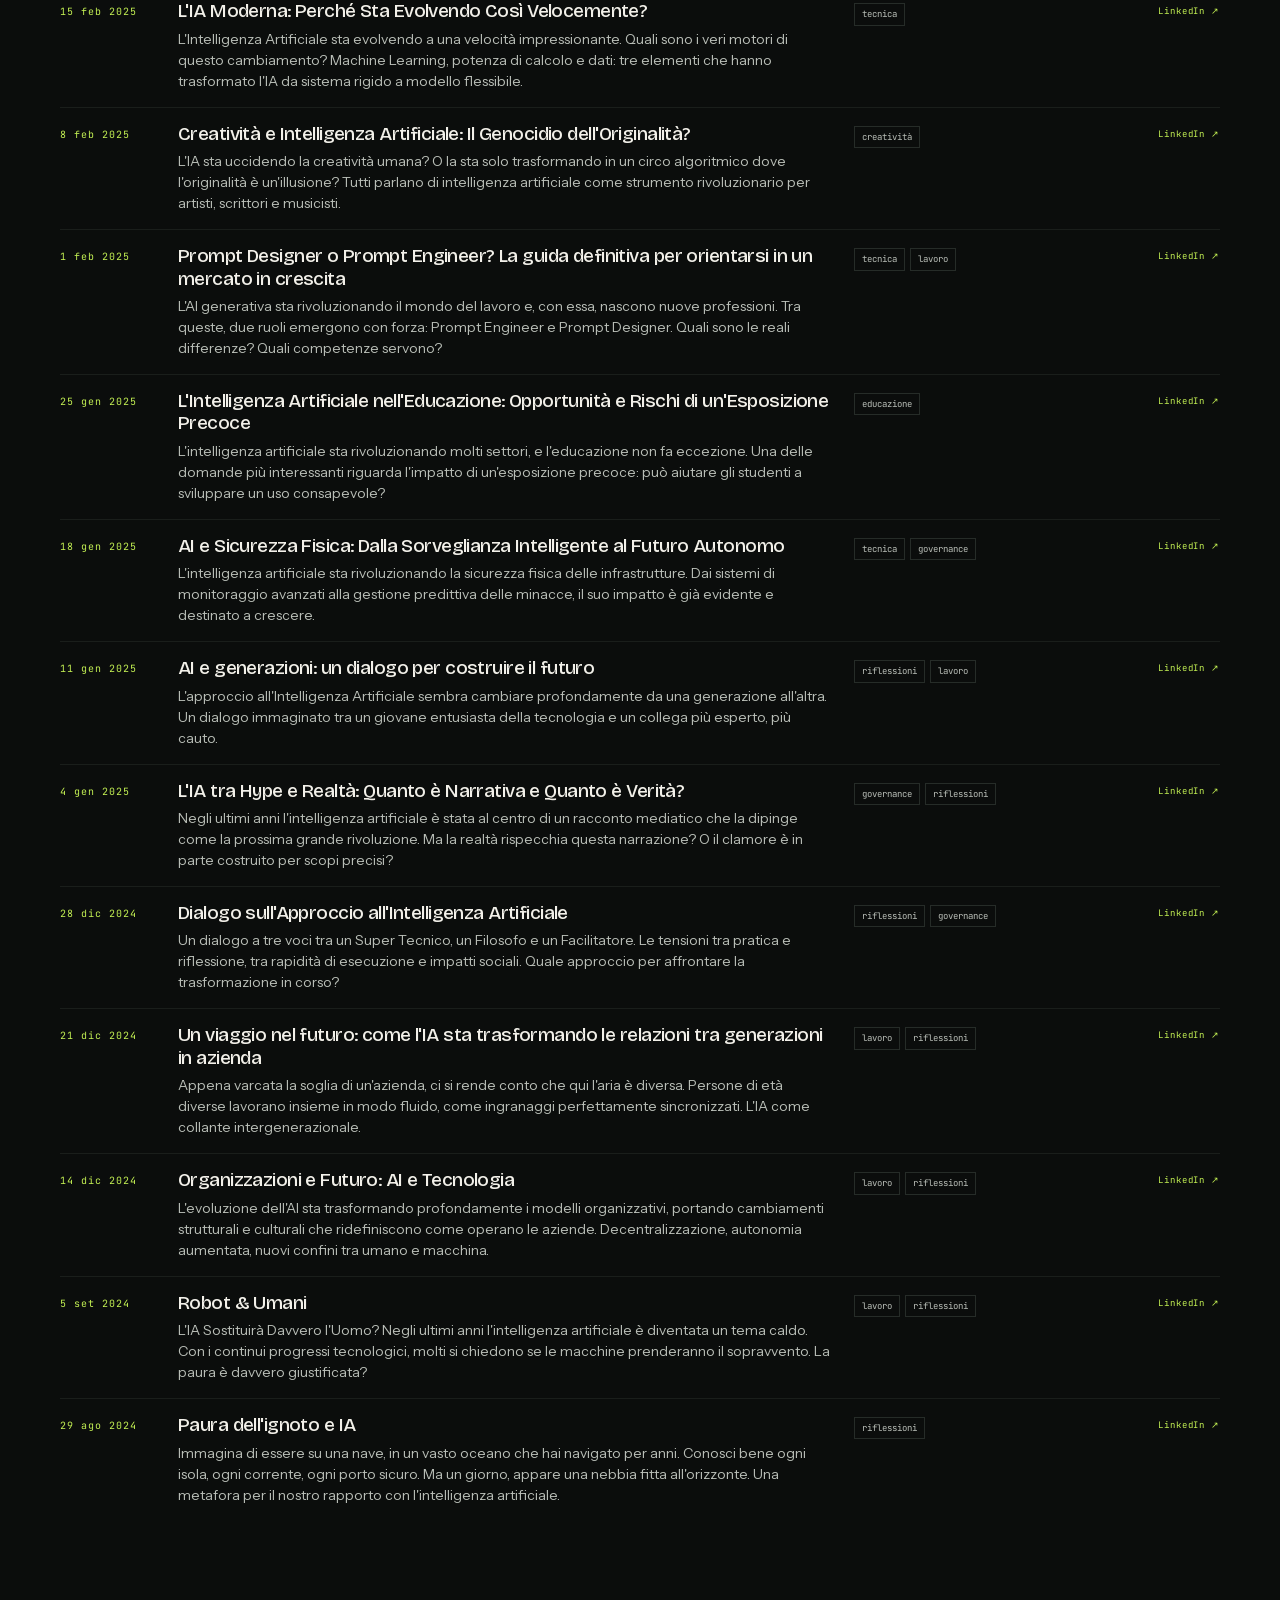
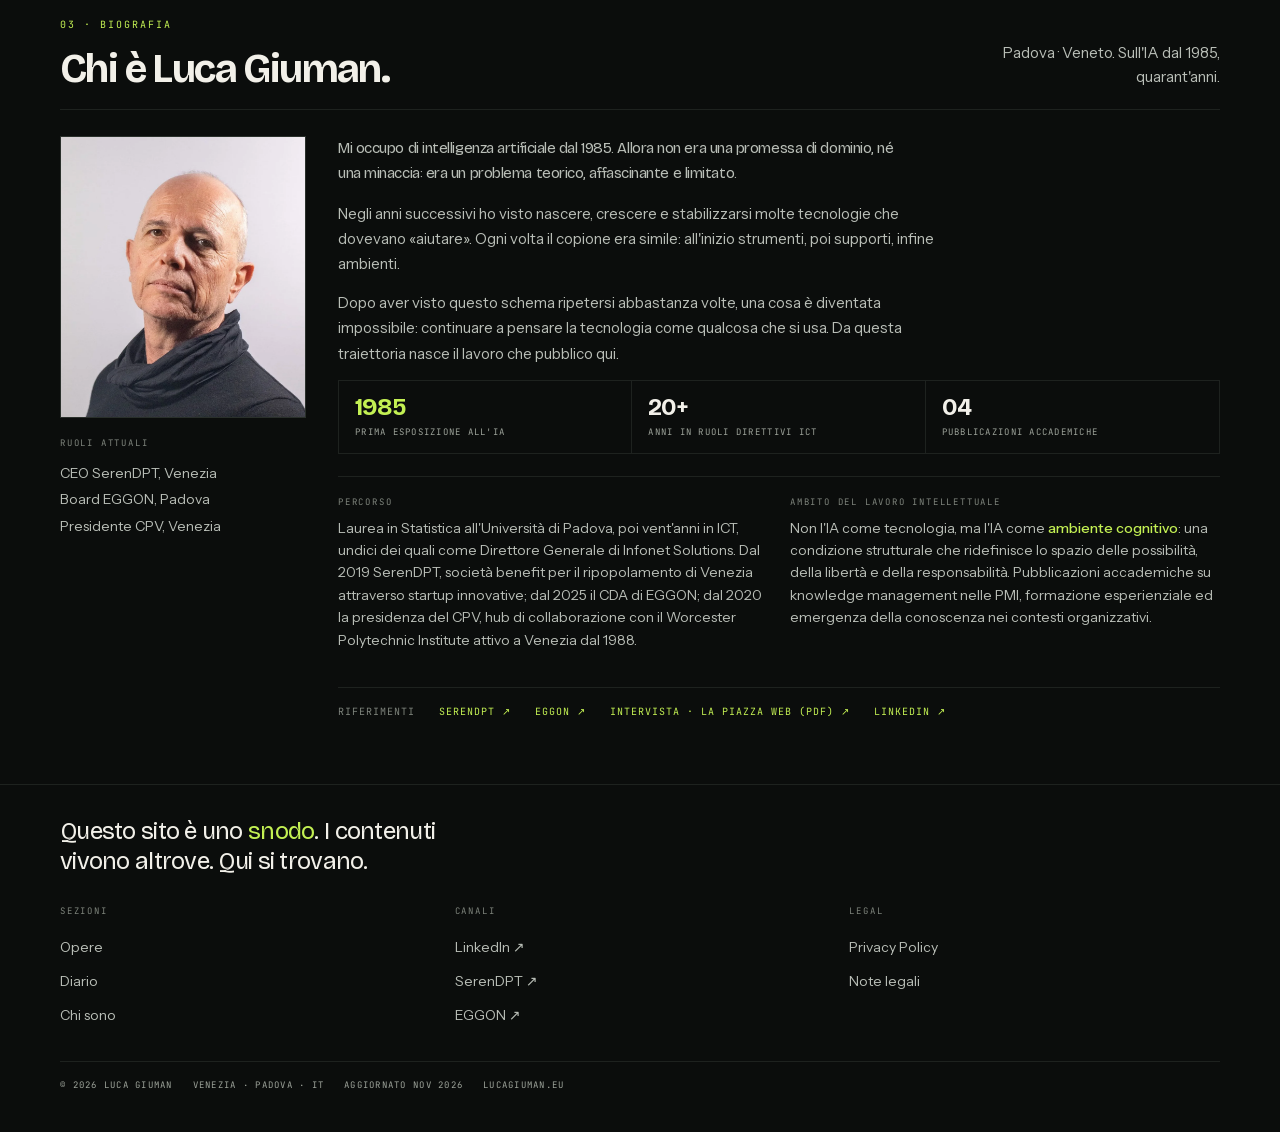
<file: leggi.html>
<!DOCTYPE html>
<html lang="it">
<head>
  <meta charset="UTF-8">
  <meta name="viewport" content="width=device-width, initial-scale=1.0">
  <title id="page-title">Leggi — Luca Giuman</title>
  <meta name="description" id="page-desc" content="Leggi l'opera di Luca Giuman.">
  <link rel="canonical" id="page-canonical" href="https://lucagiuman.eu/leggi.html">
  <meta name="robots" content="noindex">
  <style>
    *, *::before, *::after { box-sizing: border-box; margin: 0; padding: 0; }
    html, body { height: 100%; background: #0a0a0a; color: #f0ece4; font-family: Inter, system-ui, sans-serif; }

    #reader-header {
      position: fixed;
      top: 0; left: 0; right: 0;
      height: 56px;
      background: #111;
      border-bottom: 1px solid rgba(255,255,255,0.08);
      display: flex;
      align-items: center;
      justify-content: space-between;
      padding: 0 1.25rem;
      z-index: 100;
      gap: 1rem;
    }
    #reader-header .btn {
      background: rgba(255,255,255,0.07);
      border: 1px solid rgba(255,255,255,0.12);
      color: #f0ece4;
      padding: 0.4rem 0.9rem;
      border-radius: 6px;
      font-size: 0.85rem;
      cursor: pointer;
      text-decoration: none;
      white-space: nowrap;
      flex-shrink: 0;
      transition: background 0.2s;
    }
    #reader-header .btn:hover { background: rgba(255,255,255,0.13); }
    #reader-title {
      flex: 1;
      text-align: center;
      font-size: 0.9rem;
      font-weight: 500;
      overflow: hidden;
      text-overflow: ellipsis;
      white-space: nowrap;
      opacity: 0.85;
    }

    #pdf-scroll {
      margin-top: 56px;
      min-height: calc(100vh - 56px);
      overflow-y: auto;
      -webkit-overflow-scrolling: touch;
      padding: 1.5rem 0;
      display: flex;
      flex-direction: column;
      align-items: center;
      gap: 1rem;
      background: #1a1a1a;
    }

    .pdf-page {
      display: block;
      max-width: 100%;
      box-shadow: 0 4px 24px rgba(0,0,0,0.5);
    }

    #pdf-status {
      color: rgba(240,236,228,0.5);
      font-size: 0.85rem;
      padding: 3rem 2rem;
      text-align: center;
    }

    #pdf-error {
      display: none;
      padding: 3rem 2rem;
      text-align: center;
      line-height: 1.7;
      color: rgba(240,236,228,0.6);
    }
    #pdf-error a { color: #f0ece4; }
  </style>
</head>
<body>

<header id="reader-header">
  <a id="btn-back" class="btn" href="/">← Opere</a>
  <span id="reader-title">Caricamento…</span>
  <a id="btn-download" class="btn" href="#" download>↓ Scarica</a>
</header>

<div id="pdf-scroll">
  <div id="pdf-status">Caricamento PDF…</div>
  <div id="pdf-error">
    <p>Il PDF non si carica.<br>
    <a id="fallback-link" href="#">Apri direttamente ↗</a></p>
  </div>
</div>

<script src="/assets/js/pdf.min.js"></script>
<script>
(function() {
  const opere = {
    'libro-versione-1': {
      pdf: '/pdf/libro-versione-1.pdf',
      titolo: 'Quando la tecnologia smette di essere uno strumento',
      filename: 'luca-giuman-quando-la-tecnologia.pdf'
    },
    'forza-ambiente-liberta': {
      pdf: '/pdf/forza-ambiente-liberta.pdf',
      titolo: 'Forza, Ambiente, Libertà',
      filename: 'luca-giuman-forza-ambiente-liberta.pdf'
    },
    'intervista-la-piazza-web': {
      pdf: '/pdf/intervista-la-piazza-web.pdf',
      titolo: 'Intervista · La Piazza Web',
      filename: 'luca-giuman-intervista-la-piazza-web.pdf'
    },
    'critto-fantasia': {
      pdf: '/pdf/critto-fantasia.pdf',
      titolo: 'Critto-fantasia — Etica dell’immaginare e architetture dell’oblio',
      filename: 'luca-giuman-critto-fantasia.pdf'
    }
  };

  const params = new URLSearchParams(location.search);
  const slug = (params.get('opera') || '').replace(/\.pdf$/i, '');
  const opera = opere[slug];

  if (!opera) { location.href = '/'; return; }

  // Meta
  document.getElementById('page-title').textContent = opera.titolo + ' — Luca Giuman';
  document.getElementById('page-desc').content = opera.titolo + ' di Luca Giuman.';
  document.getElementById('reader-title').textContent = opera.titolo;

  // Back button
  document.getElementById('btn-back').addEventListener('click', function(e) {
    e.preventDefault();
    const ref = document.referrer;
    if (ref && new URL(ref).origin === location.origin) {
      history.back();
    } else {
      location.href = '/#opere';
    }
  });

  // Download — su iOS Safari ignora l'attributo download e naviga via;
  // usiamo window.open() che apre Safari fuori dalla PWA lasciandola intatta
  const btnDownload = document.getElementById('btn-download');
  const isIOS = /iPad|iPhone|iPod/.test(navigator.userAgent) && !window.MSStream;
  if (isIOS) {
    btnDownload.addEventListener('click', function(e) {
      e.preventDefault();
      window.open(opera.pdf, '_blank', 'noopener');
    });
  } else {
    btnDownload.href = opera.pdf;
    btnDownload.download = opera.filename;
  }

  // Fallback
  document.getElementById('fallback-link').href = opera.pdf;

  // PDF.js
  const pdfjsLib = window['pdfjs-dist/build/pdf'];
  pdfjsLib.GlobalWorkerOptions.workerSrc = '/assets/js/pdf.worker.min.js';

  const scroll = document.getElementById('pdf-scroll');
  const status = document.getElementById('pdf-status');

  pdfjsLib.getDocument(opera.pdf).promise.then(function(pdf) {
    status.remove();
    const total = pdf.numPages;

    // Calcola larghezza disponibile
    const maxW = Math.min(scroll.clientWidth - 24, 900);

    function renderPage(n) {
      return pdf.getPage(n).then(function(page) {
        const viewport = page.getViewport({ scale: 1 });
        const scale = maxW / viewport.width;
        const scaled = page.getViewport({ scale });

        const canvas = document.createElement('canvas');
        canvas.className = 'pdf-page';
        canvas.width = scaled.width;
        canvas.height = scaled.height;
        scroll.appendChild(canvas);

        return page.render({
          canvasContext: canvas.getContext('2d'),
          viewport: scaled
        }).promise;
      });
    }

    // Renderizza pagine in sequenza: l'errore di una pagina non ferma le successive
    (function renderNext(n) {
      if (n > total) return;
      renderPage(n).catch(function(err) {
        console.warn('Pagina ' + n + ' non resa per intero:', err);
      }).then(function() { renderNext(n + 1); });
    })(1);

  }).catch(function() {
    status.style.display = 'none';
    document.getElementById('pdf-error').style.display = 'block';
  });
})();
</script>

</body>
</html>
</file>
<file: assets/fonts/fonts.css>
/* lucagiuman.eu — caratteri tipografici self-hosted
 *
 * Bricolage Grotesque, Instrument Sans, JetBrains Mono, ospitati su questo
 * dominio. Nessuna chiamata a CDN o servizi di terze parti: nessun indirizzo
 * IP del visitatore raggiunge un fornitore esterno per caricare i font.
 *
 * Sorgente dei file: repo upstream github.com/google/fonts (licenza OFL 1.1,
 * copia in questa cartella). Sottoinsiemi 'latin' e 'latin-ext' con gli stessi
 * intervalli Unicode usati in precedenza, per non alterare il comportamento.
 * I file '-ext' si scaricano solo se la pagina contiene caratteri di
 * quell'intervallo: per un testo italiano non vengono richiesti.
 *
 * Bricolage Grotesque e Instrument Sans sono font variabili sull'asse del
 * peso: un solo file copre tutti i pesi usati. Per Bricolage l'asse ottico
 * e' fissato a 28 e quello di larghezza a 100, per tenere il file sotto i
 * 36 KB; per Instrument Sans e' fissata la sola larghezza.
 *
 * Aggiornato: 21 ottobre 2026
 */

/* ---------- Bricolage Grotesque — titoli e numeri ---------- */

@font-face {
  font-family: 'Bricolage Grotesque';
  font-style: normal;
  font-weight: 400 700;
  font-display: swap;
  src: url('/assets/fonts/bricolage-grotesque-var-ext.woff2') format('woff2');
  unicode-range: U+0100-02BA, U+02BD-02C5, U+02C7-02CC, U+02CE-02D7, U+02DD-02FF,
                 U+0304, U+0308, U+0329, U+1D00-1DBF, U+1E00-1E9F, U+1EF2-1EFF,
                 U+2020, U+20A0-20AB, U+20AD-20C0, U+2113, U+2C60-2C7F, U+A720-A7FF;
}

@font-face {
  font-family: 'Bricolage Grotesque';
  font-style: normal;
  font-weight: 400 700;
  font-display: swap;
  src: url('/assets/fonts/bricolage-grotesque-var.woff2') format('woff2');
  unicode-range: U+0000-00FF, U+0131, U+0152-0153, U+02BB-02BC, U+02C6, U+02DA, U+02DC,
                 U+0304, U+0308, U+0329, U+2000-206F, U+2074, U+20AC, U+2122,
                 U+2191, U+2193, U+2212, U+2215, U+FEFF, U+FFFD;
}

/* ---------- Instrument Sans — testo corrente ---------- */

@font-face {
  font-family: 'Instrument Sans';
  font-style: normal;
  font-weight: 400 600;
  font-display: swap;
  src: url('/assets/fonts/instrument-sans-var-ext.woff2') format('woff2');
  unicode-range: U+0100-02BA, U+02BD-02C5, U+02C7-02CC, U+02CE-02D7, U+02DD-02FF,
                 U+0304, U+0308, U+0329, U+1D00-1DBF, U+1E00-1E9F, U+1EF2-1EFF,
                 U+2020, U+20A0-20AB, U+20AD-20C0, U+2113, U+2C60-2C7F, U+A720-A7FF;
}

@font-face {
  font-family: 'Instrument Sans';
  font-style: normal;
  font-weight: 400 600;
  font-display: swap;
  src: url('/assets/fonts/instrument-sans-var.woff2') format('woff2');
  unicode-range: U+0000-00FF, U+0131, U+0152-0153, U+02BB-02BC, U+02C6, U+02DA, U+02DC,
                 U+0304, U+0308, U+0329, U+2000-206F, U+2074, U+20AC, U+2122,
                 U+2191, U+2193, U+2212, U+2215, U+FEFF, U+FFFD;
}

/* ---------- JetBrains Mono — date, etichette, contatori ---------- */

@font-face {
  font-family: 'JetBrains Mono';
  font-style: normal;
  font-weight: 400;
  font-display: swap;
  src: url('/assets/fonts/jetbrains-mono-400-ext.woff2') format('woff2');
  unicode-range: U+0100-02BA, U+02BD-02C5, U+02C7-02CC, U+02CE-02D7, U+02DD-02FF,
                 U+0304, U+0308, U+0329, U+1D00-1DBF, U+1E00-1E9F, U+1EF2-1EFF,
                 U+2020, U+20A0-20AB, U+20AD-20C0, U+2113, U+2C60-2C7F, U+A720-A7FF;
}

@font-face {
  font-family: 'JetBrains Mono';
  font-style: normal;
  font-weight: 400;
  font-display: swap;
  src: url('/assets/fonts/jetbrains-mono-400.woff2') format('woff2');
  unicode-range: U+0000-00FF, U+0131, U+0152-0153, U+02BB-02BC, U+02C6, U+02DA, U+02DC,
                 U+0304, U+0308, U+0329, U+2000-206F, U+2074, U+20AC, U+2122,
                 U+2191, U+2193, U+2212, U+2215, U+FEFF, U+FFFD;
}

@font-face {
  font-family: 'JetBrains Mono';
  font-style: normal;
  font-weight: 500;
  font-display: swap;
  src: url('/assets/fonts/jetbrains-mono-500-ext.woff2') format('woff2');
  unicode-range: U+0100-02BA, U+02BD-02C5, U+02C7-02CC, U+02CE-02D7, U+02DD-02FF,
                 U+0304, U+0308, U+0329, U+1D00-1DBF, U+1E00-1E9F, U+1EF2-1EFF,
                 U+2020, U+20A0-20AB, U+20AD-20C0, U+2113, U+2C60-2C7F, U+A720-A7FF;
}

@font-face {
  font-family: 'JetBrains Mono';
  font-style: normal;
  font-weight: 500;
  font-display: swap;
  src: url('/assets/fonts/jetbrains-mono-500.woff2') format('woff2');
  unicode-range: U+0000-00FF, U+0131, U+0152-0153, U+02BB-02BC, U+02C6, U+02DA, U+02DC,
                 U+0304, U+0308, U+0329, U+2000-206F, U+2074, U+20AC, U+2122,
                 U+2191, U+2193, U+2212, U+2215, U+FEFF, U+FFFD;
}
</file>
